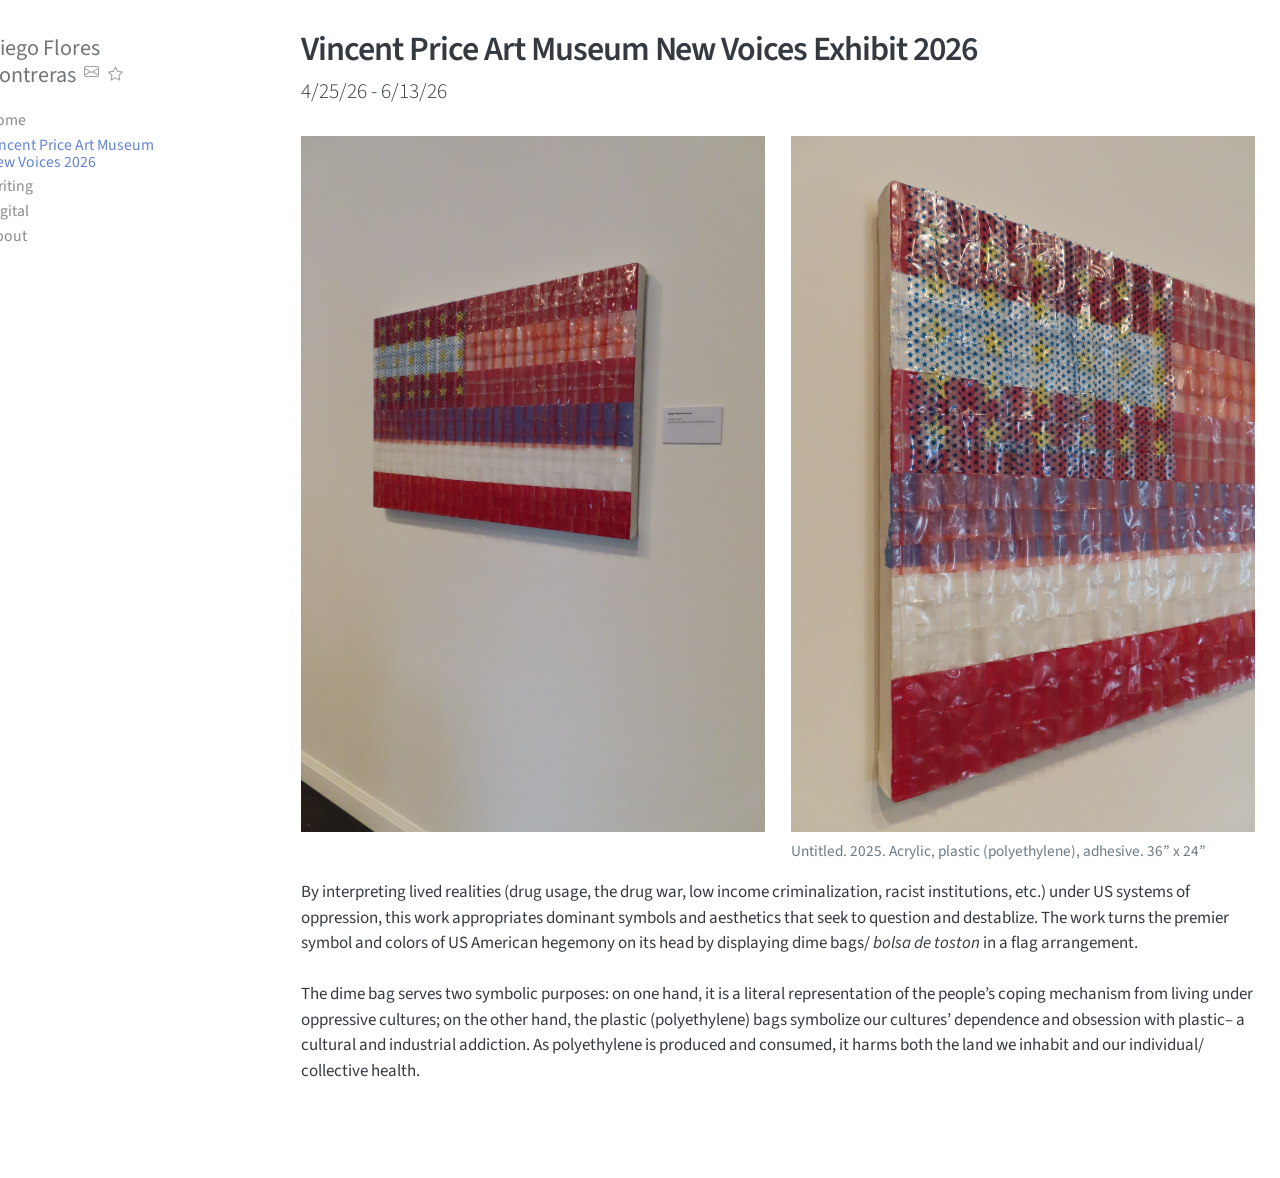
<file: elac.html>
<!DOCTYPE html>
<html xmlns="http://www.w3.org/1999/xhtml" lang="en" xml:lang="en"><head>

<meta charset="utf-8">
<meta name="generator" content="quarto-1.5.57">

<meta name="viewport" content="width=device-width, initial-scale=1.0, user-scalable=yes">


<title>Vincent Price Art Museum New Voices Exhibit 2026 – Diego Flores Contreras</title>
<style>
code{white-space: pre-wrap;}
span.smallcaps{font-variant: small-caps;}
div.columns{display: flex; gap: min(4vw, 1.5em);}
div.column{flex: auto; overflow-x: auto;}
div.hanging-indent{margin-left: 1.5em; text-indent: -1.5em;}
ul.task-list{list-style: none;}
ul.task-list li input[type="checkbox"] {
  width: 0.8em;
  margin: 0 0.8em 0.2em -1em; /* quarto-specific, see https://github.com/quarto-dev/quarto-cli/issues/4556 */ 
  vertical-align: middle;
}
</style>


<script src="site_libs/quarto-nav/quarto-nav.js"></script>
<script src="site_libs/quarto-nav/headroom.min.js"></script>
<script src="site_libs/clipboard/clipboard.min.js"></script>
<script src="site_libs/quarto-search/autocomplete.umd.js"></script>
<script src="site_libs/quarto-search/fuse.min.js"></script>
<script src="site_libs/quarto-search/quarto-search.js"></script>
<meta name="quarto:offset" content="./">
<script src="site_libs/quarto-html/quarto.js"></script>
<script src="site_libs/quarto-html/popper.min.js"></script>
<script src="site_libs/quarto-html/tippy.umd.min.js"></script>
<script src="site_libs/quarto-html/anchor.min.js"></script>
<link href="site_libs/quarto-html/tippy.css" rel="stylesheet">
<link href="site_libs/quarto-html/quarto-syntax-highlighting.css" rel="stylesheet" id="quarto-text-highlighting-styles">
<script src="site_libs/bootstrap/bootstrap.min.js"></script>
<link href="site_libs/bootstrap/bootstrap-icons.css" rel="stylesheet">
<link href="site_libs/bootstrap/bootstrap.min.css" rel="stylesheet" id="quarto-bootstrap" data-mode="light">
<script src="site_libs/quarto-contrib/glightbox/glightbox.min.js"></script>
<link href="site_libs/quarto-contrib/glightbox/glightbox.min.css" rel="stylesheet">
<link href="site_libs/quarto-contrib/glightbox/lightbox.css" rel="stylesheet">
<script id="quarto-search-options" type="application/json">{
  "location": "sidebar",
  "copy-button": false,
  "collapse-after": 3,
  "panel-placement": "start",
  "type": "textbox",
  "limit": 50,
  "keyboard-shortcut": [
    "f",
    "/",
    "s"
  ],
  "show-item-context": false,
  "language": {
    "search-no-results-text": "No results",
    "search-matching-documents-text": "matching documents",
    "search-copy-link-title": "Copy link to search",
    "search-hide-matches-text": "Hide additional matches",
    "search-more-match-text": "more match in this document",
    "search-more-matches-text": "more matches in this document",
    "search-clear-button-title": "Clear",
    "search-text-placeholder": "",
    "search-detached-cancel-button-title": "Cancel",
    "search-submit-button-title": "Submit",
    "search-label": "Search"
  }
}</script>


</head>

<body class="nav-sidebar floating">

<div id="quarto-search-results"></div>
  <header id="quarto-header" class="headroom fixed-top">
  <nav class="quarto-secondary-nav">
    <div class="container-fluid d-flex">
      <button type="button" class="quarto-btn-toggle btn" data-bs-toggle="collapse" role="button" data-bs-target=".quarto-sidebar-collapse-item" aria-controls="quarto-sidebar" aria-expanded="false" aria-label="Toggle sidebar navigation" onclick="if (window.quartoToggleHeadroom) { window.quartoToggleHeadroom(); }">
        <i class="bi bi-layout-text-sidebar-reverse"></i>
      </button>
        <nav class="quarto-page-breadcrumbs" aria-label="breadcrumb"><ol class="breadcrumb"><li class="breadcrumb-item"><a href="./elac.html">Vincent Price Art Museum New Voices 2026</a></li></ol></nav>
        <a class="flex-grow-1" role="navigation" data-bs-toggle="collapse" data-bs-target=".quarto-sidebar-collapse-item" aria-controls="quarto-sidebar" aria-expanded="false" aria-label="Toggle sidebar navigation" onclick="if (window.quartoToggleHeadroom) { window.quartoToggleHeadroom(); }">      
        </a>
    </div>
  </nav>
</header>
<!-- content -->
<div id="quarto-content" class="quarto-container page-columns page-rows-contents page-layout-full">
<!-- sidebar -->
  <nav id="quarto-sidebar" class="sidebar collapse collapse-horizontal quarto-sidebar-collapse-item sidebar-navigation floating overflow-auto">
    <div class="pt-lg-2 mt-2 text-left sidebar-header">
    <div class="sidebar-title mb-0 py-0">
      <a href="./">Diego Flores Contreras</a> 
        <div class="sidebar-tools-main">
    <a href="mailto:diegoflores48493@gmail.com" title="" class="quarto-navigation-tool px-1" aria-label=""><i class="bi bi-envelope"></i></a>
    <div class="dropdown">
      <a href="" title="" id="quarto-navigation-tool-dropdown-0" class="quarto-navigation-tool dropdown-toggle px-1" data-bs-toggle="dropdown" aria-expanded="false" role="link" aria-label=""><i class="bi bi-star"></i></a>
      <ul class="dropdown-menu" aria-labelledby="quarto-navigation-tool-dropdown-0">
          <li>
            <a class="dropdown-item sidebar-tools-main-item" href="https://www.river.site">
            River blog
            </a>
          </li>
      </ul>
    </div>
</div>
    </div>
      </div>
    <div class="sidebar-menu-container"> 
    <ul class="list-unstyled mt-1">
        <li class="sidebar-item">
  <div class="sidebar-item-container"> 
  <a href="./index.html" class="sidebar-item-text sidebar-link">
 <span class="menu-text">Home</span></a>
  </div>
</li>
        <li class="sidebar-item">
  <div class="sidebar-item-container"> 
  <a href="./elac.html" class="sidebar-item-text sidebar-link active">
 <span class="menu-text">Vincent Price Art Museum New Voices 2026</span></a>
  </div>
</li>
        <li class="sidebar-item">
  <div class="sidebar-item-container"> 
  <a href="./writings.html" class="sidebar-item-text sidebar-link">
 <span class="menu-text">Writing</span></a>
  </div>
</li>
        <li class="sidebar-item">
  <div class="sidebar-item-container"> 
  <a href="./photoshop.html" class="sidebar-item-text sidebar-link">
 <span class="menu-text">Digital</span></a>
  </div>
</li>
        <li class="sidebar-item">
  <div class="sidebar-item-container"> 
  <a href="./about.html" class="sidebar-item-text sidebar-link">
 <span class="menu-text">About</span></a>
  </div>
</li>
    </ul>
    </div>
</nav>
<div id="quarto-sidebar-glass" class="quarto-sidebar-collapse-item" data-bs-toggle="collapse" data-bs-target=".quarto-sidebar-collapse-item"></div>
<!-- margin-sidebar -->
    
<!-- main -->
<main class="content column-page-right" id="quarto-document-content">

<header id="title-block-header" class="quarto-title-block default">
<div class="quarto-title">
<h1 class="title">Vincent Price Art Museum New Voices Exhibit 2026</h1>
<p class="subtitle lead">4/25/26 - 6/13/26</p>
</div>



<div class="quarto-title-meta column-page-right">

    
  
    
  </div>
  


</header>


<div class="grid">
<div class="g-col-6">
<p><a href="images/IMG_2576.jpg" class="lightbox" data-gallery="quarto-lightbox-gallery-1"><img src="images/IMG_2576.jpg" class="img-fluid"></a></p>
</div>
<div class="g-col-6">
<div class="quarto-figure quarto-figure-center">
<figure class="figure">
<p><a href="images/IMG_2578.jpg" class="lightbox" data-gallery="quarto-lightbox-gallery-2" title="Untitled. 2025. Acrylic, plastic (polyethylene), adhesive. 36” x 24”"><img src="images/IMG_2578.jpg" class="img-fluid figure-img" alt="Untitled. 2025. Acrylic, plastic (polyethylene), adhesive. 36” x 24”"></a></p>
<figcaption>Untitled. 2025. Acrylic, plastic (polyethylene), adhesive. 36” x 24”</figcaption>
</figure>
</div>
</div>
</div>
<p>By interpreting lived realities (drug usage, the drug war, low income criminalization, racist institutions, etc.) under US systems of oppression, this work appropriates dominant symbols and aesthetics that seek to question and destablize. The work turns the premier symbol and colors of US American hegemony on its head by displaying dime bags/ <em>bolsa de toston</em> in a flag arrangement.<br>
<br>
The dime bag serves two symbolic purposes: on one hand, it is a literal representation of the people’s coping mechanism from living under oppressive cultures; on the other hand, the plastic (polyethylene) bags symbolize our cultures’ dependence and obsession with plastic– a cultural and industrial addiction. As polyethylene is produced and consumed, it harms both the land we inhabit and our individual/ collective health.</p>



</main> <!-- /main -->
<script id="quarto-html-after-body" type="application/javascript">
window.document.addEventListener("DOMContentLoaded", function (event) {
  const toggleBodyColorMode = (bsSheetEl) => {
    const mode = bsSheetEl.getAttribute("data-mode");
    const bodyEl = window.document.querySelector("body");
    if (mode === "dark") {
      bodyEl.classList.add("quarto-dark");
      bodyEl.classList.remove("quarto-light");
    } else {
      bodyEl.classList.add("quarto-light");
      bodyEl.classList.remove("quarto-dark");
    }
  }
  const toggleBodyColorPrimary = () => {
    const bsSheetEl = window.document.querySelector("link#quarto-bootstrap");
    if (bsSheetEl) {
      toggleBodyColorMode(bsSheetEl);
    }
  }
  toggleBodyColorPrimary();  
  const icon = "";
  const anchorJS = new window.AnchorJS();
  anchorJS.options = {
    placement: 'right',
    icon: icon
  };
  anchorJS.add('.anchored');
  const isCodeAnnotation = (el) => {
    for (const clz of el.classList) {
      if (clz.startsWith('code-annotation-')) {                     
        return true;
      }
    }
    return false;
  }
  const onCopySuccess = function(e) {
    // button target
    const button = e.trigger;
    // don't keep focus
    button.blur();
    // flash "checked"
    button.classList.add('code-copy-button-checked');
    var currentTitle = button.getAttribute("title");
    button.setAttribute("title", "Copied!");
    let tooltip;
    if (window.bootstrap) {
      button.setAttribute("data-bs-toggle", "tooltip");
      button.setAttribute("data-bs-placement", "left");
      button.setAttribute("data-bs-title", "Copied!");
      tooltip = new bootstrap.Tooltip(button, 
        { trigger: "manual", 
          customClass: "code-copy-button-tooltip",
          offset: [0, -8]});
      tooltip.show();    
    }
    setTimeout(function() {
      if (tooltip) {
        tooltip.hide();
        button.removeAttribute("data-bs-title");
        button.removeAttribute("data-bs-toggle");
        button.removeAttribute("data-bs-placement");
      }
      button.setAttribute("title", currentTitle);
      button.classList.remove('code-copy-button-checked');
    }, 1000);
    // clear code selection
    e.clearSelection();
  }
  const getTextToCopy = function(trigger) {
      const codeEl = trigger.previousElementSibling.cloneNode(true);
      for (const childEl of codeEl.children) {
        if (isCodeAnnotation(childEl)) {
          childEl.remove();
        }
      }
      return codeEl.innerText;
  }
  const clipboard = new window.ClipboardJS('.code-copy-button:not([data-in-quarto-modal])', {
    text: getTextToCopy
  });
  clipboard.on('success', onCopySuccess);
  if (window.document.getElementById('quarto-embedded-source-code-modal')) {
    // For code content inside modals, clipBoardJS needs to be initialized with a container option
    // TODO: Check when it could be a function (https://github.com/zenorocha/clipboard.js/issues/860)
    const clipboardModal = new window.ClipboardJS('.code-copy-button[data-in-quarto-modal]', {
      text: getTextToCopy,
      container: window.document.getElementById('quarto-embedded-source-code-modal')
    });
    clipboardModal.on('success', onCopySuccess);
  }
    var localhostRegex = new RegExp(/^(?:http|https):\/\/localhost\:?[0-9]*\//);
    var mailtoRegex = new RegExp(/^mailto:/);
      var filterRegex = new RegExp("https:\/\/diegoflores\.studio");
    var isInternal = (href) => {
        return filterRegex.test(href) || localhostRegex.test(href) || mailtoRegex.test(href);
    }
    // Inspect non-navigation links and adorn them if external
 	var links = window.document.querySelectorAll('a[href]:not(.nav-link):not(.navbar-brand):not(.toc-action):not(.sidebar-link):not(.sidebar-item-toggle):not(.pagination-link):not(.no-external):not([aria-hidden]):not(.dropdown-item):not(.quarto-navigation-tool):not(.about-link)');
    for (var i=0; i<links.length; i++) {
      const link = links[i];
      if (!isInternal(link.href)) {
        // undo the damage that might have been done by quarto-nav.js in the case of
        // links that we want to consider external
        if (link.dataset.originalHref !== undefined) {
          link.href = link.dataset.originalHref;
        }
      }
    }
  function tippyHover(el, contentFn, onTriggerFn, onUntriggerFn) {
    const config = {
      allowHTML: true,
      maxWidth: 500,
      delay: 100,
      arrow: false,
      appendTo: function(el) {
          return el.parentElement;
      },
      interactive: true,
      interactiveBorder: 10,
      theme: 'quarto',
      placement: 'bottom-start',
    };
    if (contentFn) {
      config.content = contentFn;
    }
    if (onTriggerFn) {
      config.onTrigger = onTriggerFn;
    }
    if (onUntriggerFn) {
      config.onUntrigger = onUntriggerFn;
    }
    window.tippy(el, config); 
  }
  const noterefs = window.document.querySelectorAll('a[role="doc-noteref"]');
  for (var i=0; i<noterefs.length; i++) {
    const ref = noterefs[i];
    tippyHover(ref, function() {
      // use id or data attribute instead here
      let href = ref.getAttribute('data-footnote-href') || ref.getAttribute('href');
      try { href = new URL(href).hash; } catch {}
      const id = href.replace(/^#\/?/, "");
      const note = window.document.getElementById(id);
      if (note) {
        return note.innerHTML;
      } else {
        return "";
      }
    });
  }
  const xrefs = window.document.querySelectorAll('a.quarto-xref');
  const processXRef = (id, note) => {
    // Strip column container classes
    const stripColumnClz = (el) => {
      el.classList.remove("page-full", "page-columns");
      if (el.children) {
        for (const child of el.children) {
          stripColumnClz(child);
        }
      }
    }
    stripColumnClz(note)
    if (id === null || id.startsWith('sec-')) {
      // Special case sections, only their first couple elements
      const container = document.createElement("div");
      if (note.children && note.children.length > 2) {
        container.appendChild(note.children[0].cloneNode(true));
        for (let i = 1; i < note.children.length; i++) {
          const child = note.children[i];
          if (child.tagName === "P" && child.innerText === "") {
            continue;
          } else {
            container.appendChild(child.cloneNode(true));
            break;
          }
        }
        if (window.Quarto?.typesetMath) {
          window.Quarto.typesetMath(container);
        }
        return container.innerHTML
      } else {
        if (window.Quarto?.typesetMath) {
          window.Quarto.typesetMath(note);
        }
        return note.innerHTML;
      }
    } else {
      // Remove any anchor links if they are present
      const anchorLink = note.querySelector('a.anchorjs-link');
      if (anchorLink) {
        anchorLink.remove();
      }
      if (window.Quarto?.typesetMath) {
        window.Quarto.typesetMath(note);
      }
      // TODO in 1.5, we should make sure this works without a callout special case
      if (note.classList.contains("callout")) {
        return note.outerHTML;
      } else {
        return note.innerHTML;
      }
    }
  }
  for (var i=0; i<xrefs.length; i++) {
    const xref = xrefs[i];
    tippyHover(xref, undefined, function(instance) {
      instance.disable();
      let url = xref.getAttribute('href');
      let hash = undefined; 
      if (url.startsWith('#')) {
        hash = url;
      } else {
        try { hash = new URL(url).hash; } catch {}
      }
      if (hash) {
        const id = hash.replace(/^#\/?/, "");
        const note = window.document.getElementById(id);
        if (note !== null) {
          try {
            const html = processXRef(id, note.cloneNode(true));
            instance.setContent(html);
          } finally {
            instance.enable();
            instance.show();
          }
        } else {
          // See if we can fetch this
          fetch(url.split('#')[0])
          .then(res => res.text())
          .then(html => {
            const parser = new DOMParser();
            const htmlDoc = parser.parseFromString(html, "text/html");
            const note = htmlDoc.getElementById(id);
            if (note !== null) {
              const html = processXRef(id, note);
              instance.setContent(html);
            } 
          }).finally(() => {
            instance.enable();
            instance.show();
          });
        }
      } else {
        // See if we can fetch a full url (with no hash to target)
        // This is a special case and we should probably do some content thinning / targeting
        fetch(url)
        .then(res => res.text())
        .then(html => {
          const parser = new DOMParser();
          const htmlDoc = parser.parseFromString(html, "text/html");
          const note = htmlDoc.querySelector('main.content');
          if (note !== null) {
            // This should only happen for chapter cross references
            // (since there is no id in the URL)
            // remove the first header
            if (note.children.length > 0 && note.children[0].tagName === "HEADER") {
              note.children[0].remove();
            }
            const html = processXRef(null, note);
            instance.setContent(html);
          } 
        }).finally(() => {
          instance.enable();
          instance.show();
        });
      }
    }, function(instance) {
    });
  }
      let selectedAnnoteEl;
      const selectorForAnnotation = ( cell, annotation) => {
        let cellAttr = 'data-code-cell="' + cell + '"';
        let lineAttr = 'data-code-annotation="' +  annotation + '"';
        const selector = 'span[' + cellAttr + '][' + lineAttr + ']';
        return selector;
      }
      const selectCodeLines = (annoteEl) => {
        const doc = window.document;
        const targetCell = annoteEl.getAttribute("data-target-cell");
        const targetAnnotation = annoteEl.getAttribute("data-target-annotation");
        const annoteSpan = window.document.querySelector(selectorForAnnotation(targetCell, targetAnnotation));
        const lines = annoteSpan.getAttribute("data-code-lines").split(",");
        const lineIds = lines.map((line) => {
          return targetCell + "-" + line;
        })
        let top = null;
        let height = null;
        let parent = null;
        if (lineIds.length > 0) {
            //compute the position of the single el (top and bottom and make a div)
            const el = window.document.getElementById(lineIds[0]);
            top = el.offsetTop;
            height = el.offsetHeight;
            parent = el.parentElement.parentElement;
          if (lineIds.length > 1) {
            const lastEl = window.document.getElementById(lineIds[lineIds.length - 1]);
            const bottom = lastEl.offsetTop + lastEl.offsetHeight;
            height = bottom - top;
          }
          if (top !== null && height !== null && parent !== null) {
            // cook up a div (if necessary) and position it 
            let div = window.document.getElementById("code-annotation-line-highlight");
            if (div === null) {
              div = window.document.createElement("div");
              div.setAttribute("id", "code-annotation-line-highlight");
              div.style.position = 'absolute';
              parent.appendChild(div);
            }
            div.style.top = top - 2 + "px";
            div.style.height = height + 4 + "px";
            div.style.left = 0;
            let gutterDiv = window.document.getElementById("code-annotation-line-highlight-gutter");
            if (gutterDiv === null) {
              gutterDiv = window.document.createElement("div");
              gutterDiv.setAttribute("id", "code-annotation-line-highlight-gutter");
              gutterDiv.style.position = 'absolute';
              const codeCell = window.document.getElementById(targetCell);
              const gutter = codeCell.querySelector('.code-annotation-gutter');
              gutter.appendChild(gutterDiv);
            }
            gutterDiv.style.top = top - 2 + "px";
            gutterDiv.style.height = height + 4 + "px";
          }
          selectedAnnoteEl = annoteEl;
        }
      };
      const unselectCodeLines = () => {
        const elementsIds = ["code-annotation-line-highlight", "code-annotation-line-highlight-gutter"];
        elementsIds.forEach((elId) => {
          const div = window.document.getElementById(elId);
          if (div) {
            div.remove();
          }
        });
        selectedAnnoteEl = undefined;
      };
        // Handle positioning of the toggle
    window.addEventListener(
      "resize",
      throttle(() => {
        elRect = undefined;
        if (selectedAnnoteEl) {
          selectCodeLines(selectedAnnoteEl);
        }
      }, 10)
    );
    function throttle(fn, ms) {
    let throttle = false;
    let timer;
      return (...args) => {
        if(!throttle) { // first call gets through
            fn.apply(this, args);
            throttle = true;
        } else { // all the others get throttled
            if(timer) clearTimeout(timer); // cancel #2
            timer = setTimeout(() => {
              fn.apply(this, args);
              timer = throttle = false;
            }, ms);
        }
      };
    }
      // Attach click handler to the DT
      const annoteDls = window.document.querySelectorAll('dt[data-target-cell]');
      for (const annoteDlNode of annoteDls) {
        annoteDlNode.addEventListener('click', (event) => {
          const clickedEl = event.target;
          if (clickedEl !== selectedAnnoteEl) {
            unselectCodeLines();
            const activeEl = window.document.querySelector('dt[data-target-cell].code-annotation-active');
            if (activeEl) {
              activeEl.classList.remove('code-annotation-active');
            }
            selectCodeLines(clickedEl);
            clickedEl.classList.add('code-annotation-active');
          } else {
            // Unselect the line
            unselectCodeLines();
            clickedEl.classList.remove('code-annotation-active');
          }
        });
      }
  const findCites = (el) => {
    const parentEl = el.parentElement;
    if (parentEl) {
      const cites = parentEl.dataset.cites;
      if (cites) {
        return {
          el,
          cites: cites.split(' ')
        };
      } else {
        return findCites(el.parentElement)
      }
    } else {
      return undefined;
    }
  };
  var bibliorefs = window.document.querySelectorAll('a[role="doc-biblioref"]');
  for (var i=0; i<bibliorefs.length; i++) {
    const ref = bibliorefs[i];
    const citeInfo = findCites(ref);
    if (citeInfo) {
      tippyHover(citeInfo.el, function() {
        var popup = window.document.createElement('div');
        citeInfo.cites.forEach(function(cite) {
          var citeDiv = window.document.createElement('div');
          citeDiv.classList.add('hanging-indent');
          citeDiv.classList.add('csl-entry');
          var biblioDiv = window.document.getElementById('ref-' + cite);
          if (biblioDiv) {
            citeDiv.innerHTML = biblioDiv.innerHTML;
          }
          popup.appendChild(citeDiv);
        });
        return popup.innerHTML;
      });
    }
  }
});
</script>
</div> <!-- /content -->
<script>var lightboxQuarto = GLightbox({"closeEffect":"zoom","descPosition":"bottom","loop":false,"selector":".lightbox","openEffect":"zoom"});
(function() {
  let previousOnload = window.onload;
  window.onload = () => {
    if (previousOnload) {
      previousOnload();
    }
    lightboxQuarto.on('slide_before_load', (data) => {
      const { slideIndex, slideNode, slideConfig, player, trigger } = data;
      const href = trigger.getAttribute('href');
      if (href !== null) {
        const imgEl = window.document.querySelector(`a[href="${href}"] img`);
        if (imgEl !== null) {
          const srcAttr = imgEl.getAttribute("src");
          if (srcAttr && srcAttr.startsWith("data:")) {
            slideConfig.href = srcAttr;
          }
        }
      } 
    });
  
    lightboxQuarto.on('slide_after_load', (data) => {
      const { slideIndex, slideNode, slideConfig, player, trigger } = data;
      if (window.Quarto?.typesetMath) {
        window.Quarto.typesetMath(slideNode);
      }
    });
  
  };
  
})();
          </script>




</body></html>
</file>
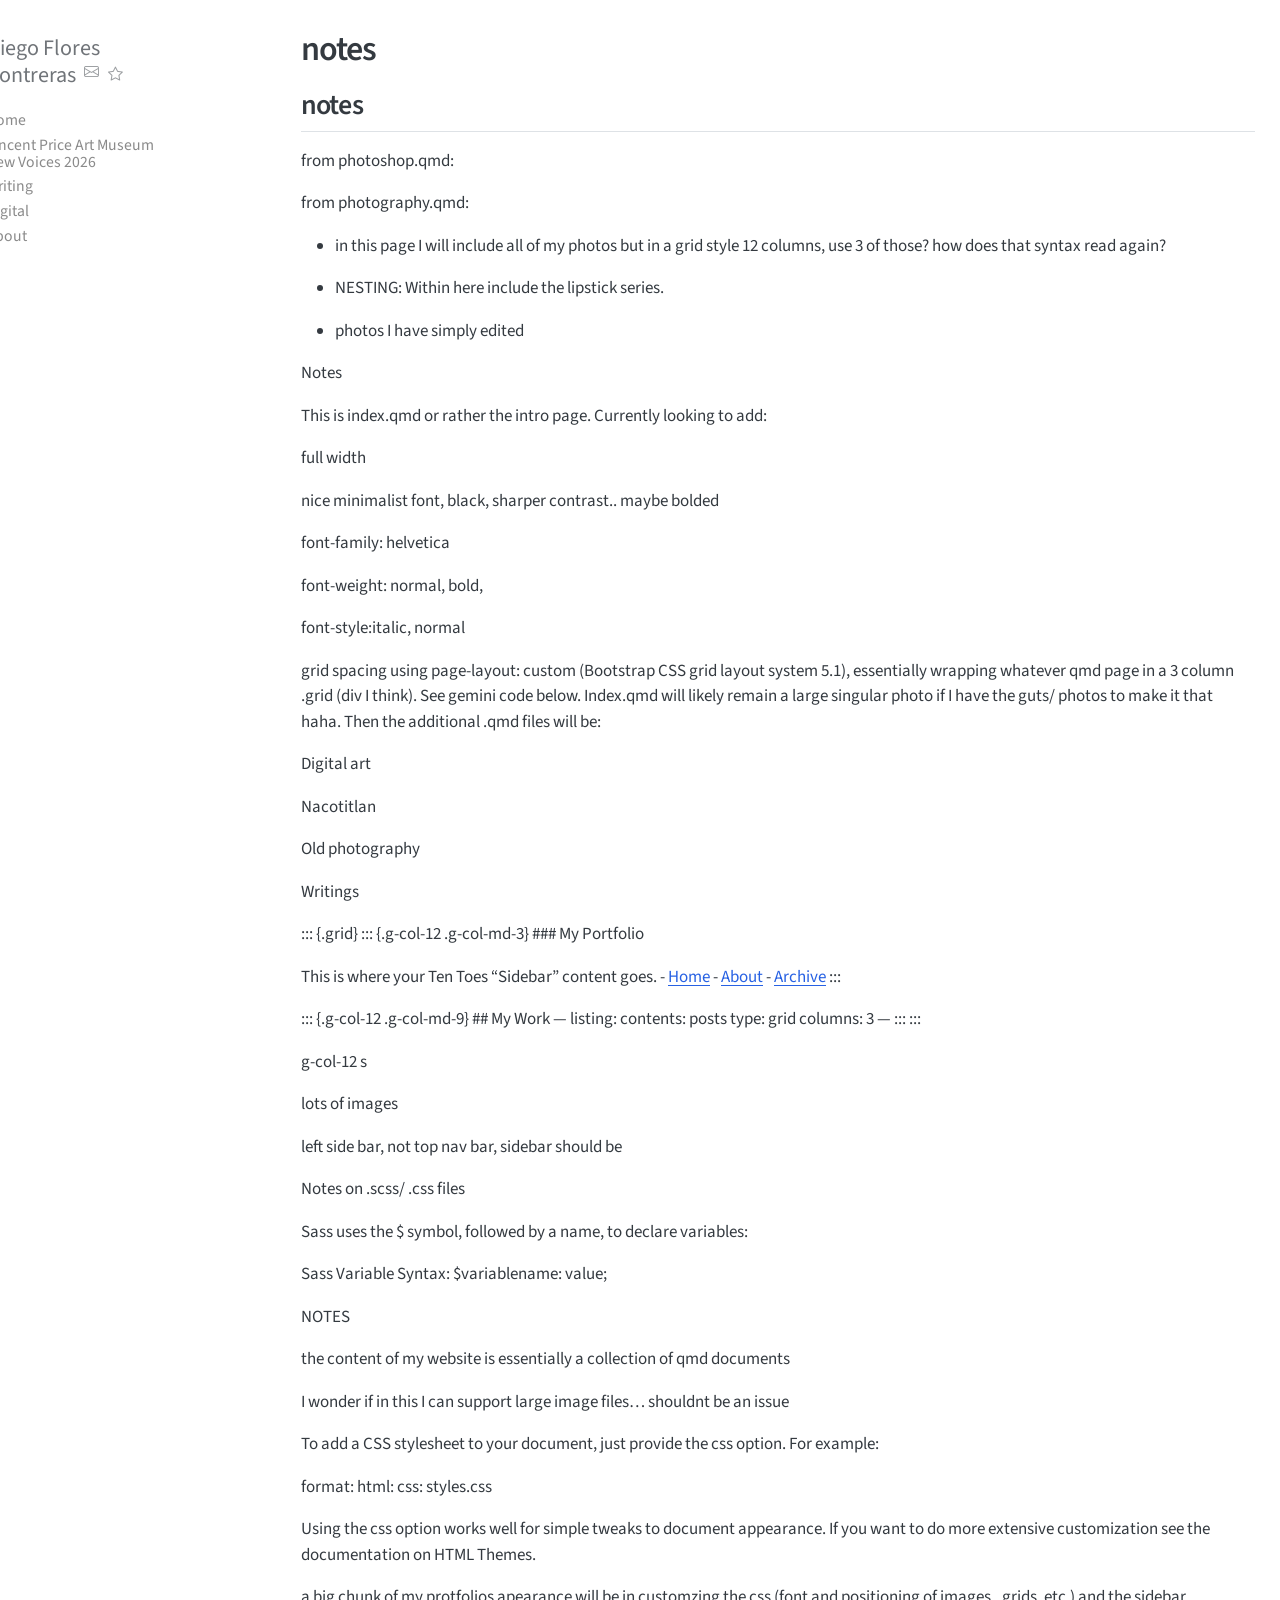
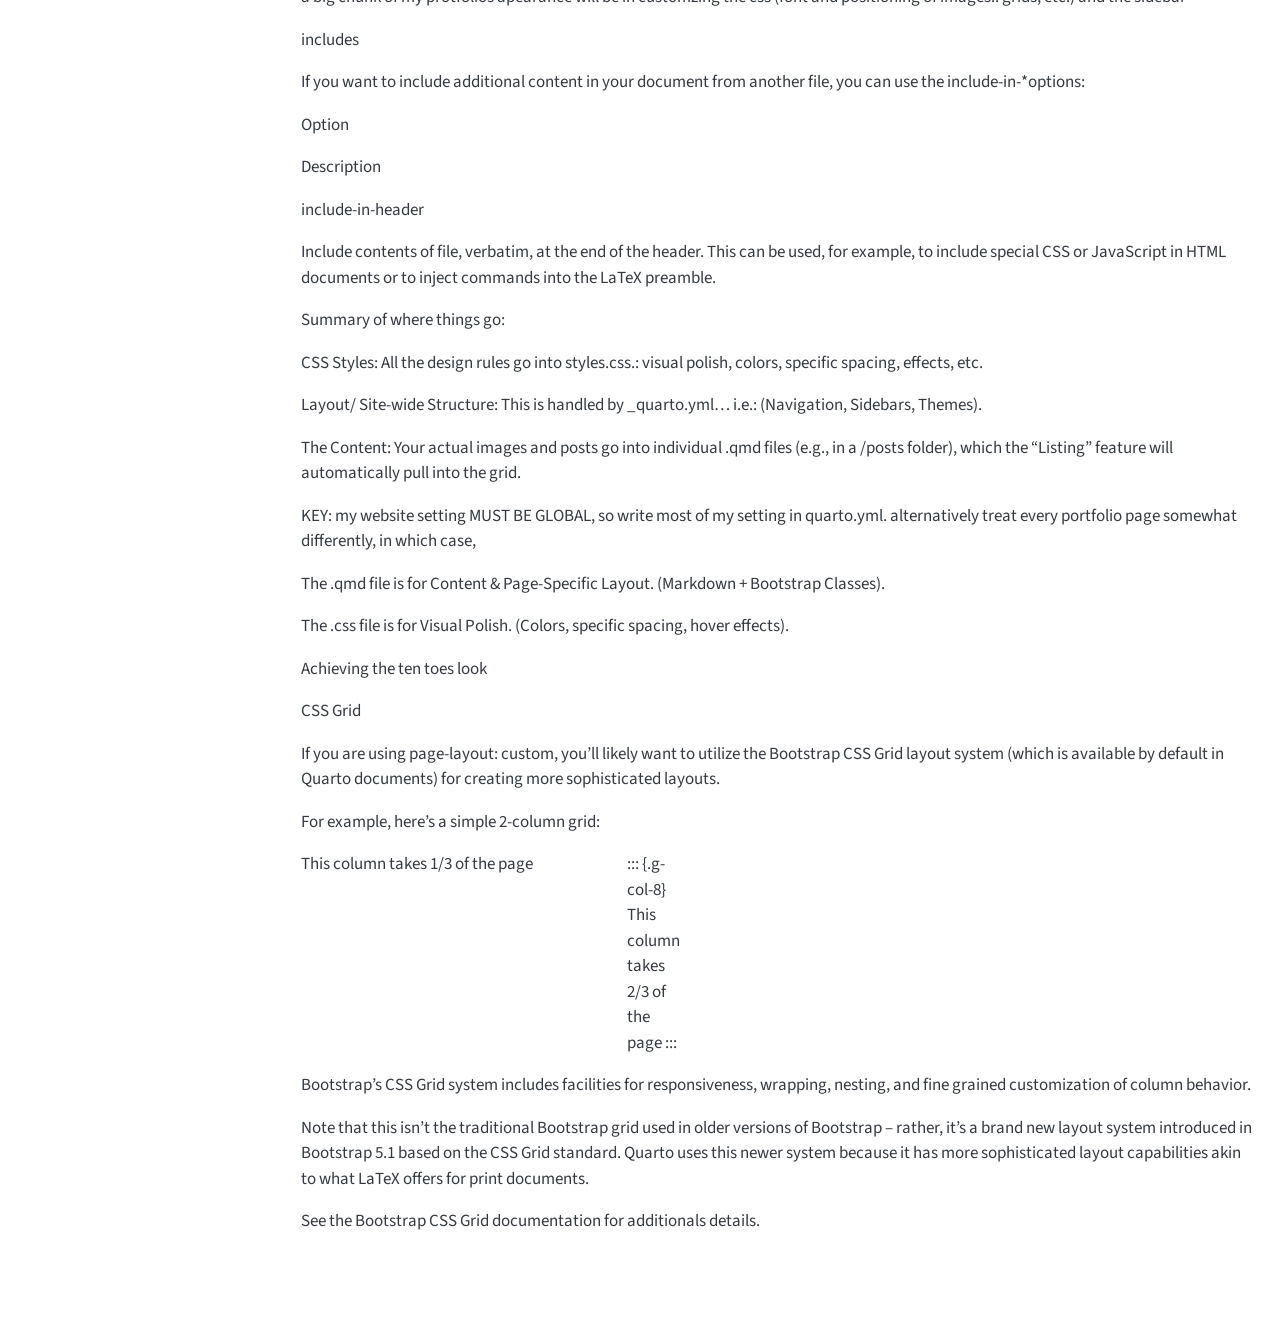
<file: notes.html>
<!DOCTYPE html>
<html xmlns="http://www.w3.org/1999/xhtml" lang="en" xml:lang="en"><head>

<meta charset="utf-8">
<meta name="generator" content="quarto-1.5.57">

<meta name="viewport" content="width=device-width, initial-scale=1.0, user-scalable=yes">


<title>notes – Diego Flores Contreras</title>
<style>
code{white-space: pre-wrap;}
span.smallcaps{font-variant: small-caps;}
div.columns{display: flex; gap: min(4vw, 1.5em);}
div.column{flex: auto; overflow-x: auto;}
div.hanging-indent{margin-left: 1.5em; text-indent: -1.5em;}
ul.task-list{list-style: none;}
ul.task-list li input[type="checkbox"] {
  width: 0.8em;
  margin: 0 0.8em 0.2em -1em; /* quarto-specific, see https://github.com/quarto-dev/quarto-cli/issues/4556 */ 
  vertical-align: middle;
}
</style>


<script src="site_libs/quarto-nav/quarto-nav.js"></script>
<script src="site_libs/quarto-nav/headroom.min.js"></script>
<script src="site_libs/clipboard/clipboard.min.js"></script>
<script src="site_libs/quarto-search/autocomplete.umd.js"></script>
<script src="site_libs/quarto-search/fuse.min.js"></script>
<script src="site_libs/quarto-search/quarto-search.js"></script>
<meta name="quarto:offset" content="./">
<script src="site_libs/quarto-html/quarto.js"></script>
<script src="site_libs/quarto-html/popper.min.js"></script>
<script src="site_libs/quarto-html/tippy.umd.min.js"></script>
<script src="site_libs/quarto-html/anchor.min.js"></script>
<link href="site_libs/quarto-html/tippy.css" rel="stylesheet">
<link href="site_libs/quarto-html/quarto-syntax-highlighting.css" rel="stylesheet" id="quarto-text-highlighting-styles">
<script src="site_libs/bootstrap/bootstrap.min.js"></script>
<link href="site_libs/bootstrap/bootstrap-icons.css" rel="stylesheet">
<link href="site_libs/bootstrap/bootstrap.min.css" rel="stylesheet" id="quarto-bootstrap" data-mode="light">
<script id="quarto-search-options" type="application/json">{
  "location": "sidebar",
  "copy-button": false,
  "collapse-after": 3,
  "panel-placement": "start",
  "type": "textbox",
  "limit": 50,
  "keyboard-shortcut": [
    "f",
    "/",
    "s"
  ],
  "show-item-context": false,
  "language": {
    "search-no-results-text": "No results",
    "search-matching-documents-text": "matching documents",
    "search-copy-link-title": "Copy link to search",
    "search-hide-matches-text": "Hide additional matches",
    "search-more-match-text": "more match in this document",
    "search-more-matches-text": "more matches in this document",
    "search-clear-button-title": "Clear",
    "search-text-placeholder": "",
    "search-detached-cancel-button-title": "Cancel",
    "search-submit-button-title": "Submit",
    "search-label": "Search"
  }
}</script>


</head>

<body class="nav-sidebar floating">

<div id="quarto-search-results"></div>
  <header id="quarto-header" class="headroom fixed-top">
  <nav class="quarto-secondary-nav">
    <div class="container-fluid d-flex">
      <button type="button" class="quarto-btn-toggle btn" data-bs-toggle="collapse" role="button" data-bs-target=".quarto-sidebar-collapse-item" aria-controls="quarto-sidebar" aria-expanded="false" aria-label="Toggle sidebar navigation" onclick="if (window.quartoToggleHeadroom) { window.quartoToggleHeadroom(); }">
        <i class="bi bi-layout-text-sidebar-reverse"></i>
      </button>
        <nav class="quarto-page-breadcrumbs" aria-label="breadcrumb"><ol class="breadcrumb"><li class="breadcrumb-item">
      Diego Flores Contreras
      </li></ol></nav>
        <a class="flex-grow-1" role="navigation" data-bs-toggle="collapse" data-bs-target=".quarto-sidebar-collapse-item" aria-controls="quarto-sidebar" aria-expanded="false" aria-label="Toggle sidebar navigation" onclick="if (window.quartoToggleHeadroom) { window.quartoToggleHeadroom(); }">      
        </a>
    </div>
  </nav>
</header>
<!-- content -->
<div id="quarto-content" class="quarto-container page-columns page-rows-contents page-layout-full">
<!-- sidebar -->
  <nav id="quarto-sidebar" class="sidebar collapse collapse-horizontal quarto-sidebar-collapse-item sidebar-navigation floating overflow-auto">
    <div class="pt-lg-2 mt-2 text-left sidebar-header">
    <div class="sidebar-title mb-0 py-0">
      <a href="./">Diego Flores Contreras</a> 
        <div class="sidebar-tools-main">
    <a href="mailto:diegoflores48493@gmail.com" title="" class="quarto-navigation-tool px-1" aria-label=""><i class="bi bi-envelope"></i></a>
    <div class="dropdown">
      <a href="" title="" id="quarto-navigation-tool-dropdown-0" class="quarto-navigation-tool dropdown-toggle px-1" data-bs-toggle="dropdown" aria-expanded="false" role="link" aria-label=""><i class="bi bi-star"></i></a>
      <ul class="dropdown-menu" aria-labelledby="quarto-navigation-tool-dropdown-0">
          <li>
            <a class="dropdown-item sidebar-tools-main-item" href="https://www.river.site">
            River blog
            </a>
          </li>
      </ul>
    </div>
</div>
    </div>
      </div>
    <div class="sidebar-menu-container"> 
    <ul class="list-unstyled mt-1">
        <li class="sidebar-item">
  <div class="sidebar-item-container"> 
  <a href="./index.html" class="sidebar-item-text sidebar-link">
 <span class="menu-text">Home</span></a>
  </div>
</li>
        <li class="sidebar-item">
  <div class="sidebar-item-container"> 
  <a href="./elac.html" class="sidebar-item-text sidebar-link">
 <span class="menu-text">Vincent Price Art Museum New Voices 2026</span></a>
  </div>
</li>
        <li class="sidebar-item">
  <div class="sidebar-item-container"> 
  <a href="./writings.html" class="sidebar-item-text sidebar-link">
 <span class="menu-text">Writing</span></a>
  </div>
</li>
        <li class="sidebar-item">
  <div class="sidebar-item-container"> 
  <a href="./photoshop.html" class="sidebar-item-text sidebar-link">
 <span class="menu-text">Digital</span></a>
  </div>
</li>
        <li class="sidebar-item">
  <div class="sidebar-item-container"> 
  <a href="./about.html" class="sidebar-item-text sidebar-link">
 <span class="menu-text">About</span></a>
  </div>
</li>
    </ul>
    </div>
</nav>
<div id="quarto-sidebar-glass" class="quarto-sidebar-collapse-item" data-bs-toggle="collapse" data-bs-target=".quarto-sidebar-collapse-item"></div>
<!-- margin-sidebar -->
    
<!-- main -->
<main class="content column-page-right" id="quarto-document-content">

<header id="title-block-header" class="quarto-title-block default">
<div class="quarto-title">
<h1 class="title">notes</h1>
</div>



<div class="quarto-title-meta column-page-right">

    
  
    
  </div>
  


</header>


<section id="notes" class="level2">
<h2 class="anchored" data-anchor-id="notes">notes</h2>
<p>from photoshop.qmd:</p>
<!-- testing to see if dot is error 
```dmial
graph G {
  bgcolor="transparent";
  layout=circo;
  fontsize="88";
  labelloc="t";
  overlap=orthoyx; #so far the one i like the most & false (reduce edge size)
  
  # Global attributes for nodes below
  node[
    fontsize="72"
    style=radial
    fillcolor="navajowhite:indianred4" // indianred:navajowhite, options 1:4
    gradientangle=0
  ];
  
  edge[
    dir=both
    colorscheme=greys5
    arrowsize=2
    penwidth=2
  ];
  
  "maiz 
  (1 kg)"  -- "7 squash";
  "maiz 
  (1 kg)" -- cebollines;
  "maiz 
  (1 kg)" -- "lemon tea, 
  2 bunches";
  "maiz 
  (1 kg)" -- "1 chia bag";
  "maiz 
  (1 kg)" -- "5 artichoke";
  "maiz 
  (1 kg)" -- "6 chiles gueros";
  "maiz 
  (1 kg)" -- "quelite, 2 bunches";
  "maiz 
  (1 kg)" --"arnica, 1 bunch";
  "maiz 
  (1 kg)" -- "huazontle, 2 bunches";
  "maiz 
  (1 kg)" -- "5 avacados";
  "maiz 
  (1 kg)" -- "chamomile tea";
  "maiz 
  (1 kg)" -- "purslane, 1 bunch";
  "maiz 
  (1 kg)" -- "13 tomatoes";
  "maiz 
  (1 kg)" -- "4 brocoli";
  "maiz 
  (1 kg)" -- "7 beats"
  "maiz 
  (1 kg)" -- "10 nopales";
  "maiz 
  (1 kg)" -- "11 small pears";
  "maiz 
  (1 kg)" -- "9 carrots";
}

```

```dmial
// cat >maiz.dot<<'EOF'
graph G{
  bgcolor="transparent";
  layout=neato;
  fontsize="88";
  labelloc="t";
  overlap=orthoyx; #so far the one i like the most & false (reduce edge size)
  
  # Global attributes for nodes below
  node[
    fontsize="72"
    style=radial
    fillcolor="navajowhite:indianred4" // indianred:navajowhite, options 1:4
    gradientangle=0
  ];
  
  edge[
    dir=both
    colorscheme=greys5
    arrowsize=2
    penwidth=2
  ];
  
  "maiz 
  (1 bandeja)"  -- "7 calabasitas";
  "maiz 
  (1 bandeja)" -- cebollines;
  "maiz 
  (1 bandeja)" -- "te de limon, 2 manojos";
  "maiz 
  (1 bandeja)" -- "1 bolsa de chia";
  "maiz 
  (1 bandeja)" -- "5 alcachofas";
  "maiz 
  (1 bandeja)" -- "6 chiles gueros";
  "maiz 
  (1 bandeja)" -- "quelite, 2 manojos";
  "maiz 
  (1 bandeja)" --"arnica, 1 manojo";
  "maiz 
  (1 bandeja)" -- "huazontle, 2 manojos";
  "maiz 
  (1 bandeja)" -- "5 aguacates";
  "maiz 
  (1 bandeja)" -- "manzanilla";
  "maiz 
  (1 bandeja)" -- "verdolagas";
  "maiz 
  (1 bandeja)" -- "13 tomates";
  "maiz 
  (1 bandeja)" -- "4 brocolis";
  "maiz 
  (1 bandeja)" -- "7 betabeles"
  "maiz 
  (1 bandeja)" -- "10 nopales";
  "maiz 
  (1 bandeja)" -- "11 peras chicas";
  "maiz 
  (1 bandeja)" -- "9 zanahoria";
}
// EOF


```

```bodanaojs
mindmap
  root((maiz))
    7 calabasitas
    
    cebollines
    
    2 manojos, te de limon
    
    1 bolsa de chia 
    
    5 alcachofas 
    
    6 chiles gueros 
    
    2 manojos, quelite 
    
    1 manojo, arnica 
    
    2 manojos, huazontle 
    
    5 aguacates 
    
    1 manaojo, te de manzanilla, 
    
    2 manojos, verdolagas
```

```dmial
graph G{
  layout=neato
  label=<<i> Maiz y sus intercambios en el trueque de Tepeaca, Puebla</i>>
  fontsize="44"
  labelloc="t";
  overlap=orthoyx; #so far the one i like the most & false (reduce edge size)
  #global node text size below 
  node[fontsize=32]
  
  maiz -- "7 calabasitas" [fontsize="64pt"]; # check 32 size not working but 44 is 
  maiz -- cebollines [fontsize="32pt"];
  maiz -- "te de limon, 2 manojos"[fontsize="32pt"];
  maiz -- "1 bolsa de chia"[fontsize="32pt"];
  maiz -- "5 alcachofas"[fontsize="32pt"];
  maiz -- "6 chiles gueros"[fontsize="32pt"];
  maiz -- "quelite, 2 manojos"[fontsize="32pt"];
  maiz --"arnica, 1 manojo"[fontsize="32pt"];
  maiz -- "huazontle, 2 manojos"[fontsize="32pt"];
  maiz -- "5 aguacates"[fontsize="32pt"];
  maiz -- "te de manzanilla, 1 manojo"[fontsize="32pt"];
  maiz -- "verdolagas, 2 manojos"[fontsize="32pt"];
}
# i really need color
# this is a great place to start and i will share this in addition to the wadley. i think it can really go somewhere fun i like the clash between what the graph is made for 
# install mermaid
# increase size
```

```dmial
// graphing the evolution of subcultures 
// communal 

// allegorical 

// if late industrial/ capitalist culture is the larger node the super structure how can i visually depict the ruptures and resistance, the communal allegorical engagements that include repture/ resistance, the cobbling, bricolage engagements, constructions. 

// styles and aesthetics 
```

```bodanaojs
wardley-beta
title Tea Shop Value Chain

anchor Business [0.95, 0.63]
component Cup of Tea [0.79, 0.61]
component Tea [0.63, 0.81]
component Hot Water [0.52, 0.80]
component Kettle [0.43, 0.35]
component Power [0.10, 0.70]

Business -> Cup of Tea
Cup of Tea -> Tea
Cup of Tea -> Hot Water
Hot Water -> Kettle
Kettle -> Power

evolve Kettle 0.62
evolve Power 0.89

note "Standardising power allows Kettles to evolve faster" [0.30, 0.49]


```
-->
<p>from photography.qmd:</p>
<ul>
<li><p>in this page I will include all of my photos but in a grid style 12 columns, use 3 of those? how does that syntax read again?</p></li>
<li><p>NESTING: Within here include the lipstick series.</p></li>
<li><p>photos I have simply edited</p></li>
</ul>
<p>Notes</p>
<p>This is index.qmd or rather the intro page. Currently looking to add:</p>
<p>full width</p>
<p>nice minimalist font, black, sharper contrast.. maybe bolded</p>
<p>font-family: helvetica</p>
<p>font-weight: normal, bold,</p>
<p>font-style:italic, normal</p>
<p>grid spacing using page-layout: custom (Bootstrap CSS grid layout system 5.1), essentially wrapping whatever qmd page in a 3 column .grid (div I think). See gemini code below. Index.qmd will likely remain a large singular photo if I have the guts/ photos to make it that haha. Then the additional .qmd files will be:</p>
<p>Digital art</p>
<p>Nacotitlan</p>
<p>Old photography</p>
<p>Writings</p>
<p>::: {.grid} ::: {.g-col-12 .g-col-md-3} ### My Portfolio&nbsp;</p>
<p>This is where your Ten Toes “Sidebar” content goes.&nbsp;-&nbsp;<a href="./index.html">Home</a>&nbsp;-&nbsp;<a href="./about.html">About</a>&nbsp;-&nbsp;<a href="archive.qmd">Archive</a> :::</p>
<p>::: {.g-col-12 .g-col-md-9}&nbsp;## My Work&nbsp;— listing: contents: posts type: grid&nbsp;columns: 3 —&nbsp;::: :::</p>
<p>g-col-12 s</p>
<p>lots of images</p>
<p>left side bar, not top nav bar, sidebar should be</p>
<p>Notes on .scss/ .css files</p>
<p>Sass uses the $ symbol, followed by a name, to declare variables:</p>
<p>Sass Variable Syntax: $variablename:&nbsp;value;</p>
<p>NOTES</p>
<p>the content of my website is essentially a collection of qmd documents</p>
<p>I wonder if in this I can support large image files… shouldnt be an issue</p>
<p>To add a CSS stylesheet to your document, just provide the&nbsp;css&nbsp;option. For example:</p>
<p>format: html: css: styles.css</p>
<p>Using the&nbsp;css&nbsp;option works well for simple tweaks to document appearance. If you want to do more extensive customization see the documentation on&nbsp;HTML Themes.</p>
<p>a big chunk of my protfolios apearance will be in customzing the css (font and positioning of images.. grids, etc.) and the sidebar</p>
<p>includes</p>
<p>If you want to include additional content in your document from another file, you can use the&nbsp;include-in-*options:</p>
<p>Option</p>
<p>Description</p>
<p>include-in-header</p>
<p>Include contents of&nbsp;file, verbatim, at the end of the header. This can be used, for example, to include special CSS or JavaScript in HTML documents or to inject commands into the LaTeX preamble.</p>
<p>Summary of where things go:</p>
<p>CSS Styles: All the design rules go into&nbsp;styles.css.: visual polish, colors, specific spacing, effects, etc.</p>
<p>Layout/ Site-wide Structure: This is handled by&nbsp;_quarto.yml… i.e.: (Navigation, Sidebars, Themes).</p>
<p>The Content: Your actual images and posts go into individual&nbsp;.qmd&nbsp;files (e.g., in a&nbsp;/posts&nbsp;folder), which the “Listing” feature will automatically pull into the grid.</p>
<p>KEY: my website setting MUST BE GLOBAL, so write most of my setting in quarto.yml. alternatively treat every portfolio page somewhat differently, in which case,</p>
<p>The .qmd file is for Content &amp; Page-Specific Layout. (Markdown + Bootstrap Classes).</p>
<p>The .css file is for Visual Polish. (Colors, specific spacing, hover effects).</p>
<p>Achieving the ten toes look</p>
<p>CSS Grid</p>
<p>If you are using&nbsp;page-layout: custom, you’ll likely want to utilize the&nbsp;Bootstrap CSS Grid&nbsp;layout system (which is available by default in Quarto documents) for creating more sophisticated layouts.</p>
<p>For example, here’s a simple 2-column grid:</p>
<div class="grid">
<div class="g-col-4">
<p>This column takes 1/3 of the page</p>
</div>
<p>::: {.g-col-8} This column takes 2/3 of the page :::</p>
</div>
<p>Bootstrap’s CSS Grid system includes facilities for responsiveness, wrapping, nesting, and fine grained customization of column behavior.</p>
<p>Note that this isn’t the traditional Bootstrap grid used in older versions of Bootstrap – rather, it’s a brand new layout system introduced in Bootstrap 5.1 based on the CSS Grid standard. Quarto uses this newer system because it has more sophisticated layout capabilities akin to what LaTeX offers for print documents.</p>
<p>See the&nbsp;Bootstrap CSS Grid&nbsp;documentation for additionals details.</p>


</section>

</main> <!-- /main -->
<script id="quarto-html-after-body" type="application/javascript">
window.document.addEventListener("DOMContentLoaded", function (event) {
  const toggleBodyColorMode = (bsSheetEl) => {
    const mode = bsSheetEl.getAttribute("data-mode");
    const bodyEl = window.document.querySelector("body");
    if (mode === "dark") {
      bodyEl.classList.add("quarto-dark");
      bodyEl.classList.remove("quarto-light");
    } else {
      bodyEl.classList.add("quarto-light");
      bodyEl.classList.remove("quarto-dark");
    }
  }
  const toggleBodyColorPrimary = () => {
    const bsSheetEl = window.document.querySelector("link#quarto-bootstrap");
    if (bsSheetEl) {
      toggleBodyColorMode(bsSheetEl);
    }
  }
  toggleBodyColorPrimary();  
  const icon = "";
  const anchorJS = new window.AnchorJS();
  anchorJS.options = {
    placement: 'right',
    icon: icon
  };
  anchorJS.add('.anchored');
  const isCodeAnnotation = (el) => {
    for (const clz of el.classList) {
      if (clz.startsWith('code-annotation-')) {                     
        return true;
      }
    }
    return false;
  }
  const onCopySuccess = function(e) {
    // button target
    const button = e.trigger;
    // don't keep focus
    button.blur();
    // flash "checked"
    button.classList.add('code-copy-button-checked');
    var currentTitle = button.getAttribute("title");
    button.setAttribute("title", "Copied!");
    let tooltip;
    if (window.bootstrap) {
      button.setAttribute("data-bs-toggle", "tooltip");
      button.setAttribute("data-bs-placement", "left");
      button.setAttribute("data-bs-title", "Copied!");
      tooltip = new bootstrap.Tooltip(button, 
        { trigger: "manual", 
          customClass: "code-copy-button-tooltip",
          offset: [0, -8]});
      tooltip.show();    
    }
    setTimeout(function() {
      if (tooltip) {
        tooltip.hide();
        button.removeAttribute("data-bs-title");
        button.removeAttribute("data-bs-toggle");
        button.removeAttribute("data-bs-placement");
      }
      button.setAttribute("title", currentTitle);
      button.classList.remove('code-copy-button-checked');
    }, 1000);
    // clear code selection
    e.clearSelection();
  }
  const getTextToCopy = function(trigger) {
      const codeEl = trigger.previousElementSibling.cloneNode(true);
      for (const childEl of codeEl.children) {
        if (isCodeAnnotation(childEl)) {
          childEl.remove();
        }
      }
      return codeEl.innerText;
  }
  const clipboard = new window.ClipboardJS('.code-copy-button:not([data-in-quarto-modal])', {
    text: getTextToCopy
  });
  clipboard.on('success', onCopySuccess);
  if (window.document.getElementById('quarto-embedded-source-code-modal')) {
    // For code content inside modals, clipBoardJS needs to be initialized with a container option
    // TODO: Check when it could be a function (https://github.com/zenorocha/clipboard.js/issues/860)
    const clipboardModal = new window.ClipboardJS('.code-copy-button[data-in-quarto-modal]', {
      text: getTextToCopy,
      container: window.document.getElementById('quarto-embedded-source-code-modal')
    });
    clipboardModal.on('success', onCopySuccess);
  }
    var localhostRegex = new RegExp(/^(?:http|https):\/\/localhost\:?[0-9]*\//);
    var mailtoRegex = new RegExp(/^mailto:/);
      var filterRegex = new RegExp("https:\/\/diegoflores\.studio");
    var isInternal = (href) => {
        return filterRegex.test(href) || localhostRegex.test(href) || mailtoRegex.test(href);
    }
    // Inspect non-navigation links and adorn them if external
 	var links = window.document.querySelectorAll('a[href]:not(.nav-link):not(.navbar-brand):not(.toc-action):not(.sidebar-link):not(.sidebar-item-toggle):not(.pagination-link):not(.no-external):not([aria-hidden]):not(.dropdown-item):not(.quarto-navigation-tool):not(.about-link)');
    for (var i=0; i<links.length; i++) {
      const link = links[i];
      if (!isInternal(link.href)) {
        // undo the damage that might have been done by quarto-nav.js in the case of
        // links that we want to consider external
        if (link.dataset.originalHref !== undefined) {
          link.href = link.dataset.originalHref;
        }
      }
    }
  function tippyHover(el, contentFn, onTriggerFn, onUntriggerFn) {
    const config = {
      allowHTML: true,
      maxWidth: 500,
      delay: 100,
      arrow: false,
      appendTo: function(el) {
          return el.parentElement;
      },
      interactive: true,
      interactiveBorder: 10,
      theme: 'quarto',
      placement: 'bottom-start',
    };
    if (contentFn) {
      config.content = contentFn;
    }
    if (onTriggerFn) {
      config.onTrigger = onTriggerFn;
    }
    if (onUntriggerFn) {
      config.onUntrigger = onUntriggerFn;
    }
    window.tippy(el, config); 
  }
  const noterefs = window.document.querySelectorAll('a[role="doc-noteref"]');
  for (var i=0; i<noterefs.length; i++) {
    const ref = noterefs[i];
    tippyHover(ref, function() {
      // use id or data attribute instead here
      let href = ref.getAttribute('data-footnote-href') || ref.getAttribute('href');
      try { href = new URL(href).hash; } catch {}
      const id = href.replace(/^#\/?/, "");
      const note = window.document.getElementById(id);
      if (note) {
        return note.innerHTML;
      } else {
        return "";
      }
    });
  }
  const xrefs = window.document.querySelectorAll('a.quarto-xref');
  const processXRef = (id, note) => {
    // Strip column container classes
    const stripColumnClz = (el) => {
      el.classList.remove("page-full", "page-columns");
      if (el.children) {
        for (const child of el.children) {
          stripColumnClz(child);
        }
      }
    }
    stripColumnClz(note)
    if (id === null || id.startsWith('sec-')) {
      // Special case sections, only their first couple elements
      const container = document.createElement("div");
      if (note.children && note.children.length > 2) {
        container.appendChild(note.children[0].cloneNode(true));
        for (let i = 1; i < note.children.length; i++) {
          const child = note.children[i];
          if (child.tagName === "P" && child.innerText === "") {
            continue;
          } else {
            container.appendChild(child.cloneNode(true));
            break;
          }
        }
        if (window.Quarto?.typesetMath) {
          window.Quarto.typesetMath(container);
        }
        return container.innerHTML
      } else {
        if (window.Quarto?.typesetMath) {
          window.Quarto.typesetMath(note);
        }
        return note.innerHTML;
      }
    } else {
      // Remove any anchor links if they are present
      const anchorLink = note.querySelector('a.anchorjs-link');
      if (anchorLink) {
        anchorLink.remove();
      }
      if (window.Quarto?.typesetMath) {
        window.Quarto.typesetMath(note);
      }
      // TODO in 1.5, we should make sure this works without a callout special case
      if (note.classList.contains("callout")) {
        return note.outerHTML;
      } else {
        return note.innerHTML;
      }
    }
  }
  for (var i=0; i<xrefs.length; i++) {
    const xref = xrefs[i];
    tippyHover(xref, undefined, function(instance) {
      instance.disable();
      let url = xref.getAttribute('href');
      let hash = undefined; 
      if (url.startsWith('#')) {
        hash = url;
      } else {
        try { hash = new URL(url).hash; } catch {}
      }
      if (hash) {
        const id = hash.replace(/^#\/?/, "");
        const note = window.document.getElementById(id);
        if (note !== null) {
          try {
            const html = processXRef(id, note.cloneNode(true));
            instance.setContent(html);
          } finally {
            instance.enable();
            instance.show();
          }
        } else {
          // See if we can fetch this
          fetch(url.split('#')[0])
          .then(res => res.text())
          .then(html => {
            const parser = new DOMParser();
            const htmlDoc = parser.parseFromString(html, "text/html");
            const note = htmlDoc.getElementById(id);
            if (note !== null) {
              const html = processXRef(id, note);
              instance.setContent(html);
            } 
          }).finally(() => {
            instance.enable();
            instance.show();
          });
        }
      } else {
        // See if we can fetch a full url (with no hash to target)
        // This is a special case and we should probably do some content thinning / targeting
        fetch(url)
        .then(res => res.text())
        .then(html => {
          const parser = new DOMParser();
          const htmlDoc = parser.parseFromString(html, "text/html");
          const note = htmlDoc.querySelector('main.content');
          if (note !== null) {
            // This should only happen for chapter cross references
            // (since there is no id in the URL)
            // remove the first header
            if (note.children.length > 0 && note.children[0].tagName === "HEADER") {
              note.children[0].remove();
            }
            const html = processXRef(null, note);
            instance.setContent(html);
          } 
        }).finally(() => {
          instance.enable();
          instance.show();
        });
      }
    }, function(instance) {
    });
  }
      let selectedAnnoteEl;
      const selectorForAnnotation = ( cell, annotation) => {
        let cellAttr = 'data-code-cell="' + cell + '"';
        let lineAttr = 'data-code-annotation="' +  annotation + '"';
        const selector = 'span[' + cellAttr + '][' + lineAttr + ']';
        return selector;
      }
      const selectCodeLines = (annoteEl) => {
        const doc = window.document;
        const targetCell = annoteEl.getAttribute("data-target-cell");
        const targetAnnotation = annoteEl.getAttribute("data-target-annotation");
        const annoteSpan = window.document.querySelector(selectorForAnnotation(targetCell, targetAnnotation));
        const lines = annoteSpan.getAttribute("data-code-lines").split(",");
        const lineIds = lines.map((line) => {
          return targetCell + "-" + line;
        })
        let top = null;
        let height = null;
        let parent = null;
        if (lineIds.length > 0) {
            //compute the position of the single el (top and bottom and make a div)
            const el = window.document.getElementById(lineIds[0]);
            top = el.offsetTop;
            height = el.offsetHeight;
            parent = el.parentElement.parentElement;
          if (lineIds.length > 1) {
            const lastEl = window.document.getElementById(lineIds[lineIds.length - 1]);
            const bottom = lastEl.offsetTop + lastEl.offsetHeight;
            height = bottom - top;
          }
          if (top !== null && height !== null && parent !== null) {
            // cook up a div (if necessary) and position it 
            let div = window.document.getElementById("code-annotation-line-highlight");
            if (div === null) {
              div = window.document.createElement("div");
              div.setAttribute("id", "code-annotation-line-highlight");
              div.style.position = 'absolute';
              parent.appendChild(div);
            }
            div.style.top = top - 2 + "px";
            div.style.height = height + 4 + "px";
            div.style.left = 0;
            let gutterDiv = window.document.getElementById("code-annotation-line-highlight-gutter");
            if (gutterDiv === null) {
              gutterDiv = window.document.createElement("div");
              gutterDiv.setAttribute("id", "code-annotation-line-highlight-gutter");
              gutterDiv.style.position = 'absolute';
              const codeCell = window.document.getElementById(targetCell);
              const gutter = codeCell.querySelector('.code-annotation-gutter');
              gutter.appendChild(gutterDiv);
            }
            gutterDiv.style.top = top - 2 + "px";
            gutterDiv.style.height = height + 4 + "px";
          }
          selectedAnnoteEl = annoteEl;
        }
      };
      const unselectCodeLines = () => {
        const elementsIds = ["code-annotation-line-highlight", "code-annotation-line-highlight-gutter"];
        elementsIds.forEach((elId) => {
          const div = window.document.getElementById(elId);
          if (div) {
            div.remove();
          }
        });
        selectedAnnoteEl = undefined;
      };
        // Handle positioning of the toggle
    window.addEventListener(
      "resize",
      throttle(() => {
        elRect = undefined;
        if (selectedAnnoteEl) {
          selectCodeLines(selectedAnnoteEl);
        }
      }, 10)
    );
    function throttle(fn, ms) {
    let throttle = false;
    let timer;
      return (...args) => {
        if(!throttle) { // first call gets through
            fn.apply(this, args);
            throttle = true;
        } else { // all the others get throttled
            if(timer) clearTimeout(timer); // cancel #2
            timer = setTimeout(() => {
              fn.apply(this, args);
              timer = throttle = false;
            }, ms);
        }
      };
    }
      // Attach click handler to the DT
      const annoteDls = window.document.querySelectorAll('dt[data-target-cell]');
      for (const annoteDlNode of annoteDls) {
        annoteDlNode.addEventListener('click', (event) => {
          const clickedEl = event.target;
          if (clickedEl !== selectedAnnoteEl) {
            unselectCodeLines();
            const activeEl = window.document.querySelector('dt[data-target-cell].code-annotation-active');
            if (activeEl) {
              activeEl.classList.remove('code-annotation-active');
            }
            selectCodeLines(clickedEl);
            clickedEl.classList.add('code-annotation-active');
          } else {
            // Unselect the line
            unselectCodeLines();
            clickedEl.classList.remove('code-annotation-active');
          }
        });
      }
  const findCites = (el) => {
    const parentEl = el.parentElement;
    if (parentEl) {
      const cites = parentEl.dataset.cites;
      if (cites) {
        return {
          el,
          cites: cites.split(' ')
        };
      } else {
        return findCites(el.parentElement)
      }
    } else {
      return undefined;
    }
  };
  var bibliorefs = window.document.querySelectorAll('a[role="doc-biblioref"]');
  for (var i=0; i<bibliorefs.length; i++) {
    const ref = bibliorefs[i];
    const citeInfo = findCites(ref);
    if (citeInfo) {
      tippyHover(citeInfo.el, function() {
        var popup = window.document.createElement('div');
        citeInfo.cites.forEach(function(cite) {
          var citeDiv = window.document.createElement('div');
          citeDiv.classList.add('hanging-indent');
          citeDiv.classList.add('csl-entry');
          var biblioDiv = window.document.getElementById('ref-' + cite);
          if (biblioDiv) {
            citeDiv.innerHTML = biblioDiv.innerHTML;
          }
          popup.appendChild(citeDiv);
        });
        return popup.innerHTML;
      });
    }
  }
});
</script>
</div> <!-- /content -->




</body></html>
</file>
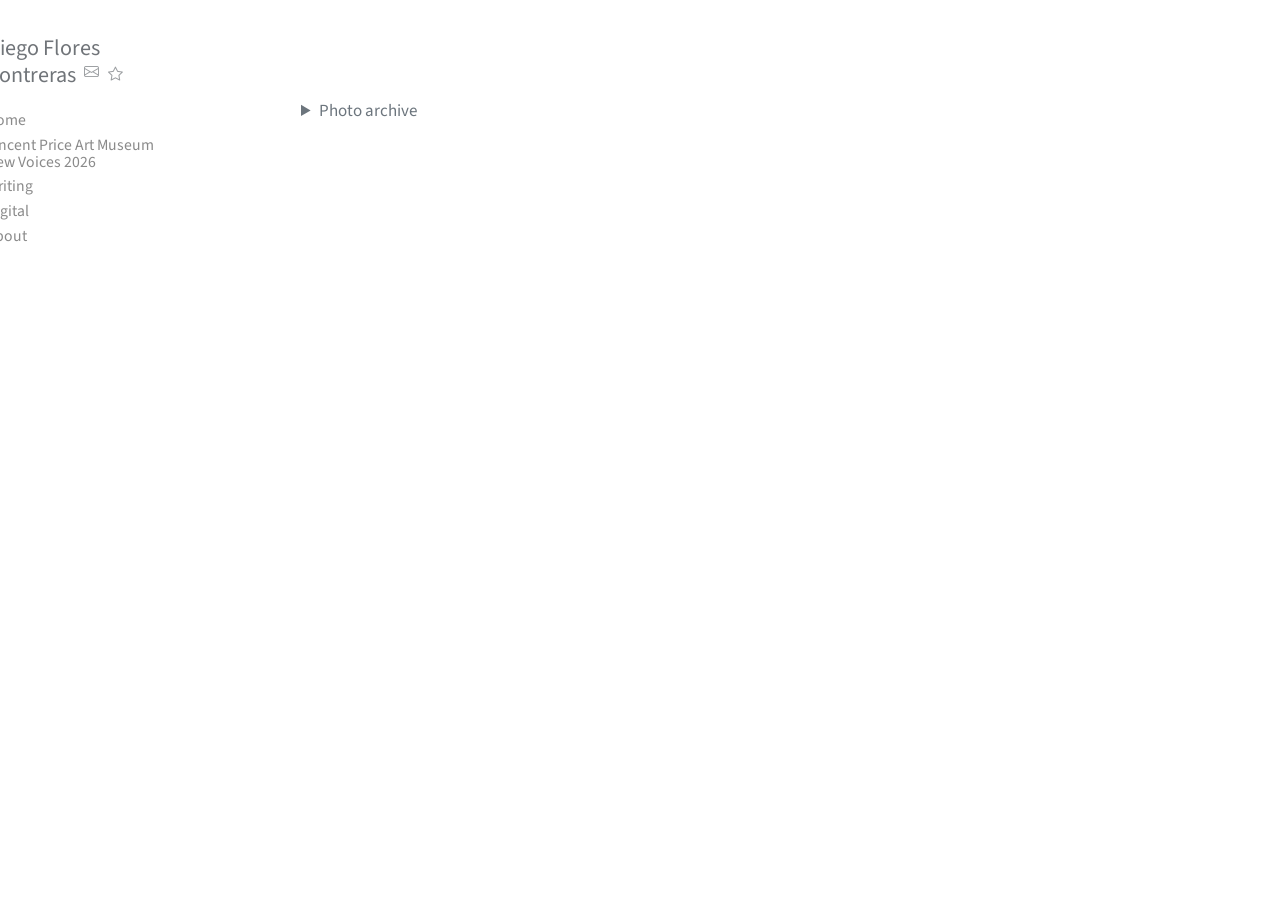
<file: photography.html>
<!DOCTYPE html>
<html xmlns="http://www.w3.org/1999/xhtml" lang="en" xml:lang="en"><head>

<meta charset="utf-8">
<meta name="generator" content="quarto-1.5.57">

<meta name="viewport" content="width=device-width, initial-scale=1.0, user-scalable=yes">


<title>photography – Diego Flores Contreras</title>
<style>
code{white-space: pre-wrap;}
span.smallcaps{font-variant: small-caps;}
div.columns{display: flex; gap: min(4vw, 1.5em);}
div.column{flex: auto; overflow-x: auto;}
div.hanging-indent{margin-left: 1.5em; text-indent: -1.5em;}
ul.task-list{list-style: none;}
ul.task-list li input[type="checkbox"] {
  width: 0.8em;
  margin: 0 0.8em 0.2em -1em; /* quarto-specific, see https://github.com/quarto-dev/quarto-cli/issues/4556 */ 
  vertical-align: middle;
}
</style>


<script src="site_libs/quarto-nav/quarto-nav.js"></script>
<script src="site_libs/quarto-nav/headroom.min.js"></script>
<script src="site_libs/clipboard/clipboard.min.js"></script>
<script src="site_libs/quarto-search/autocomplete.umd.js"></script>
<script src="site_libs/quarto-search/fuse.min.js"></script>
<script src="site_libs/quarto-search/quarto-search.js"></script>
<meta name="quarto:offset" content="./">
<script src="site_libs/quarto-html/quarto.js"></script>
<script src="site_libs/quarto-html/popper.min.js"></script>
<script src="site_libs/quarto-html/tippy.umd.min.js"></script>
<script src="site_libs/quarto-html/anchor.min.js"></script>
<link href="site_libs/quarto-html/tippy.css" rel="stylesheet">
<link href="site_libs/quarto-html/quarto-syntax-highlighting.css" rel="stylesheet" id="quarto-text-highlighting-styles">
<script src="site_libs/bootstrap/bootstrap.min.js"></script>
<link href="site_libs/bootstrap/bootstrap-icons.css" rel="stylesheet">
<link href="site_libs/bootstrap/bootstrap.min.css" rel="stylesheet" id="quarto-bootstrap" data-mode="light">
<script src="site_libs/quarto-contrib/glightbox/glightbox.min.js"></script>
<link href="site_libs/quarto-contrib/glightbox/glightbox.min.css" rel="stylesheet">
<link href="site_libs/quarto-contrib/glightbox/lightbox.css" rel="stylesheet">
<script id="quarto-search-options" type="application/json">{
  "location": "sidebar",
  "copy-button": false,
  "collapse-after": 3,
  "panel-placement": "start",
  "type": "textbox",
  "limit": 50,
  "keyboard-shortcut": [
    "f",
    "/",
    "s"
  ],
  "show-item-context": false,
  "language": {
    "search-no-results-text": "No results",
    "search-matching-documents-text": "matching documents",
    "search-copy-link-title": "Copy link to search",
    "search-hide-matches-text": "Hide additional matches",
    "search-more-match-text": "more match in this document",
    "search-more-matches-text": "more matches in this document",
    "search-clear-button-title": "Clear",
    "search-text-placeholder": "",
    "search-detached-cancel-button-title": "Cancel",
    "search-submit-button-title": "Submit",
    "search-label": "Search"
  }
}</script>


</head>

<body class="nav-sidebar floating">

<div id="quarto-search-results"></div>
  <header id="quarto-header" class="headroom fixed-top">
  <nav class="quarto-secondary-nav">
    <div class="container-fluid d-flex">
      <button type="button" class="quarto-btn-toggle btn" data-bs-toggle="collapse" role="button" data-bs-target=".quarto-sidebar-collapse-item" aria-controls="quarto-sidebar" aria-expanded="false" aria-label="Toggle sidebar navigation" onclick="if (window.quartoToggleHeadroom) { window.quartoToggleHeadroom(); }">
        <i class="bi bi-layout-text-sidebar-reverse"></i>
      </button>
        <nav class="quarto-page-breadcrumbs" aria-label="breadcrumb"><ol class="breadcrumb"><li class="breadcrumb-item">
      Diego Flores Contreras
      </li></ol></nav>
        <a class="flex-grow-1" role="navigation" data-bs-toggle="collapse" data-bs-target=".quarto-sidebar-collapse-item" aria-controls="quarto-sidebar" aria-expanded="false" aria-label="Toggle sidebar navigation" onclick="if (window.quartoToggleHeadroom) { window.quartoToggleHeadroom(); }">      
        </a>
    </div>
  </nav>
</header>
<!-- content -->
<div id="quarto-content" class="quarto-container page-columns page-rows-contents page-layout-full">
<!-- sidebar -->
  <nav id="quarto-sidebar" class="sidebar collapse collapse-horizontal quarto-sidebar-collapse-item sidebar-navigation floating overflow-auto">
    <div class="pt-lg-2 mt-2 text-left sidebar-header">
    <div class="sidebar-title mb-0 py-0">
      <a href="./">Diego Flores Contreras</a> 
        <div class="sidebar-tools-main">
    <a href="mailto:diegoflores48493@gmail.com" title="" class="quarto-navigation-tool px-1" aria-label=""><i class="bi bi-envelope"></i></a>
    <div class="dropdown">
      <a href="" title="" id="quarto-navigation-tool-dropdown-0" class="quarto-navigation-tool dropdown-toggle px-1" data-bs-toggle="dropdown" aria-expanded="false" role="link" aria-label=""><i class="bi bi-star"></i></a>
      <ul class="dropdown-menu" aria-labelledby="quarto-navigation-tool-dropdown-0">
          <li>
            <a class="dropdown-item sidebar-tools-main-item" href="https://www.river.site">
            River blog
            </a>
          </li>
      </ul>
    </div>
</div>
    </div>
      </div>
    <div class="sidebar-menu-container"> 
    <ul class="list-unstyled mt-1">
        <li class="sidebar-item">
  <div class="sidebar-item-container"> 
  <a href="./index.html" class="sidebar-item-text sidebar-link">
 <span class="menu-text">Home</span></a>
  </div>
</li>
        <li class="sidebar-item">
  <div class="sidebar-item-container"> 
  <a href="./elac.html" class="sidebar-item-text sidebar-link">
 <span class="menu-text">Vincent Price Art Museum New Voices 2026</span></a>
  </div>
</li>
        <li class="sidebar-item">
  <div class="sidebar-item-container"> 
  <a href="./writings.html" class="sidebar-item-text sidebar-link">
 <span class="menu-text">Writing</span></a>
  </div>
</li>
        <li class="sidebar-item">
  <div class="sidebar-item-container"> 
  <a href="./photoshop.html" class="sidebar-item-text sidebar-link">
 <span class="menu-text">Digital</span></a>
  </div>
</li>
        <li class="sidebar-item">
  <div class="sidebar-item-container"> 
  <a href="./about.html" class="sidebar-item-text sidebar-link">
 <span class="menu-text">About</span></a>
  </div>
</li>
    </ul>
    </div>
</nav>
<div id="quarto-sidebar-glass" class="quarto-sidebar-collapse-item" data-bs-toggle="collapse" data-bs-target=".quarto-sidebar-collapse-item"></div>
<!-- margin-sidebar -->
    
<!-- main -->
<main class="content column-page-right" id="quarto-document-content">




<p><br>
<br>
</p>
<details>
<summary>
Photo archive
</summary>
<div class="tt-grid">
<div class="post">
<p><a href="images/vivi w mirror.jpg" class="lightbox" data-gallery="quarto-lightbox-gallery-1"><img src="images/vivi w mirror.jpg" class="img-fluid"></a></p>
</div>
<div class="post">
<p><a href="images/zac_guitar.jpg" class="lightbox" data-gallery="quarto-lightbox-gallery-2"><img src="images/zac_guitar.jpg" class="img-fluid"></a></p>
</div>
<div class="post">
<p><a href="images/zac_viv.jpg" class="lightbox" data-gallery="quarto-lightbox-gallery-3"><img src="images/zac_viv.jpg" class="img-fluid"></a></p>
</div>
<div class="post">
<p><a href="images/zac_car.jpg" class="lightbox" data-gallery="quarto-lightbox-gallery-4"><img src="images/zac_car.jpg" class="img-fluid"></a></p>
</div>
<div class="post">
<p><a href="images/viv on couch.jpg" class="lightbox" data-gallery="quarto-lightbox-gallery-5"><img src="images/viv on couch.jpg" class="img-fluid"></a></p>
</div>
<div class="post">
<p><a href="images/atlas.jpg" class="lightbox" data-gallery="quarto-lightbox-gallery-6"><img src="images/atlas.jpg" class="img-fluid"></a></p>
</div>
<div class="post">
<div class="quarto-figure quarto-figure-center">
<figure class="figure">
<p><a href="images/self_portrait_2.jpg" class="lightbox" data-gallery="quarto-lightbox-gallery-7" title="Self portrait 2"><img src="images/self_portrait_2.jpg" class="img-fluid figure-img" alt="Self portrait 2"></a></p>
<figcaption>Self portrait 2</figcaption>
</figure>
</div>
</div>
<div class="post">
<div class="quarto-figure quarto-figure-center">
<figure class="figure">
<p><a href="images/self_portrait_3.jpg" class="lightbox" data-gallery="quarto-lightbox-gallery-8" title="Self portrait 3"><img src="images/self_portrait_3.jpg" class="img-fluid figure-img" alt="Self portrait 3"></a></p>
<figcaption>Self portrait 3</figcaption>
</figure>
</div>
</div>
<div class="post">
<div class="quarto-figure quarto-figure-center">
<figure class="figure">
<p><a href="images/self_portrait.jpg" class="lightbox" data-gallery="quarto-lightbox-gallery-9" title="Self portrait 1"><img src="images/self_portrait.jpg" class="img-fluid figure-img" alt="Self portrait 1"></a></p>
<figcaption>Self portrait 1</figcaption>
</figure>
</div>
</div>
<div class="post">
<p><a href="images/pei.jpg" class="lightbox" data-gallery="quarto-lightbox-gallery-10"><img src="images/pei.jpg" class="img-fluid"></a></p>
</div>
<div class="post">
<p><a href="images/pei pt2 green.jpg" class="lightbox" data-gallery="quarto-lightbox-gallery-11"><img src="images/pei pt2 green.jpg" class="img-fluid"></a></p>
</div>
</div>
</details>



</main> <!-- /main -->
<script id="quarto-html-after-body" type="application/javascript">
window.document.addEventListener("DOMContentLoaded", function (event) {
  const toggleBodyColorMode = (bsSheetEl) => {
    const mode = bsSheetEl.getAttribute("data-mode");
    const bodyEl = window.document.querySelector("body");
    if (mode === "dark") {
      bodyEl.classList.add("quarto-dark");
      bodyEl.classList.remove("quarto-light");
    } else {
      bodyEl.classList.add("quarto-light");
      bodyEl.classList.remove("quarto-dark");
    }
  }
  const toggleBodyColorPrimary = () => {
    const bsSheetEl = window.document.querySelector("link#quarto-bootstrap");
    if (bsSheetEl) {
      toggleBodyColorMode(bsSheetEl);
    }
  }
  toggleBodyColorPrimary();  
  const icon = "";
  const anchorJS = new window.AnchorJS();
  anchorJS.options = {
    placement: 'right',
    icon: icon
  };
  anchorJS.add('.anchored');
  const isCodeAnnotation = (el) => {
    for (const clz of el.classList) {
      if (clz.startsWith('code-annotation-')) {                     
        return true;
      }
    }
    return false;
  }
  const onCopySuccess = function(e) {
    // button target
    const button = e.trigger;
    // don't keep focus
    button.blur();
    // flash "checked"
    button.classList.add('code-copy-button-checked');
    var currentTitle = button.getAttribute("title");
    button.setAttribute("title", "Copied!");
    let tooltip;
    if (window.bootstrap) {
      button.setAttribute("data-bs-toggle", "tooltip");
      button.setAttribute("data-bs-placement", "left");
      button.setAttribute("data-bs-title", "Copied!");
      tooltip = new bootstrap.Tooltip(button, 
        { trigger: "manual", 
          customClass: "code-copy-button-tooltip",
          offset: [0, -8]});
      tooltip.show();    
    }
    setTimeout(function() {
      if (tooltip) {
        tooltip.hide();
        button.removeAttribute("data-bs-title");
        button.removeAttribute("data-bs-toggle");
        button.removeAttribute("data-bs-placement");
      }
      button.setAttribute("title", currentTitle);
      button.classList.remove('code-copy-button-checked');
    }, 1000);
    // clear code selection
    e.clearSelection();
  }
  const getTextToCopy = function(trigger) {
      const codeEl = trigger.previousElementSibling.cloneNode(true);
      for (const childEl of codeEl.children) {
        if (isCodeAnnotation(childEl)) {
          childEl.remove();
        }
      }
      return codeEl.innerText;
  }
  const clipboard = new window.ClipboardJS('.code-copy-button:not([data-in-quarto-modal])', {
    text: getTextToCopy
  });
  clipboard.on('success', onCopySuccess);
  if (window.document.getElementById('quarto-embedded-source-code-modal')) {
    // For code content inside modals, clipBoardJS needs to be initialized with a container option
    // TODO: Check when it could be a function (https://github.com/zenorocha/clipboard.js/issues/860)
    const clipboardModal = new window.ClipboardJS('.code-copy-button[data-in-quarto-modal]', {
      text: getTextToCopy,
      container: window.document.getElementById('quarto-embedded-source-code-modal')
    });
    clipboardModal.on('success', onCopySuccess);
  }
    var localhostRegex = new RegExp(/^(?:http|https):\/\/localhost\:?[0-9]*\//);
    var mailtoRegex = new RegExp(/^mailto:/);
      var filterRegex = new RegExp("https:\/\/diegoflores\.studio");
    var isInternal = (href) => {
        return filterRegex.test(href) || localhostRegex.test(href) || mailtoRegex.test(href);
    }
    // Inspect non-navigation links and adorn them if external
 	var links = window.document.querySelectorAll('a[href]:not(.nav-link):not(.navbar-brand):not(.toc-action):not(.sidebar-link):not(.sidebar-item-toggle):not(.pagination-link):not(.no-external):not([aria-hidden]):not(.dropdown-item):not(.quarto-navigation-tool):not(.about-link)');
    for (var i=0; i<links.length; i++) {
      const link = links[i];
      if (!isInternal(link.href)) {
        // undo the damage that might have been done by quarto-nav.js in the case of
        // links that we want to consider external
        if (link.dataset.originalHref !== undefined) {
          link.href = link.dataset.originalHref;
        }
      }
    }
  function tippyHover(el, contentFn, onTriggerFn, onUntriggerFn) {
    const config = {
      allowHTML: true,
      maxWidth: 500,
      delay: 100,
      arrow: false,
      appendTo: function(el) {
          return el.parentElement;
      },
      interactive: true,
      interactiveBorder: 10,
      theme: 'quarto',
      placement: 'bottom-start',
    };
    if (contentFn) {
      config.content = contentFn;
    }
    if (onTriggerFn) {
      config.onTrigger = onTriggerFn;
    }
    if (onUntriggerFn) {
      config.onUntrigger = onUntriggerFn;
    }
    window.tippy(el, config); 
  }
  const noterefs = window.document.querySelectorAll('a[role="doc-noteref"]');
  for (var i=0; i<noterefs.length; i++) {
    const ref = noterefs[i];
    tippyHover(ref, function() {
      // use id or data attribute instead here
      let href = ref.getAttribute('data-footnote-href') || ref.getAttribute('href');
      try { href = new URL(href).hash; } catch {}
      const id = href.replace(/^#\/?/, "");
      const note = window.document.getElementById(id);
      if (note) {
        return note.innerHTML;
      } else {
        return "";
      }
    });
  }
  const xrefs = window.document.querySelectorAll('a.quarto-xref');
  const processXRef = (id, note) => {
    // Strip column container classes
    const stripColumnClz = (el) => {
      el.classList.remove("page-full", "page-columns");
      if (el.children) {
        for (const child of el.children) {
          stripColumnClz(child);
        }
      }
    }
    stripColumnClz(note)
    if (id === null || id.startsWith('sec-')) {
      // Special case sections, only their first couple elements
      const container = document.createElement("div");
      if (note.children && note.children.length > 2) {
        container.appendChild(note.children[0].cloneNode(true));
        for (let i = 1; i < note.children.length; i++) {
          const child = note.children[i];
          if (child.tagName === "P" && child.innerText === "") {
            continue;
          } else {
            container.appendChild(child.cloneNode(true));
            break;
          }
        }
        if (window.Quarto?.typesetMath) {
          window.Quarto.typesetMath(container);
        }
        return container.innerHTML
      } else {
        if (window.Quarto?.typesetMath) {
          window.Quarto.typesetMath(note);
        }
        return note.innerHTML;
      }
    } else {
      // Remove any anchor links if they are present
      const anchorLink = note.querySelector('a.anchorjs-link');
      if (anchorLink) {
        anchorLink.remove();
      }
      if (window.Quarto?.typesetMath) {
        window.Quarto.typesetMath(note);
      }
      // TODO in 1.5, we should make sure this works without a callout special case
      if (note.classList.contains("callout")) {
        return note.outerHTML;
      } else {
        return note.innerHTML;
      }
    }
  }
  for (var i=0; i<xrefs.length; i++) {
    const xref = xrefs[i];
    tippyHover(xref, undefined, function(instance) {
      instance.disable();
      let url = xref.getAttribute('href');
      let hash = undefined; 
      if (url.startsWith('#')) {
        hash = url;
      } else {
        try { hash = new URL(url).hash; } catch {}
      }
      if (hash) {
        const id = hash.replace(/^#\/?/, "");
        const note = window.document.getElementById(id);
        if (note !== null) {
          try {
            const html = processXRef(id, note.cloneNode(true));
            instance.setContent(html);
          } finally {
            instance.enable();
            instance.show();
          }
        } else {
          // See if we can fetch this
          fetch(url.split('#')[0])
          .then(res => res.text())
          .then(html => {
            const parser = new DOMParser();
            const htmlDoc = parser.parseFromString(html, "text/html");
            const note = htmlDoc.getElementById(id);
            if (note !== null) {
              const html = processXRef(id, note);
              instance.setContent(html);
            } 
          }).finally(() => {
            instance.enable();
            instance.show();
          });
        }
      } else {
        // See if we can fetch a full url (with no hash to target)
        // This is a special case and we should probably do some content thinning / targeting
        fetch(url)
        .then(res => res.text())
        .then(html => {
          const parser = new DOMParser();
          const htmlDoc = parser.parseFromString(html, "text/html");
          const note = htmlDoc.querySelector('main.content');
          if (note !== null) {
            // This should only happen for chapter cross references
            // (since there is no id in the URL)
            // remove the first header
            if (note.children.length > 0 && note.children[0].tagName === "HEADER") {
              note.children[0].remove();
            }
            const html = processXRef(null, note);
            instance.setContent(html);
          } 
        }).finally(() => {
          instance.enable();
          instance.show();
        });
      }
    }, function(instance) {
    });
  }
      let selectedAnnoteEl;
      const selectorForAnnotation = ( cell, annotation) => {
        let cellAttr = 'data-code-cell="' + cell + '"';
        let lineAttr = 'data-code-annotation="' +  annotation + '"';
        const selector = 'span[' + cellAttr + '][' + lineAttr + ']';
        return selector;
      }
      const selectCodeLines = (annoteEl) => {
        const doc = window.document;
        const targetCell = annoteEl.getAttribute("data-target-cell");
        const targetAnnotation = annoteEl.getAttribute("data-target-annotation");
        const annoteSpan = window.document.querySelector(selectorForAnnotation(targetCell, targetAnnotation));
        const lines = annoteSpan.getAttribute("data-code-lines").split(",");
        const lineIds = lines.map((line) => {
          return targetCell + "-" + line;
        })
        let top = null;
        let height = null;
        let parent = null;
        if (lineIds.length > 0) {
            //compute the position of the single el (top and bottom and make a div)
            const el = window.document.getElementById(lineIds[0]);
            top = el.offsetTop;
            height = el.offsetHeight;
            parent = el.parentElement.parentElement;
          if (lineIds.length > 1) {
            const lastEl = window.document.getElementById(lineIds[lineIds.length - 1]);
            const bottom = lastEl.offsetTop + lastEl.offsetHeight;
            height = bottom - top;
          }
          if (top !== null && height !== null && parent !== null) {
            // cook up a div (if necessary) and position it 
            let div = window.document.getElementById("code-annotation-line-highlight");
            if (div === null) {
              div = window.document.createElement("div");
              div.setAttribute("id", "code-annotation-line-highlight");
              div.style.position = 'absolute';
              parent.appendChild(div);
            }
            div.style.top = top - 2 + "px";
            div.style.height = height + 4 + "px";
            div.style.left = 0;
            let gutterDiv = window.document.getElementById("code-annotation-line-highlight-gutter");
            if (gutterDiv === null) {
              gutterDiv = window.document.createElement("div");
              gutterDiv.setAttribute("id", "code-annotation-line-highlight-gutter");
              gutterDiv.style.position = 'absolute';
              const codeCell = window.document.getElementById(targetCell);
              const gutter = codeCell.querySelector('.code-annotation-gutter');
              gutter.appendChild(gutterDiv);
            }
            gutterDiv.style.top = top - 2 + "px";
            gutterDiv.style.height = height + 4 + "px";
          }
          selectedAnnoteEl = annoteEl;
        }
      };
      const unselectCodeLines = () => {
        const elementsIds = ["code-annotation-line-highlight", "code-annotation-line-highlight-gutter"];
        elementsIds.forEach((elId) => {
          const div = window.document.getElementById(elId);
          if (div) {
            div.remove();
          }
        });
        selectedAnnoteEl = undefined;
      };
        // Handle positioning of the toggle
    window.addEventListener(
      "resize",
      throttle(() => {
        elRect = undefined;
        if (selectedAnnoteEl) {
          selectCodeLines(selectedAnnoteEl);
        }
      }, 10)
    );
    function throttle(fn, ms) {
    let throttle = false;
    let timer;
      return (...args) => {
        if(!throttle) { // first call gets through
            fn.apply(this, args);
            throttle = true;
        } else { // all the others get throttled
            if(timer) clearTimeout(timer); // cancel #2
            timer = setTimeout(() => {
              fn.apply(this, args);
              timer = throttle = false;
            }, ms);
        }
      };
    }
      // Attach click handler to the DT
      const annoteDls = window.document.querySelectorAll('dt[data-target-cell]');
      for (const annoteDlNode of annoteDls) {
        annoteDlNode.addEventListener('click', (event) => {
          const clickedEl = event.target;
          if (clickedEl !== selectedAnnoteEl) {
            unselectCodeLines();
            const activeEl = window.document.querySelector('dt[data-target-cell].code-annotation-active');
            if (activeEl) {
              activeEl.classList.remove('code-annotation-active');
            }
            selectCodeLines(clickedEl);
            clickedEl.classList.add('code-annotation-active');
          } else {
            // Unselect the line
            unselectCodeLines();
            clickedEl.classList.remove('code-annotation-active');
          }
        });
      }
  const findCites = (el) => {
    const parentEl = el.parentElement;
    if (parentEl) {
      const cites = parentEl.dataset.cites;
      if (cites) {
        return {
          el,
          cites: cites.split(' ')
        };
      } else {
        return findCites(el.parentElement)
      }
    } else {
      return undefined;
    }
  };
  var bibliorefs = window.document.querySelectorAll('a[role="doc-biblioref"]');
  for (var i=0; i<bibliorefs.length; i++) {
    const ref = bibliorefs[i];
    const citeInfo = findCites(ref);
    if (citeInfo) {
      tippyHover(citeInfo.el, function() {
        var popup = window.document.createElement('div');
        citeInfo.cites.forEach(function(cite) {
          var citeDiv = window.document.createElement('div');
          citeDiv.classList.add('hanging-indent');
          citeDiv.classList.add('csl-entry');
          var biblioDiv = window.document.getElementById('ref-' + cite);
          if (biblioDiv) {
            citeDiv.innerHTML = biblioDiv.innerHTML;
          }
          popup.appendChild(citeDiv);
        });
        return popup.innerHTML;
      });
    }
  }
});
</script>
</div> <!-- /content -->
<script>var lightboxQuarto = GLightbox({"descPosition":"bottom","openEffect":"zoom","closeEffect":"zoom","selector":".lightbox","loop":false});
(function() {
  let previousOnload = window.onload;
  window.onload = () => {
    if (previousOnload) {
      previousOnload();
    }
    lightboxQuarto.on('slide_before_load', (data) => {
      const { slideIndex, slideNode, slideConfig, player, trigger } = data;
      const href = trigger.getAttribute('href');
      if (href !== null) {
        const imgEl = window.document.querySelector(`a[href="${href}"] img`);
        if (imgEl !== null) {
          const srcAttr = imgEl.getAttribute("src");
          if (srcAttr && srcAttr.startsWith("data:")) {
            slideConfig.href = srcAttr;
          }
        }
      } 
    });
  
    lightboxQuarto.on('slide_after_load', (data) => {
      const { slideIndex, slideNode, slideConfig, player, trigger } = data;
      if (window.Quarto?.typesetMath) {
        window.Quarto.typesetMath(slideNode);
      }
    });
  
  };
  
})();
          </script>




</body></html>
</file>
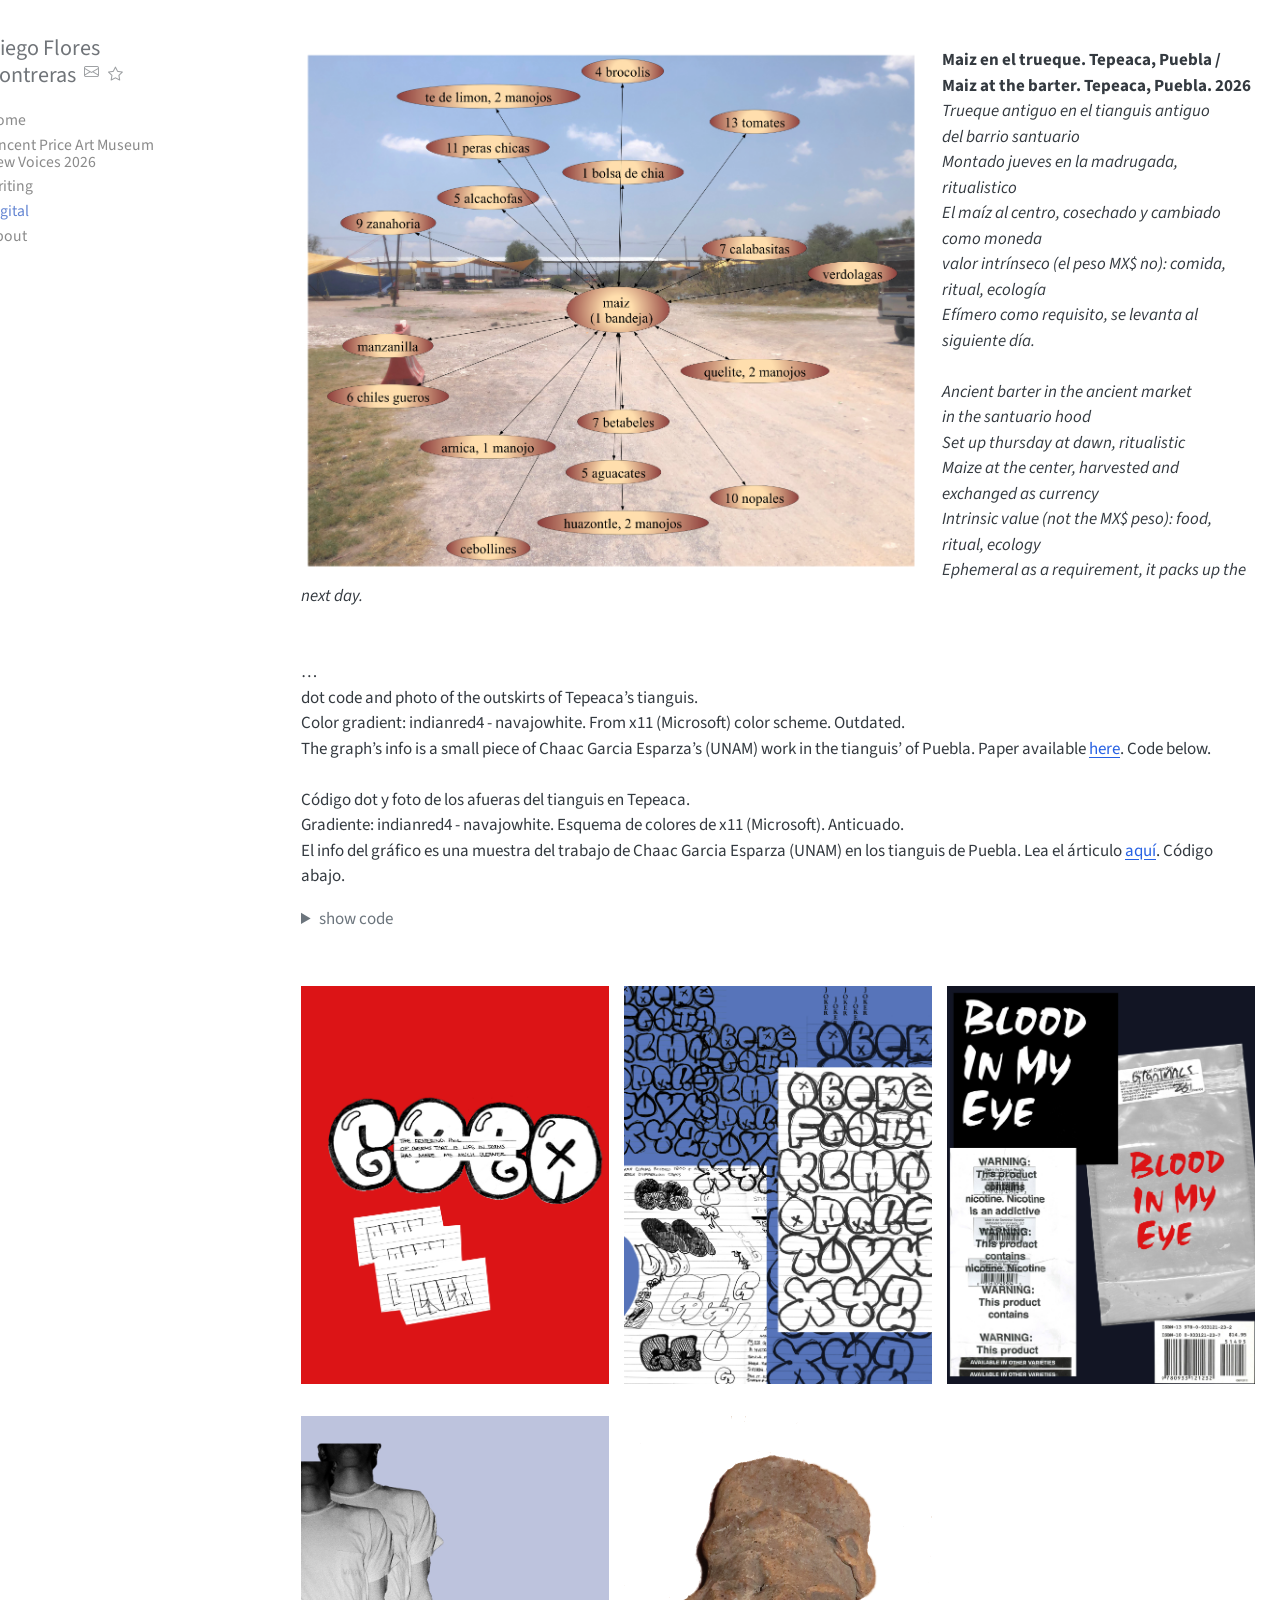
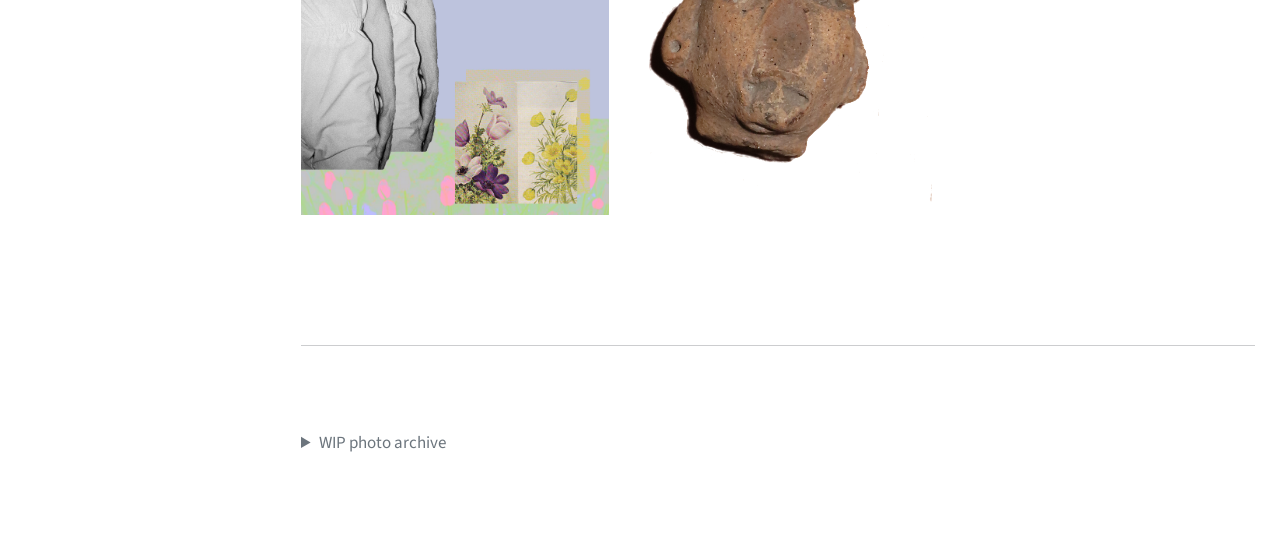
<file: photoshop.html>
<!DOCTYPE html>
<html xmlns="http://www.w3.org/1999/xhtml" lang="en" xml:lang="en"><head>

<meta charset="utf-8">
<meta name="generator" content="quarto-1.5.57">

<meta name="viewport" content="width=device-width, initial-scale=1.0, user-scalable=yes">


<title>photoshop – Diego Flores Contreras</title>
<style>
code{white-space: pre-wrap;}
span.smallcaps{font-variant: small-caps;}
div.columns{display: flex; gap: min(4vw, 1.5em);}
div.column{flex: auto; overflow-x: auto;}
div.hanging-indent{margin-left: 1.5em; text-indent: -1.5em;}
ul.task-list{list-style: none;}
ul.task-list li input[type="checkbox"] {
  width: 0.8em;
  margin: 0 0.8em 0.2em -1em; /* quarto-specific, see https://github.com/quarto-dev/quarto-cli/issues/4556 */ 
  vertical-align: middle;
}
/* CSS for syntax highlighting */
pre > code.sourceCode { white-space: pre; position: relative; }
pre > code.sourceCode > span { line-height: 1.25; }
pre > code.sourceCode > span:empty { height: 1.2em; }
.sourceCode { overflow: visible; }
code.sourceCode > span { color: inherit; text-decoration: inherit; }
div.sourceCode { margin: 1em 0; }
pre.sourceCode { margin: 0; }
@media screen {
div.sourceCode { overflow: auto; }
}
@media print {
pre > code.sourceCode { white-space: pre-wrap; }
pre > code.sourceCode > span { display: inline-block; text-indent: -5em; padding-left: 5em; }
}
pre.numberSource code
  { counter-reset: source-line 0; }
pre.numberSource code > span
  { position: relative; left: -4em; counter-increment: source-line; }
pre.numberSource code > span > a:first-child::before
  { content: counter(source-line);
    position: relative; left: -1em; text-align: right; vertical-align: baseline;
    border: none; display: inline-block;
    -webkit-touch-callout: none; -webkit-user-select: none;
    -khtml-user-select: none; -moz-user-select: none;
    -ms-user-select: none; user-select: none;
    padding: 0 4px; width: 4em;
  }
pre.numberSource { margin-left: 3em;  padding-left: 4px; }
div.sourceCode
  {   }
@media screen {
pre > code.sourceCode > span > a:first-child::before { text-decoration: underline; }
}
</style>


<script src="site_libs/quarto-nav/quarto-nav.js"></script>
<script src="site_libs/quarto-nav/headroom.min.js"></script>
<script src="site_libs/clipboard/clipboard.min.js"></script>
<script src="site_libs/quarto-search/autocomplete.umd.js"></script>
<script src="site_libs/quarto-search/fuse.min.js"></script>
<script src="site_libs/quarto-search/quarto-search.js"></script>
<meta name="quarto:offset" content="./">
<script src="site_libs/quarto-html/quarto.js"></script>
<script src="site_libs/quarto-html/popper.min.js"></script>
<script src="site_libs/quarto-html/tippy.umd.min.js"></script>
<script src="site_libs/quarto-html/anchor.min.js"></script>
<link href="site_libs/quarto-html/tippy.css" rel="stylesheet">
<link href="site_libs/quarto-html/quarto-syntax-highlighting.css" rel="stylesheet" id="quarto-text-highlighting-styles">
<script src="site_libs/bootstrap/bootstrap.min.js"></script>
<link href="site_libs/bootstrap/bootstrap-icons.css" rel="stylesheet">
<link href="site_libs/bootstrap/bootstrap.min.css" rel="stylesheet" id="quarto-bootstrap" data-mode="light">
<script src="site_libs/quarto-contrib/glightbox/glightbox.min.js"></script>
<link href="site_libs/quarto-contrib/glightbox/glightbox.min.css" rel="stylesheet">
<link href="site_libs/quarto-contrib/glightbox/lightbox.css" rel="stylesheet">
<script id="quarto-search-options" type="application/json">{
  "location": "sidebar",
  "copy-button": false,
  "collapse-after": 3,
  "panel-placement": "start",
  "type": "textbox",
  "limit": 50,
  "keyboard-shortcut": [
    "f",
    "/",
    "s"
  ],
  "show-item-context": false,
  "language": {
    "search-no-results-text": "No results",
    "search-matching-documents-text": "matching documents",
    "search-copy-link-title": "Copy link to search",
    "search-hide-matches-text": "Hide additional matches",
    "search-more-match-text": "more match in this document",
    "search-more-matches-text": "more matches in this document",
    "search-clear-button-title": "Clear",
    "search-text-placeholder": "",
    "search-detached-cancel-button-title": "Cancel",
    "search-submit-button-title": "Submit",
    "search-label": "Search"
  }
}</script>


<link rel="stylesheet" href="styles.scss">
</head>

<body class="nav-sidebar floating">

<div id="quarto-search-results"></div>
  <header id="quarto-header" class="headroom fixed-top">
  <nav class="quarto-secondary-nav">
    <div class="container-fluid d-flex">
      <button type="button" class="quarto-btn-toggle btn" data-bs-toggle="collapse" role="button" data-bs-target=".quarto-sidebar-collapse-item" aria-controls="quarto-sidebar" aria-expanded="false" aria-label="Toggle sidebar navigation" onclick="if (window.quartoToggleHeadroom) { window.quartoToggleHeadroom(); }">
        <i class="bi bi-layout-text-sidebar-reverse"></i>
      </button>
        <nav class="quarto-page-breadcrumbs" aria-label="breadcrumb"><ol class="breadcrumb"><li class="breadcrumb-item"><a href="./photoshop.html">Digital</a></li></ol></nav>
        <a class="flex-grow-1" role="navigation" data-bs-toggle="collapse" data-bs-target=".quarto-sidebar-collapse-item" aria-controls="quarto-sidebar" aria-expanded="false" aria-label="Toggle sidebar navigation" onclick="if (window.quartoToggleHeadroom) { window.quartoToggleHeadroom(); }">      
        </a>
    </div>
  </nav>
</header>
<!-- content -->
<div id="quarto-content" class="quarto-container page-columns page-rows-contents page-layout-full">
<!-- sidebar -->
  <nav id="quarto-sidebar" class="sidebar collapse collapse-horizontal quarto-sidebar-collapse-item sidebar-navigation floating overflow-auto">
    <div class="pt-lg-2 mt-2 text-left sidebar-header">
    <div class="sidebar-title mb-0 py-0">
      <a href="./">Diego Flores Contreras</a> 
        <div class="sidebar-tools-main">
    <a href="mailto:diegoflores48493@gmail.com" title="" class="quarto-navigation-tool px-1" aria-label=""><i class="bi bi-envelope"></i></a>
    <div class="dropdown">
      <a href="" title="" id="quarto-navigation-tool-dropdown-0" class="quarto-navigation-tool dropdown-toggle px-1" data-bs-toggle="dropdown" aria-expanded="false" role="link" aria-label=""><i class="bi bi-star"></i></a>
      <ul class="dropdown-menu" aria-labelledby="quarto-navigation-tool-dropdown-0">
          <li>
            <a class="dropdown-item sidebar-tools-main-item" href="https://www.river.site">
            River blog
            </a>
          </li>
      </ul>
    </div>
</div>
    </div>
      </div>
    <div class="sidebar-menu-container"> 
    <ul class="list-unstyled mt-1">
        <li class="sidebar-item">
  <div class="sidebar-item-container"> 
  <a href="./index.html" class="sidebar-item-text sidebar-link">
 <span class="menu-text">Home</span></a>
  </div>
</li>
        <li class="sidebar-item">
  <div class="sidebar-item-container"> 
  <a href="./elac.html" class="sidebar-item-text sidebar-link">
 <span class="menu-text">Vincent Price Art Museum New Voices 2026</span></a>
  </div>
</li>
        <li class="sidebar-item">
  <div class="sidebar-item-container"> 
  <a href="./writings.html" class="sidebar-item-text sidebar-link">
 <span class="menu-text">Writing</span></a>
  </div>
</li>
        <li class="sidebar-item">
  <div class="sidebar-item-container"> 
  <a href="./photoshop.html" class="sidebar-item-text sidebar-link active">
 <span class="menu-text">Digital</span></a>
  </div>
</li>
        <li class="sidebar-item">
  <div class="sidebar-item-container"> 
  <a href="./about.html" class="sidebar-item-text sidebar-link">
 <span class="menu-text">About</span></a>
  </div>
</li>
    </ul>
    </div>
</nav>
<div id="quarto-sidebar-glass" class="quarto-sidebar-collapse-item" data-bs-toggle="collapse" data-bs-target=".quarto-sidebar-collapse-item"></div>
<!-- margin-sidebar -->
    
<!-- main -->
<main class="content column-page-right" id="quarto-document-content">




<div class="wrap-img">
<p><a href="images/maiz-01.png" class="lightbox" data-gallery="quarto-lightbox-gallery-1"><img src="images/maiz-01.png" class="img-fluid" style="width:65.0%"></a></p>
<p><strong>Maiz en el trueque. Tepeaca, Puebla / Maiz at the barter. Tepeaca, Puebla. 2026</strong><br>
<em>Trueque antiguo en el tianguis antiguo</em><br>
<em>del barrio santuario</em><br>
<em>Montado jueves en la madrugada, ritualistico</em><br>
<em>El maíz al centro, cosechado y cambiado como moneda</em><br>
<em>valor intrínseco (el peso MX$ no): comida, ritual, ecología</em><br>
<em>Efímero como requisito, se levanta al siguiente día.</em><br>
<br>
<em>Ancient barter in the ancient market</em><br>
<em>in the santuario hood</em><br>
<em>Set up thursday at dawn, ritualistic</em><br>
<em>Maize at the center, harvested and exchanged as currency</em><br>
<em>Intrinsic value (not the MX$ peso): food, ritual, ecology</em><br>
<em>Ephemeral as a requirement, it packs up the next day.</em><br>
<br>
<br>
…<br>
dot code and photo of the outskirts of Tepeaca’s tianguis.<br>
Color gradient: indianred4 - navajowhite. From x11 (Microsoft) color scheme. Outdated.<br>
The graph’s info is a small piece of Chaac Garcia Esparza’s (UNAM) work in the tianguis’ of Puebla. Paper available <a href="https://www.criticayresistencias.com.ar/index.php/revista/article/view/413/991">here</a>. Code below.<br>
<br>
Código dot y foto de los afueras del tianguis en Tepeaca.<br>
Gradiente: indianred4 - navajowhite. Esquema de colores de x11 (Microsoft). Anticuado.<br>
El info del gráfico es una muestra del trabajo de Chaac Garcia Esparza (UNAM) en los tianguis de Puebla. Lea el árticulo <a href="https://www.criticayresistencias.com.ar/index.php/revista/article/view/413/991">aquí</a>. Código abajo.</p>
</div>
<div class="code-fold">
<p align="center" style="cursor: pointer; font-weight: bold;">
</p>
<div class="cell" data-results="hide" data-layout-align="default">
<details class="code-fold">
<summary>show code</summary>
<div class="sourceCode cell-code" id="cb1"><pre class="sourceCode dot code-with-copy"><code class="sourceCode dot"><span id="cb1-1"><a href="#cb1-1" aria-hidden="true" tabindex="-1"></a><span class="va">graph</span> <span class="va">G</span><span class="ot">{</span></span>
<span id="cb1-2"><a href="#cb1-2" aria-hidden="true" tabindex="-1"></a><span class="co">  </span><span class="at">bgcolor</span><span class="ot">=</span><span class="st">"transparent"</span><span class="ot">;</span></span>
<span id="cb1-3"><a href="#cb1-3" aria-hidden="true" tabindex="-1"></a><span class="co">  </span><span class="va">layout</span><span class="ot">=</span><span class="va">neato</span><span class="ot">;</span></span>
<span id="cb1-4"><a href="#cb1-4" aria-hidden="true" tabindex="-1"></a><span class="co">  </span><span class="at">fontsize</span><span class="ot">=</span><span class="st">"88"</span><span class="ot">;</span></span>
<span id="cb1-5"><a href="#cb1-5" aria-hidden="true" tabindex="-1"></a><span class="co">  </span><span class="va">labelloc</span><span class="ot">=</span><span class="st">"t"</span><span class="ot">;</span></span>
<span id="cb1-6"><a href="#cb1-6" aria-hidden="true" tabindex="-1"></a><span class="co">  </span><span class="va">overlap</span><span class="ot">=</span><span class="va">orthoyx</span><span class="ot">;</span><span class="co"> #</span><span class="va">so</span><span class="co"> </span><span class="va">far</span><span class="co"> </span><span class="va">the</span><span class="co"> </span><span class="va">one</span><span class="co"> </span><span class="va">i</span><span class="co"> </span><span class="va">like</span><span class="co"> </span><span class="va">the</span><span class="co"> </span><span class="va">most</span><span class="co"> &amp; </span><span class="va">false</span><span class="co"> </span><span class="ot">(</span><span class="va">reduce</span><span class="co"> </span><span class="kw">edge</span><span class="co"> </span><span class="at">size</span><span class="ot">)</span></span>
<span id="cb1-7"><a href="#cb1-7" aria-hidden="true" tabindex="-1"></a><span class="co">  </span></span>
<span id="cb1-8"><a href="#cb1-8" aria-hidden="true" tabindex="-1"></a><span class="co">  # </span><span class="va">Global</span><span class="co"> </span><span class="va">attributes</span><span class="co"> </span><span class="va">for</span><span class="co"> </span><span class="va">nodes</span><span class="co"> </span><span class="va">below</span></span>
<span id="cb1-9"><a href="#cb1-9" aria-hidden="true" tabindex="-1"></a><span class="co">  </span><span class="kw">node</span><span class="ot">[</span></span>
<span id="cb1-10"><a href="#cb1-10" aria-hidden="true" tabindex="-1"></a><span class="co">    </span><span class="at">fontsize</span><span class="ot">=</span><span class="st">"72"</span></span>
<span id="cb1-11"><a href="#cb1-11" aria-hidden="true" tabindex="-1"></a><span class="co">    </span><span class="at">style</span><span class="ot">=</span><span class="va">radial</span></span>
<span id="cb1-12"><a href="#cb1-12" aria-hidden="true" tabindex="-1"></a><span class="co">    </span><span class="at">fillcolor</span><span class="ot">=</span><span class="st">"navajowhite:indianred4"</span><span class="co"> // indianred:navajowhite, options 1:4</span></span>
<span id="cb1-13"><a href="#cb1-13" aria-hidden="true" tabindex="-1"></a><span class="co">    </span><span class="va">gradientangle</span><span class="ot">=</span><span class="dv">0</span></span>
<span id="cb1-14"><a href="#cb1-14" aria-hidden="true" tabindex="-1"></a><span class="co">  </span><span class="ot">];</span></span>
<span id="cb1-15"><a href="#cb1-15" aria-hidden="true" tabindex="-1"></a><span class="co">  </span></span>
<span id="cb1-16"><a href="#cb1-16" aria-hidden="true" tabindex="-1"></a><span class="co">  </span><span class="kw">edge</span><span class="ot">[</span></span>
<span id="cb1-17"><a href="#cb1-17" aria-hidden="true" tabindex="-1"></a><span class="co">    </span><span class="at">dir</span><span class="ot">=</span><span class="va">both</span></span>
<span id="cb1-18"><a href="#cb1-18" aria-hidden="true" tabindex="-1"></a><span class="co">    </span><span class="va">colorscheme</span><span class="ot">=</span><span class="va">greys5</span></span>
<span id="cb1-19"><a href="#cb1-19" aria-hidden="true" tabindex="-1"></a><span class="co">    </span><span class="at">arrowsize</span><span class="ot">=</span><span class="dv">2</span></span>
<span id="cb1-20"><a href="#cb1-20" aria-hidden="true" tabindex="-1"></a><span class="co">    </span><span class="va">penwidth</span><span class="ot">=</span><span class="dv">2</span></span>
<span id="cb1-21"><a href="#cb1-21" aria-hidden="true" tabindex="-1"></a><span class="co">  </span><span class="ot">];</span></span>
<span id="cb1-22"><a href="#cb1-22" aria-hidden="true" tabindex="-1"></a><span class="co">  </span></span>
<span id="cb1-23"><a href="#cb1-23" aria-hidden="true" tabindex="-1"></a><span class="co">  </span><span class="st">"maiz </span></span>
<span id="cb1-24"><a href="#cb1-24" aria-hidden="true" tabindex="-1"></a><span class="co">  </span><span class="ot">(</span><span class="dv">1</span><span class="co"> </span><span class="va">bandeja</span><span class="ot">)</span><span class="st">"  -- "</span><span class="dv">7</span><span class="co"> </span><span class="va">calabasitas</span><span class="st">";</span></span>
<span id="cb1-25"><a href="#cb1-25" aria-hidden="true" tabindex="-1"></a><span class="co">  </span><span class="st">"maiz </span></span>
<span id="cb1-26"><a href="#cb1-26" aria-hidden="true" tabindex="-1"></a><span class="co">  </span><span class="ot">(</span><span class="dv">1</span><span class="co"> </span><span class="va">bandeja</span><span class="ot">)</span><span class="st">" -- cebollines;</span></span>
<span id="cb1-27"><a href="#cb1-27" aria-hidden="true" tabindex="-1"></a><span class="co">  </span><span class="st">"maiz </span></span>
<span id="cb1-28"><a href="#cb1-28" aria-hidden="true" tabindex="-1"></a><span class="co">  </span><span class="ot">(</span><span class="dv">1</span><span class="co"> </span><span class="va">bandeja</span><span class="ot">)</span><span class="st">" -- "</span><span class="va">te</span><span class="co"> </span><span class="va">de</span><span class="co"> </span><span class="va">limon</span><span class="co">, </span><span class="dv">2</span><span class="co"> </span><span class="va">manojos</span><span class="st">";</span></span>
<span id="cb1-29"><a href="#cb1-29" aria-hidden="true" tabindex="-1"></a><span class="co">  </span><span class="st">"maiz </span></span>
<span id="cb1-30"><a href="#cb1-30" aria-hidden="true" tabindex="-1"></a><span class="co">  </span><span class="ot">(</span><span class="dv">1</span><span class="co"> </span><span class="va">bandeja</span><span class="ot">)</span><span class="st">" -- "</span><span class="dv">1</span><span class="co"> </span><span class="va">bolsa</span><span class="co"> </span><span class="va">de</span><span class="co"> </span><span class="va">chia</span><span class="st">";</span></span>
<span id="cb1-31"><a href="#cb1-31" aria-hidden="true" tabindex="-1"></a><span class="co">  </span><span class="st">"maiz </span></span>
<span id="cb1-32"><a href="#cb1-32" aria-hidden="true" tabindex="-1"></a><span class="co">  </span><span class="ot">(</span><span class="dv">1</span><span class="co"> </span><span class="va">bandeja</span><span class="ot">)</span><span class="st">" -- "</span><span class="dv">5</span><span class="co"> </span><span class="va">alcachofas</span><span class="st">";</span></span>
<span id="cb1-33"><a href="#cb1-33" aria-hidden="true" tabindex="-1"></a><span class="co">  </span><span class="st">"maiz </span></span>
<span id="cb1-34"><a href="#cb1-34" aria-hidden="true" tabindex="-1"></a><span class="co">  </span><span class="ot">(</span><span class="dv">1</span><span class="co"> </span><span class="va">bandeja</span><span class="ot">)</span><span class="st">" -- "</span><span class="dv">6</span><span class="co"> </span><span class="va">chiles</span><span class="co"> </span><span class="va">gueros</span><span class="st">";</span></span>
<span id="cb1-35"><a href="#cb1-35" aria-hidden="true" tabindex="-1"></a><span class="co">  </span><span class="st">"maiz </span></span>
<span id="cb1-36"><a href="#cb1-36" aria-hidden="true" tabindex="-1"></a><span class="co">  </span><span class="ot">(</span><span class="dv">1</span><span class="co"> </span><span class="va">bandeja</span><span class="ot">)</span><span class="st">" -- "</span><span class="va">quelite</span><span class="co">, </span><span class="dv">2</span><span class="co"> </span><span class="va">manojos</span><span class="st">";</span></span>
<span id="cb1-37"><a href="#cb1-37" aria-hidden="true" tabindex="-1"></a><span class="co">  </span><span class="st">"maiz </span></span>
<span id="cb1-38"><a href="#cb1-38" aria-hidden="true" tabindex="-1"></a><span class="co">  </span><span class="ot">(</span><span class="dv">1</span><span class="co"> </span><span class="va">bandeja</span><span class="ot">)</span><span class="st">" --"</span><span class="va">arnica</span><span class="co">, </span><span class="dv">1</span><span class="co"> </span><span class="va">manojo</span><span class="st">";</span></span>
<span id="cb1-39"><a href="#cb1-39" aria-hidden="true" tabindex="-1"></a><span class="co">  </span><span class="st">"maiz </span></span>
<span id="cb1-40"><a href="#cb1-40" aria-hidden="true" tabindex="-1"></a><span class="co">  </span><span class="ot">(</span><span class="dv">1</span><span class="co"> </span><span class="va">bandeja</span><span class="ot">)</span><span class="st">" -- "</span><span class="va">huazontle</span><span class="co">, </span><span class="dv">2</span><span class="co"> </span><span class="va">manojos</span><span class="st">";</span></span>
<span id="cb1-41"><a href="#cb1-41" aria-hidden="true" tabindex="-1"></a><span class="co">  </span><span class="st">"maiz </span></span>
<span id="cb1-42"><a href="#cb1-42" aria-hidden="true" tabindex="-1"></a><span class="co">  </span><span class="ot">(</span><span class="dv">1</span><span class="co"> </span><span class="va">bandeja</span><span class="ot">)</span><span class="st">" -- "</span><span class="dv">5</span><span class="co"> </span><span class="va">aguacates</span><span class="st">";</span></span>
<span id="cb1-43"><a href="#cb1-43" aria-hidden="true" tabindex="-1"></a><span class="co">  </span><span class="st">"maiz </span></span>
<span id="cb1-44"><a href="#cb1-44" aria-hidden="true" tabindex="-1"></a><span class="co">  </span><span class="ot">(</span><span class="dv">1</span><span class="co"> </span><span class="va">bandeja</span><span class="ot">)</span><span class="st">" -- "</span><span class="va">manzanilla</span><span class="st">";</span></span>
<span id="cb1-45"><a href="#cb1-45" aria-hidden="true" tabindex="-1"></a><span class="co">  </span><span class="st">"maiz </span></span>
<span id="cb1-46"><a href="#cb1-46" aria-hidden="true" tabindex="-1"></a><span class="co">  </span><span class="ot">(</span><span class="dv">1</span><span class="co"> </span><span class="va">bandeja</span><span class="ot">)</span><span class="st">" -- "</span><span class="va">verdolagas</span><span class="st">";</span></span>
<span id="cb1-47"><a href="#cb1-47" aria-hidden="true" tabindex="-1"></a><span class="co">  </span><span class="st">"maiz </span></span>
<span id="cb1-48"><a href="#cb1-48" aria-hidden="true" tabindex="-1"></a><span class="co">  </span><span class="ot">(</span><span class="dv">1</span><span class="co"> </span><span class="va">bandeja</span><span class="ot">)</span><span class="st">" -- "</span><span class="dv">13</span><span class="co"> </span><span class="va">tomates</span><span class="st">";</span></span>
<span id="cb1-49"><a href="#cb1-49" aria-hidden="true" tabindex="-1"></a><span class="co">  </span><span class="st">"maiz </span></span>
<span id="cb1-50"><a href="#cb1-50" aria-hidden="true" tabindex="-1"></a><span class="co">  </span><span class="ot">(</span><span class="dv">1</span><span class="co"> </span><span class="va">bandeja</span><span class="ot">)</span><span class="st">" -- "</span><span class="dv">4</span><span class="co"> </span><span class="va">brocolis</span><span class="st">";</span></span>
<span id="cb1-51"><a href="#cb1-51" aria-hidden="true" tabindex="-1"></a><span class="co">  </span><span class="st">"maiz </span></span>
<span id="cb1-52"><a href="#cb1-52" aria-hidden="true" tabindex="-1"></a><span class="co">  </span><span class="ot">(</span><span class="dv">1</span><span class="co"> </span><span class="va">bandeja</span><span class="ot">)</span><span class="st">" -- "</span><span class="dv">7</span><span class="co"> </span><span class="va">betabeles</span><span class="st">"</span></span>
<span id="cb1-53"><a href="#cb1-53" aria-hidden="true" tabindex="-1"></a><span class="co">  </span><span class="st">"maiz </span></span>
<span id="cb1-54"><a href="#cb1-54" aria-hidden="true" tabindex="-1"></a><span class="co">  </span><span class="ot">(</span><span class="dv">1</span><span class="co"> </span><span class="va">bandeja</span><span class="ot">)</span><span class="st">" -- "</span><span class="dv">10</span><span class="co"> </span><span class="va">nopales</span><span class="st">";</span></span>
<span id="cb1-55"><a href="#cb1-55" aria-hidden="true" tabindex="-1"></a><span class="co">  </span><span class="st">"maiz </span></span>
<span id="cb1-56"><a href="#cb1-56" aria-hidden="true" tabindex="-1"></a><span class="co">  </span><span class="ot">(</span><span class="dv">1</span><span class="co"> </span><span class="va">bandeja</span><span class="ot">)</span><span class="st">" -- "</span><span class="dv">11</span><span class="co"> </span><span class="va">peras</span><span class="co"> </span><span class="va">chicas</span><span class="st">";</span></span>
<span id="cb1-57"><a href="#cb1-57" aria-hidden="true" tabindex="-1"></a><span class="co">  </span><span class="st">"maiz </span></span>
<span id="cb1-58"><a href="#cb1-58" aria-hidden="true" tabindex="-1"></a><span class="co">  </span><span class="ot">(</span><span class="dv">1</span><span class="co"> </span><span class="va">bandeja</span><span class="ot">)</span><span class="st">" -- "</span><span class="dv">9</span><span class="co"> </span><span class="va">zanahoria</span><span class="st">";</span></span>
<span id="cb1-59"><a href="#cb1-59" aria-hidden="true" tabindex="-1"></a><span class="ot">}</span></span></code><button title="Copy to Clipboard" class="code-copy-button"><i class="bi"></i></button></pre></div>
</details>
<div class="cell-output-display">
<div>
<p></p><figure class="figure"><p></p>
<div>

</div>
<p></p></figure><p></p>
</div>
</div>
</div>
</div>
<div class="tt-grid">
<div class="post">
<p><a href="images/flores_d_01 triptych-01.jpg" class="lightbox" data-gallery="quarto-lightbox-gallery-2"><img src="images/flores_d_01 triptych-01.jpg" class="img-fluid"></a></p>
</div>
<div class="post">
<p><a href="images/flores_d_03 triptych.jpg" class="lightbox" data-gallery="quarto-lightbox-gallery-3"><img src="images/flores_d_03 triptych.jpg" class="img-fluid"></a></p>
</div>
<div class="post">
<p><a href="images/flores_d_02 triptych.jpg" class="lightbox" data-gallery="quarto-lightbox-gallery-4"><img src="images/flores_d_02 triptych.jpg" class="img-fluid"></a></p>
</div>
<div class="post">
<p><a href="images/moises_body.jpg" class="lightbox" data-gallery="quarto-lightbox-gallery-5"><img src="images/moises_body.jpg" class="img-fluid"></a></p>
</div>
<div class="post">
<p><a href="images/IMG_2608.PNG" class="lightbox" data-gallery="quarto-lightbox-gallery-6"><img src="images/IMG_2608.PNG" class="img-fluid"></a></p>
</div>
</div>
<p><br>
<br>
<br>
</p>
<hr>
<p><br>
<br>
</p>
<details>
<summary>
WIP photo archive
</summary>
<div class="tt-grid">
<div class="post">
<p><a href="images/vivi w mirror.jpg" class="lightbox" data-gallery="quarto-lightbox-gallery-7"><img src="images/vivi w mirror.jpg" class="img-fluid"></a></p>
</div>
<div class="post">
<p><a href="images/zac_guitar.jpg" class="lightbox" data-gallery="quarto-lightbox-gallery-8"><img src="images/zac_guitar.jpg" class="img-fluid"></a></p>
</div>
<div class="post">
<p><a href="images/zac_viv.jpg" class="lightbox" data-gallery="quarto-lightbox-gallery-9"><img src="images/zac_viv.jpg" class="img-fluid"></a></p>
</div>
<div class="post">
<p><a href="images/zac_car.jpg" class="lightbox" data-gallery="quarto-lightbox-gallery-10"><img src="images/zac_car.jpg" class="img-fluid"></a></p>
</div>
<div class="post">
<p><a href="images/viv on couch.jpg" class="lightbox" data-gallery="quarto-lightbox-gallery-11"><img src="images/viv on couch.jpg" class="img-fluid"></a></p>
</div>
<div class="post">
<p><a href="images/atlas.jpg" class="lightbox" data-gallery="quarto-lightbox-gallery-12"><img src="images/atlas.jpg" class="img-fluid"></a></p>
</div>
<div class="post">
<div class="quarto-figure quarto-figure-center">
<figure class="figure">
<p><a href="images/self_portrait_2.jpg" class="lightbox" data-gallery="quarto-lightbox-gallery-13" title="Self portrait 2"><img src="images/self_portrait_2.jpg" class="img-fluid figure-img" alt="Self portrait 2"></a></p>
<figcaption>Self portrait 2</figcaption>
</figure>
</div>
</div>
<div class="post">
<div class="quarto-figure quarto-figure-center">
<figure class="figure">
<p><a href="images/self_portrait_3.jpg" class="lightbox" data-gallery="quarto-lightbox-gallery-14" title="Self portrait 3"><img src="images/self_portrait_3.jpg" class="img-fluid figure-img" alt="Self portrait 3"></a></p>
<figcaption>Self portrait 3</figcaption>
</figure>
</div>
</div>
<div class="post">
<div class="quarto-figure quarto-figure-center">
<figure class="figure">
<p><a href="images/self_portrait.jpg" class="lightbox" data-gallery="quarto-lightbox-gallery-15" title="Self portrait 1"><img src="images/self_portrait.jpg" class="img-fluid figure-img" alt="Self portrait 1"></a></p>
<figcaption>Self portrait 1</figcaption>
</figure>
</div>
</div>
<div class="post">
<p><a href="images/pei.jpg" class="lightbox" data-gallery="quarto-lightbox-gallery-16"><img src="images/pei.jpg" class="img-fluid"></a></p>
</div>
<div class="post">
<div class="quarto-figure quarto-figure-center">
<figure class="figure">
<p><a href="images/pei pt2 green.jpg" class="lightbox" data-gallery="quarto-lightbox-gallery-17" title="Pei"><img src="images/pei pt2 green.jpg" class="img-fluid figure-img" alt="Pei"></a></p>
<figcaption>Pei</figcaption>
</figure>
</div>
</div>
</div>
</details>



</main> <!-- /main -->
<script id="quarto-html-after-body" type="application/javascript">
window.document.addEventListener("DOMContentLoaded", function (event) {
  const toggleBodyColorMode = (bsSheetEl) => {
    const mode = bsSheetEl.getAttribute("data-mode");
    const bodyEl = window.document.querySelector("body");
    if (mode === "dark") {
      bodyEl.classList.add("quarto-dark");
      bodyEl.classList.remove("quarto-light");
    } else {
      bodyEl.classList.add("quarto-light");
      bodyEl.classList.remove("quarto-dark");
    }
  }
  const toggleBodyColorPrimary = () => {
    const bsSheetEl = window.document.querySelector("link#quarto-bootstrap");
    if (bsSheetEl) {
      toggleBodyColorMode(bsSheetEl);
    }
  }
  toggleBodyColorPrimary();  
  const icon = "";
  const anchorJS = new window.AnchorJS();
  anchorJS.options = {
    placement: 'right',
    icon: icon
  };
  anchorJS.add('.anchored');
  const isCodeAnnotation = (el) => {
    for (const clz of el.classList) {
      if (clz.startsWith('code-annotation-')) {                     
        return true;
      }
    }
    return false;
  }
  const onCopySuccess = function(e) {
    // button target
    const button = e.trigger;
    // don't keep focus
    button.blur();
    // flash "checked"
    button.classList.add('code-copy-button-checked');
    var currentTitle = button.getAttribute("title");
    button.setAttribute("title", "Copied!");
    let tooltip;
    if (window.bootstrap) {
      button.setAttribute("data-bs-toggle", "tooltip");
      button.setAttribute("data-bs-placement", "left");
      button.setAttribute("data-bs-title", "Copied!");
      tooltip = new bootstrap.Tooltip(button, 
        { trigger: "manual", 
          customClass: "code-copy-button-tooltip",
          offset: [0, -8]});
      tooltip.show();    
    }
    setTimeout(function() {
      if (tooltip) {
        tooltip.hide();
        button.removeAttribute("data-bs-title");
        button.removeAttribute("data-bs-toggle");
        button.removeAttribute("data-bs-placement");
      }
      button.setAttribute("title", currentTitle);
      button.classList.remove('code-copy-button-checked');
    }, 1000);
    // clear code selection
    e.clearSelection();
  }
  const getTextToCopy = function(trigger) {
      const codeEl = trigger.previousElementSibling.cloneNode(true);
      for (const childEl of codeEl.children) {
        if (isCodeAnnotation(childEl)) {
          childEl.remove();
        }
      }
      return codeEl.innerText;
  }
  const clipboard = new window.ClipboardJS('.code-copy-button:not([data-in-quarto-modal])', {
    text: getTextToCopy
  });
  clipboard.on('success', onCopySuccess);
  if (window.document.getElementById('quarto-embedded-source-code-modal')) {
    // For code content inside modals, clipBoardJS needs to be initialized with a container option
    // TODO: Check when it could be a function (https://github.com/zenorocha/clipboard.js/issues/860)
    const clipboardModal = new window.ClipboardJS('.code-copy-button[data-in-quarto-modal]', {
      text: getTextToCopy,
      container: window.document.getElementById('quarto-embedded-source-code-modal')
    });
    clipboardModal.on('success', onCopySuccess);
  }
    var localhostRegex = new RegExp(/^(?:http|https):\/\/localhost\:?[0-9]*\//);
    var mailtoRegex = new RegExp(/^mailto:/);
      var filterRegex = new RegExp("https:\/\/diegoflores\.studio");
    var isInternal = (href) => {
        return filterRegex.test(href) || localhostRegex.test(href) || mailtoRegex.test(href);
    }
    // Inspect non-navigation links and adorn them if external
 	var links = window.document.querySelectorAll('a[href]:not(.nav-link):not(.navbar-brand):not(.toc-action):not(.sidebar-link):not(.sidebar-item-toggle):not(.pagination-link):not(.no-external):not([aria-hidden]):not(.dropdown-item):not(.quarto-navigation-tool):not(.about-link)');
    for (var i=0; i<links.length; i++) {
      const link = links[i];
      if (!isInternal(link.href)) {
        // undo the damage that might have been done by quarto-nav.js in the case of
        // links that we want to consider external
        if (link.dataset.originalHref !== undefined) {
          link.href = link.dataset.originalHref;
        }
      }
    }
  function tippyHover(el, contentFn, onTriggerFn, onUntriggerFn) {
    const config = {
      allowHTML: true,
      maxWidth: 500,
      delay: 100,
      arrow: false,
      appendTo: function(el) {
          return el.parentElement;
      },
      interactive: true,
      interactiveBorder: 10,
      theme: 'quarto',
      placement: 'bottom-start',
    };
    if (contentFn) {
      config.content = contentFn;
    }
    if (onTriggerFn) {
      config.onTrigger = onTriggerFn;
    }
    if (onUntriggerFn) {
      config.onUntrigger = onUntriggerFn;
    }
    window.tippy(el, config); 
  }
  const noterefs = window.document.querySelectorAll('a[role="doc-noteref"]');
  for (var i=0; i<noterefs.length; i++) {
    const ref = noterefs[i];
    tippyHover(ref, function() {
      // use id or data attribute instead here
      let href = ref.getAttribute('data-footnote-href') || ref.getAttribute('href');
      try { href = new URL(href).hash; } catch {}
      const id = href.replace(/^#\/?/, "");
      const note = window.document.getElementById(id);
      if (note) {
        return note.innerHTML;
      } else {
        return "";
      }
    });
  }
  const xrefs = window.document.querySelectorAll('a.quarto-xref');
  const processXRef = (id, note) => {
    // Strip column container classes
    const stripColumnClz = (el) => {
      el.classList.remove("page-full", "page-columns");
      if (el.children) {
        for (const child of el.children) {
          stripColumnClz(child);
        }
      }
    }
    stripColumnClz(note)
    if (id === null || id.startsWith('sec-')) {
      // Special case sections, only their first couple elements
      const container = document.createElement("div");
      if (note.children && note.children.length > 2) {
        container.appendChild(note.children[0].cloneNode(true));
        for (let i = 1; i < note.children.length; i++) {
          const child = note.children[i];
          if (child.tagName === "P" && child.innerText === "") {
            continue;
          } else {
            container.appendChild(child.cloneNode(true));
            break;
          }
        }
        if (window.Quarto?.typesetMath) {
          window.Quarto.typesetMath(container);
        }
        return container.innerHTML
      } else {
        if (window.Quarto?.typesetMath) {
          window.Quarto.typesetMath(note);
        }
        return note.innerHTML;
      }
    } else {
      // Remove any anchor links if they are present
      const anchorLink = note.querySelector('a.anchorjs-link');
      if (anchorLink) {
        anchorLink.remove();
      }
      if (window.Quarto?.typesetMath) {
        window.Quarto.typesetMath(note);
      }
      // TODO in 1.5, we should make sure this works without a callout special case
      if (note.classList.contains("callout")) {
        return note.outerHTML;
      } else {
        return note.innerHTML;
      }
    }
  }
  for (var i=0; i<xrefs.length; i++) {
    const xref = xrefs[i];
    tippyHover(xref, undefined, function(instance) {
      instance.disable();
      let url = xref.getAttribute('href');
      let hash = undefined; 
      if (url.startsWith('#')) {
        hash = url;
      } else {
        try { hash = new URL(url).hash; } catch {}
      }
      if (hash) {
        const id = hash.replace(/^#\/?/, "");
        const note = window.document.getElementById(id);
        if (note !== null) {
          try {
            const html = processXRef(id, note.cloneNode(true));
            instance.setContent(html);
          } finally {
            instance.enable();
            instance.show();
          }
        } else {
          // See if we can fetch this
          fetch(url.split('#')[0])
          .then(res => res.text())
          .then(html => {
            const parser = new DOMParser();
            const htmlDoc = parser.parseFromString(html, "text/html");
            const note = htmlDoc.getElementById(id);
            if (note !== null) {
              const html = processXRef(id, note);
              instance.setContent(html);
            } 
          }).finally(() => {
            instance.enable();
            instance.show();
          });
        }
      } else {
        // See if we can fetch a full url (with no hash to target)
        // This is a special case and we should probably do some content thinning / targeting
        fetch(url)
        .then(res => res.text())
        .then(html => {
          const parser = new DOMParser();
          const htmlDoc = parser.parseFromString(html, "text/html");
          const note = htmlDoc.querySelector('main.content');
          if (note !== null) {
            // This should only happen for chapter cross references
            // (since there is no id in the URL)
            // remove the first header
            if (note.children.length > 0 && note.children[0].tagName === "HEADER") {
              note.children[0].remove();
            }
            const html = processXRef(null, note);
            instance.setContent(html);
          } 
        }).finally(() => {
          instance.enable();
          instance.show();
        });
      }
    }, function(instance) {
    });
  }
      let selectedAnnoteEl;
      const selectorForAnnotation = ( cell, annotation) => {
        let cellAttr = 'data-code-cell="' + cell + '"';
        let lineAttr = 'data-code-annotation="' +  annotation + '"';
        const selector = 'span[' + cellAttr + '][' + lineAttr + ']';
        return selector;
      }
      const selectCodeLines = (annoteEl) => {
        const doc = window.document;
        const targetCell = annoteEl.getAttribute("data-target-cell");
        const targetAnnotation = annoteEl.getAttribute("data-target-annotation");
        const annoteSpan = window.document.querySelector(selectorForAnnotation(targetCell, targetAnnotation));
        const lines = annoteSpan.getAttribute("data-code-lines").split(",");
        const lineIds = lines.map((line) => {
          return targetCell + "-" + line;
        })
        let top = null;
        let height = null;
        let parent = null;
        if (lineIds.length > 0) {
            //compute the position of the single el (top and bottom and make a div)
            const el = window.document.getElementById(lineIds[0]);
            top = el.offsetTop;
            height = el.offsetHeight;
            parent = el.parentElement.parentElement;
          if (lineIds.length > 1) {
            const lastEl = window.document.getElementById(lineIds[lineIds.length - 1]);
            const bottom = lastEl.offsetTop + lastEl.offsetHeight;
            height = bottom - top;
          }
          if (top !== null && height !== null && parent !== null) {
            // cook up a div (if necessary) and position it 
            let div = window.document.getElementById("code-annotation-line-highlight");
            if (div === null) {
              div = window.document.createElement("div");
              div.setAttribute("id", "code-annotation-line-highlight");
              div.style.position = 'absolute';
              parent.appendChild(div);
            }
            div.style.top = top - 2 + "px";
            div.style.height = height + 4 + "px";
            div.style.left = 0;
            let gutterDiv = window.document.getElementById("code-annotation-line-highlight-gutter");
            if (gutterDiv === null) {
              gutterDiv = window.document.createElement("div");
              gutterDiv.setAttribute("id", "code-annotation-line-highlight-gutter");
              gutterDiv.style.position = 'absolute';
              const codeCell = window.document.getElementById(targetCell);
              const gutter = codeCell.querySelector('.code-annotation-gutter');
              gutter.appendChild(gutterDiv);
            }
            gutterDiv.style.top = top - 2 + "px";
            gutterDiv.style.height = height + 4 + "px";
          }
          selectedAnnoteEl = annoteEl;
        }
      };
      const unselectCodeLines = () => {
        const elementsIds = ["code-annotation-line-highlight", "code-annotation-line-highlight-gutter"];
        elementsIds.forEach((elId) => {
          const div = window.document.getElementById(elId);
          if (div) {
            div.remove();
          }
        });
        selectedAnnoteEl = undefined;
      };
        // Handle positioning of the toggle
    window.addEventListener(
      "resize",
      throttle(() => {
        elRect = undefined;
        if (selectedAnnoteEl) {
          selectCodeLines(selectedAnnoteEl);
        }
      }, 10)
    );
    function throttle(fn, ms) {
    let throttle = false;
    let timer;
      return (...args) => {
        if(!throttle) { // first call gets through
            fn.apply(this, args);
            throttle = true;
        } else { // all the others get throttled
            if(timer) clearTimeout(timer); // cancel #2
            timer = setTimeout(() => {
              fn.apply(this, args);
              timer = throttle = false;
            }, ms);
        }
      };
    }
      // Attach click handler to the DT
      const annoteDls = window.document.querySelectorAll('dt[data-target-cell]');
      for (const annoteDlNode of annoteDls) {
        annoteDlNode.addEventListener('click', (event) => {
          const clickedEl = event.target;
          if (clickedEl !== selectedAnnoteEl) {
            unselectCodeLines();
            const activeEl = window.document.querySelector('dt[data-target-cell].code-annotation-active');
            if (activeEl) {
              activeEl.classList.remove('code-annotation-active');
            }
            selectCodeLines(clickedEl);
            clickedEl.classList.add('code-annotation-active');
          } else {
            // Unselect the line
            unselectCodeLines();
            clickedEl.classList.remove('code-annotation-active');
          }
        });
      }
  const findCites = (el) => {
    const parentEl = el.parentElement;
    if (parentEl) {
      const cites = parentEl.dataset.cites;
      if (cites) {
        return {
          el,
          cites: cites.split(' ')
        };
      } else {
        return findCites(el.parentElement)
      }
    } else {
      return undefined;
    }
  };
  var bibliorefs = window.document.querySelectorAll('a[role="doc-biblioref"]');
  for (var i=0; i<bibliorefs.length; i++) {
    const ref = bibliorefs[i];
    const citeInfo = findCites(ref);
    if (citeInfo) {
      tippyHover(citeInfo.el, function() {
        var popup = window.document.createElement('div');
        citeInfo.cites.forEach(function(cite) {
          var citeDiv = window.document.createElement('div');
          citeDiv.classList.add('hanging-indent');
          citeDiv.classList.add('csl-entry');
          var biblioDiv = window.document.getElementById('ref-' + cite);
          if (biblioDiv) {
            citeDiv.innerHTML = biblioDiv.innerHTML;
          }
          popup.appendChild(citeDiv);
        });
        return popup.innerHTML;
      });
    }
  }
});
</script>
</div> <!-- /content -->
<script>var lightboxQuarto = GLightbox({"selector":".lightbox","openEffect":"zoom","closeEffect":"zoom","descPosition":"bottom","loop":false});
(function() {
  let previousOnload = window.onload;
  window.onload = () => {
    if (previousOnload) {
      previousOnload();
    }
    lightboxQuarto.on('slide_before_load', (data) => {
      const { slideIndex, slideNode, slideConfig, player, trigger } = data;
      const href = trigger.getAttribute('href');
      if (href !== null) {
        const imgEl = window.document.querySelector(`a[href="${href}"] img`);
        if (imgEl !== null) {
          const srcAttr = imgEl.getAttribute("src");
          if (srcAttr && srcAttr.startsWith("data:")) {
            slideConfig.href = srcAttr;
          }
        }
      } 
    });
  
    lightboxQuarto.on('slide_after_load', (data) => {
      const { slideIndex, slideNode, slideConfig, player, trigger } = data;
      if (window.Quarto?.typesetMath) {
        window.Quarto.typesetMath(slideNode);
      }
    });
  
  };
  
})();
          </script>




</body></html>
</file>
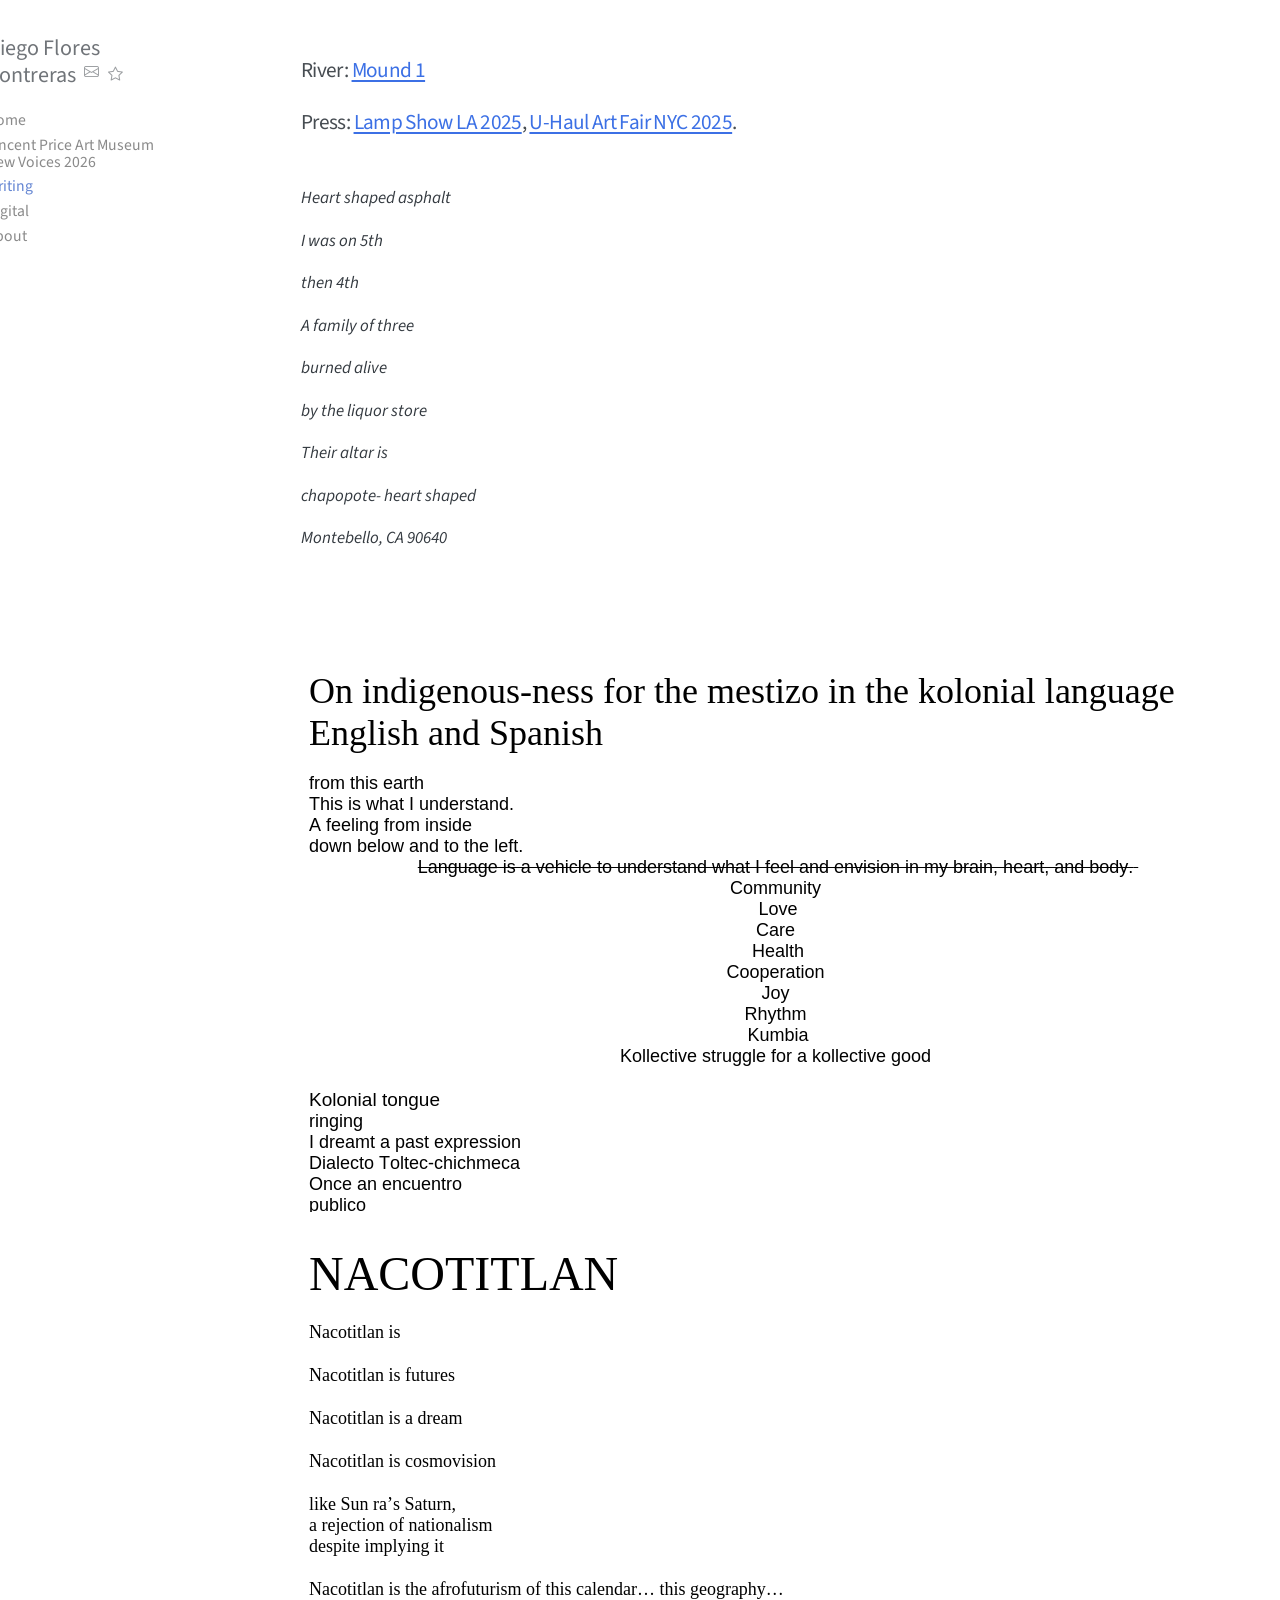
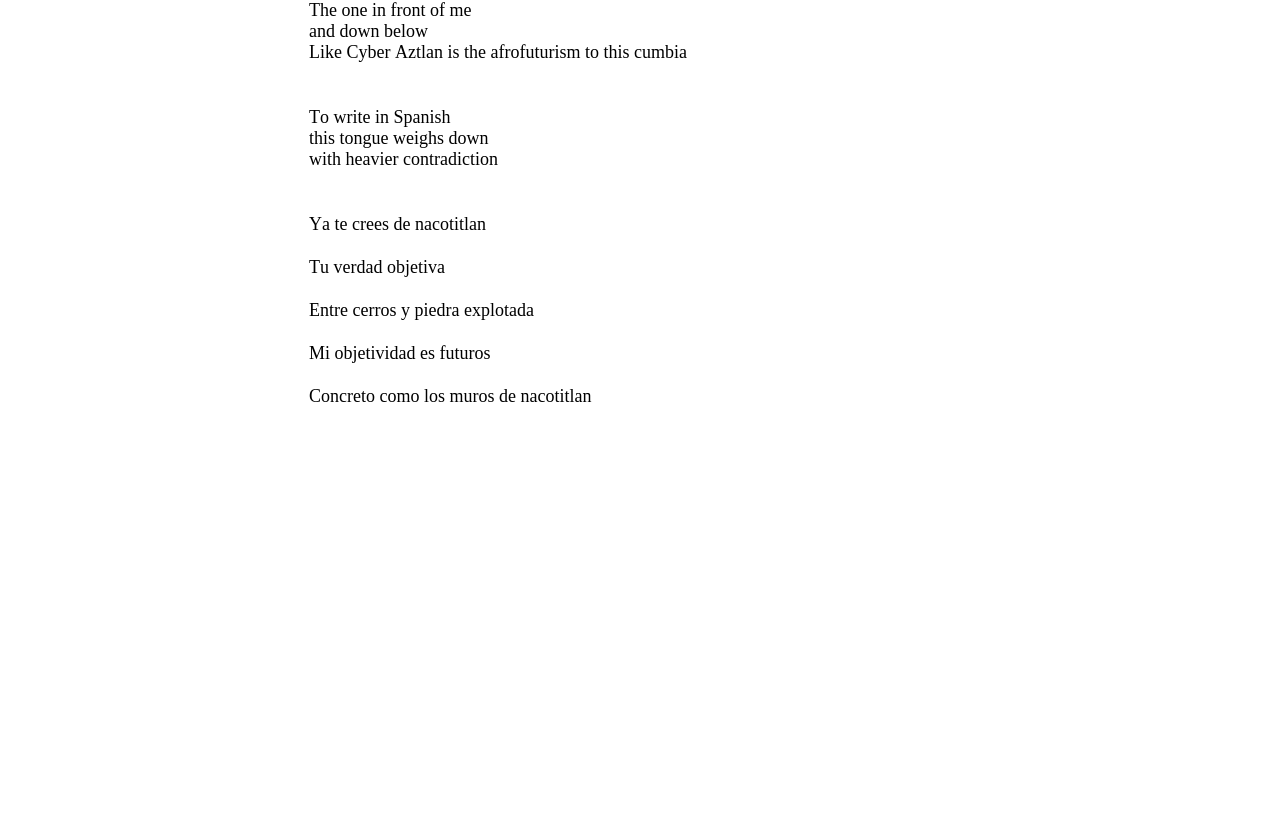
<file: writings.html>
<!DOCTYPE html>
<html xmlns="http://www.w3.org/1999/xhtml" lang="en" xml:lang="en"><head>

<meta charset="utf-8">
<meta name="generator" content="quarto-1.5.57">

<meta name="viewport" content="width=device-width, initial-scale=1.0, user-scalable=yes">


<title>writings – Diego Flores Contreras</title>
<style>
code{white-space: pre-wrap;}
span.smallcaps{font-variant: small-caps;}
div.columns{display: flex; gap: min(4vw, 1.5em);}
div.column{flex: auto; overflow-x: auto;}
div.hanging-indent{margin-left: 1.5em; text-indent: -1.5em;}
ul.task-list{list-style: none;}
ul.task-list li input[type="checkbox"] {
  width: 0.8em;
  margin: 0 0.8em 0.2em -1em; /* quarto-specific, see https://github.com/quarto-dev/quarto-cli/issues/4556 */ 
  vertical-align: middle;
}
</style>


<script src="site_libs/quarto-nav/quarto-nav.js"></script>
<script src="site_libs/quarto-nav/headroom.min.js"></script>
<script src="site_libs/clipboard/clipboard.min.js"></script>
<script src="site_libs/quarto-search/autocomplete.umd.js"></script>
<script src="site_libs/quarto-search/fuse.min.js"></script>
<script src="site_libs/quarto-search/quarto-search.js"></script>
<meta name="quarto:offset" content="./">
<script src="site_libs/quarto-html/quarto.js"></script>
<script src="site_libs/quarto-html/popper.min.js"></script>
<script src="site_libs/quarto-html/tippy.umd.min.js"></script>
<script src="site_libs/quarto-html/anchor.min.js"></script>
<link href="site_libs/quarto-html/tippy.css" rel="stylesheet">
<link href="site_libs/quarto-html/quarto-syntax-highlighting.css" rel="stylesheet" id="quarto-text-highlighting-styles">
<script src="site_libs/bootstrap/bootstrap.min.js"></script>
<link href="site_libs/bootstrap/bootstrap-icons.css" rel="stylesheet">
<link href="site_libs/bootstrap/bootstrap.min.css" rel="stylesheet" id="quarto-bootstrap" data-mode="light">
<script id="quarto-search-options" type="application/json">{
  "location": "sidebar",
  "copy-button": false,
  "collapse-after": 3,
  "panel-placement": "start",
  "type": "textbox",
  "limit": 50,
  "keyboard-shortcut": [
    "f",
    "/",
    "s"
  ],
  "show-item-context": false,
  "language": {
    "search-no-results-text": "No results",
    "search-matching-documents-text": "matching documents",
    "search-copy-link-title": "Copy link to search",
    "search-hide-matches-text": "Hide additional matches",
    "search-more-match-text": "more match in this document",
    "search-more-matches-text": "more matches in this document",
    "search-clear-button-title": "Clear",
    "search-text-placeholder": "",
    "search-detached-cancel-button-title": "Cancel",
    "search-submit-button-title": "Submit",
    "search-label": "Search"
  }
}</script>


</head>

<body class="nav-sidebar floating">

<div id="quarto-search-results"></div>
  <header id="quarto-header" class="headroom fixed-top">
  <nav class="quarto-secondary-nav">
    <div class="container-fluid d-flex">
      <button type="button" class="quarto-btn-toggle btn" data-bs-toggle="collapse" role="button" data-bs-target=".quarto-sidebar-collapse-item" aria-controls="quarto-sidebar" aria-expanded="false" aria-label="Toggle sidebar navigation" onclick="if (window.quartoToggleHeadroom) { window.quartoToggleHeadroom(); }">
        <i class="bi bi-layout-text-sidebar-reverse"></i>
      </button>
        <nav class="quarto-page-breadcrumbs" aria-label="breadcrumb"><ol class="breadcrumb"><li class="breadcrumb-item"><a href="./writings.html">Writing</a></li></ol></nav>
        <a class="flex-grow-1" role="navigation" data-bs-toggle="collapse" data-bs-target=".quarto-sidebar-collapse-item" aria-controls="quarto-sidebar" aria-expanded="false" aria-label="Toggle sidebar navigation" onclick="if (window.quartoToggleHeadroom) { window.quartoToggleHeadroom(); }">      
        </a>
    </div>
  </nav>
</header>
<!-- content -->
<div id="quarto-content" class="quarto-container page-columns page-rows-contents page-layout-full">
<!-- sidebar -->
  <nav id="quarto-sidebar" class="sidebar collapse collapse-horizontal quarto-sidebar-collapse-item sidebar-navigation floating overflow-auto">
    <div class="pt-lg-2 mt-2 text-left sidebar-header">
    <div class="sidebar-title mb-0 py-0">
      <a href="./">Diego Flores Contreras</a> 
        <div class="sidebar-tools-main">
    <a href="mailto:diegoflores48493@gmail.com" title="" class="quarto-navigation-tool px-1" aria-label=""><i class="bi bi-envelope"></i></a>
    <div class="dropdown">
      <a href="" title="" id="quarto-navigation-tool-dropdown-0" class="quarto-navigation-tool dropdown-toggle px-1" data-bs-toggle="dropdown" aria-expanded="false" role="link" aria-label=""><i class="bi bi-star"></i></a>
      <ul class="dropdown-menu" aria-labelledby="quarto-navigation-tool-dropdown-0">
          <li>
            <a class="dropdown-item sidebar-tools-main-item" href="https://www.river.site">
            River blog
            </a>
          </li>
      </ul>
    </div>
</div>
    </div>
      </div>
    <div class="sidebar-menu-container"> 
    <ul class="list-unstyled mt-1">
        <li class="sidebar-item">
  <div class="sidebar-item-container"> 
  <a href="./index.html" class="sidebar-item-text sidebar-link">
 <span class="menu-text">Home</span></a>
  </div>
</li>
        <li class="sidebar-item">
  <div class="sidebar-item-container"> 
  <a href="./elac.html" class="sidebar-item-text sidebar-link">
 <span class="menu-text">Vincent Price Art Museum New Voices 2026</span></a>
  </div>
</li>
        <li class="sidebar-item">
  <div class="sidebar-item-container"> 
  <a href="./writings.html" class="sidebar-item-text sidebar-link active">
 <span class="menu-text">Writing</span></a>
  </div>
</li>
        <li class="sidebar-item">
  <div class="sidebar-item-container"> 
  <a href="./photoshop.html" class="sidebar-item-text sidebar-link">
 <span class="menu-text">Digital</span></a>
  </div>
</li>
        <li class="sidebar-item">
  <div class="sidebar-item-container"> 
  <a href="./about.html" class="sidebar-item-text sidebar-link">
 <span class="menu-text">About</span></a>
  </div>
</li>
    </ul>
    </div>
</nav>
<div id="quarto-sidebar-glass" class="quarto-sidebar-collapse-item" data-bs-toggle="collapse" data-bs-target=".quarto-sidebar-collapse-item"></div>
<!-- margin-sidebar -->
    
<!-- main -->
<main class="content column-page-right" id="quarto-document-content">




<section id="river-mound-1" class="level4">
<h4 class="anchored" data-anchor-id="river-mound-1">River: <a href="https://www.river.site/p/bagaaihracwmb26bga7qdr4f2t57nctem6n2dg53xf2n5yymqq2cdlmdwjoxq">Mound 1</a></h4>
</section>
<section id="press-lamp-show-la-2025-u-haul-art-fair-nyc-2025." class="level4">
<h4 class="anchored" data-anchor-id="press-lamp-show-la-2025-u-haul-art-fair-nyc-2025.">Press: <a href="https://www.river.site/p/bagaaihrajbixpei4avadhb7rn4lrcvx6l2xa56cphzt2ht7nqdi5fyi75zkq">Lamp Show LA 2025</a>, <a href="https://www.autobodyautobody.com/press">U-Haul Art Fair NYC 2025</a>.</h4>
<p><br>
</p>
<p><em>Heart shaped asphalt</em></p>
<p><em>I was on 5th</em></p>
<p><em>then 4th</em></p>
<p><em>A family of three</em></p>
<p><em>burned alive</em></p>
<p><em>by the liquor store</em></p>
<p><em>Their altar is</em></p>
<p><em>chapopote- heart shaped</em></p>
<p><em>Montebello, CA 90640</em></p>
<p><br>
<br>
<br>
</p>
<iframe src="poems/poem_indig.html" width="100%" height="550" style="border:none; overflow:hidden;"></iframe>
<iframe src="poems/poem_nacotitlan.html" width="80%" height="1100" style="border:none; overflow:hidden;"></iframe>


</section>

</main> <!-- /main -->
<script id="quarto-html-after-body" type="application/javascript">
window.document.addEventListener("DOMContentLoaded", function (event) {
  const toggleBodyColorMode = (bsSheetEl) => {
    const mode = bsSheetEl.getAttribute("data-mode");
    const bodyEl = window.document.querySelector("body");
    if (mode === "dark") {
      bodyEl.classList.add("quarto-dark");
      bodyEl.classList.remove("quarto-light");
    } else {
      bodyEl.classList.add("quarto-light");
      bodyEl.classList.remove("quarto-dark");
    }
  }
  const toggleBodyColorPrimary = () => {
    const bsSheetEl = window.document.querySelector("link#quarto-bootstrap");
    if (bsSheetEl) {
      toggleBodyColorMode(bsSheetEl);
    }
  }
  toggleBodyColorPrimary();  
  const icon = "";
  const anchorJS = new window.AnchorJS();
  anchorJS.options = {
    placement: 'right',
    icon: icon
  };
  anchorJS.add('.anchored');
  const isCodeAnnotation = (el) => {
    for (const clz of el.classList) {
      if (clz.startsWith('code-annotation-')) {                     
        return true;
      }
    }
    return false;
  }
  const onCopySuccess = function(e) {
    // button target
    const button = e.trigger;
    // don't keep focus
    button.blur();
    // flash "checked"
    button.classList.add('code-copy-button-checked');
    var currentTitle = button.getAttribute("title");
    button.setAttribute("title", "Copied!");
    let tooltip;
    if (window.bootstrap) {
      button.setAttribute("data-bs-toggle", "tooltip");
      button.setAttribute("data-bs-placement", "left");
      button.setAttribute("data-bs-title", "Copied!");
      tooltip = new bootstrap.Tooltip(button, 
        { trigger: "manual", 
          customClass: "code-copy-button-tooltip",
          offset: [0, -8]});
      tooltip.show();    
    }
    setTimeout(function() {
      if (tooltip) {
        tooltip.hide();
        button.removeAttribute("data-bs-title");
        button.removeAttribute("data-bs-toggle");
        button.removeAttribute("data-bs-placement");
      }
      button.setAttribute("title", currentTitle);
      button.classList.remove('code-copy-button-checked');
    }, 1000);
    // clear code selection
    e.clearSelection();
  }
  const getTextToCopy = function(trigger) {
      const codeEl = trigger.previousElementSibling.cloneNode(true);
      for (const childEl of codeEl.children) {
        if (isCodeAnnotation(childEl)) {
          childEl.remove();
        }
      }
      return codeEl.innerText;
  }
  const clipboard = new window.ClipboardJS('.code-copy-button:not([data-in-quarto-modal])', {
    text: getTextToCopy
  });
  clipboard.on('success', onCopySuccess);
  if (window.document.getElementById('quarto-embedded-source-code-modal')) {
    // For code content inside modals, clipBoardJS needs to be initialized with a container option
    // TODO: Check when it could be a function (https://github.com/zenorocha/clipboard.js/issues/860)
    const clipboardModal = new window.ClipboardJS('.code-copy-button[data-in-quarto-modal]', {
      text: getTextToCopy,
      container: window.document.getElementById('quarto-embedded-source-code-modal')
    });
    clipboardModal.on('success', onCopySuccess);
  }
    var localhostRegex = new RegExp(/^(?:http|https):\/\/localhost\:?[0-9]*\//);
    var mailtoRegex = new RegExp(/^mailto:/);
      var filterRegex = new RegExp("https:\/\/diegoflores\.studio");
    var isInternal = (href) => {
        return filterRegex.test(href) || localhostRegex.test(href) || mailtoRegex.test(href);
    }
    // Inspect non-navigation links and adorn them if external
 	var links = window.document.querySelectorAll('a[href]:not(.nav-link):not(.navbar-brand):not(.toc-action):not(.sidebar-link):not(.sidebar-item-toggle):not(.pagination-link):not(.no-external):not([aria-hidden]):not(.dropdown-item):not(.quarto-navigation-tool):not(.about-link)');
    for (var i=0; i<links.length; i++) {
      const link = links[i];
      if (!isInternal(link.href)) {
        // undo the damage that might have been done by quarto-nav.js in the case of
        // links that we want to consider external
        if (link.dataset.originalHref !== undefined) {
          link.href = link.dataset.originalHref;
        }
      }
    }
  function tippyHover(el, contentFn, onTriggerFn, onUntriggerFn) {
    const config = {
      allowHTML: true,
      maxWidth: 500,
      delay: 100,
      arrow: false,
      appendTo: function(el) {
          return el.parentElement;
      },
      interactive: true,
      interactiveBorder: 10,
      theme: 'quarto',
      placement: 'bottom-start',
    };
    if (contentFn) {
      config.content = contentFn;
    }
    if (onTriggerFn) {
      config.onTrigger = onTriggerFn;
    }
    if (onUntriggerFn) {
      config.onUntrigger = onUntriggerFn;
    }
    window.tippy(el, config); 
  }
  const noterefs = window.document.querySelectorAll('a[role="doc-noteref"]');
  for (var i=0; i<noterefs.length; i++) {
    const ref = noterefs[i];
    tippyHover(ref, function() {
      // use id or data attribute instead here
      let href = ref.getAttribute('data-footnote-href') || ref.getAttribute('href');
      try { href = new URL(href).hash; } catch {}
      const id = href.replace(/^#\/?/, "");
      const note = window.document.getElementById(id);
      if (note) {
        return note.innerHTML;
      } else {
        return "";
      }
    });
  }
  const xrefs = window.document.querySelectorAll('a.quarto-xref');
  const processXRef = (id, note) => {
    // Strip column container classes
    const stripColumnClz = (el) => {
      el.classList.remove("page-full", "page-columns");
      if (el.children) {
        for (const child of el.children) {
          stripColumnClz(child);
        }
      }
    }
    stripColumnClz(note)
    if (id === null || id.startsWith('sec-')) {
      // Special case sections, only their first couple elements
      const container = document.createElement("div");
      if (note.children && note.children.length > 2) {
        container.appendChild(note.children[0].cloneNode(true));
        for (let i = 1; i < note.children.length; i++) {
          const child = note.children[i];
          if (child.tagName === "P" && child.innerText === "") {
            continue;
          } else {
            container.appendChild(child.cloneNode(true));
            break;
          }
        }
        if (window.Quarto?.typesetMath) {
          window.Quarto.typesetMath(container);
        }
        return container.innerHTML
      } else {
        if (window.Quarto?.typesetMath) {
          window.Quarto.typesetMath(note);
        }
        return note.innerHTML;
      }
    } else {
      // Remove any anchor links if they are present
      const anchorLink = note.querySelector('a.anchorjs-link');
      if (anchorLink) {
        anchorLink.remove();
      }
      if (window.Quarto?.typesetMath) {
        window.Quarto.typesetMath(note);
      }
      // TODO in 1.5, we should make sure this works without a callout special case
      if (note.classList.contains("callout")) {
        return note.outerHTML;
      } else {
        return note.innerHTML;
      }
    }
  }
  for (var i=0; i<xrefs.length; i++) {
    const xref = xrefs[i];
    tippyHover(xref, undefined, function(instance) {
      instance.disable();
      let url = xref.getAttribute('href');
      let hash = undefined; 
      if (url.startsWith('#')) {
        hash = url;
      } else {
        try { hash = new URL(url).hash; } catch {}
      }
      if (hash) {
        const id = hash.replace(/^#\/?/, "");
        const note = window.document.getElementById(id);
        if (note !== null) {
          try {
            const html = processXRef(id, note.cloneNode(true));
            instance.setContent(html);
          } finally {
            instance.enable();
            instance.show();
          }
        } else {
          // See if we can fetch this
          fetch(url.split('#')[0])
          .then(res => res.text())
          .then(html => {
            const parser = new DOMParser();
            const htmlDoc = parser.parseFromString(html, "text/html");
            const note = htmlDoc.getElementById(id);
            if (note !== null) {
              const html = processXRef(id, note);
              instance.setContent(html);
            } 
          }).finally(() => {
            instance.enable();
            instance.show();
          });
        }
      } else {
        // See if we can fetch a full url (with no hash to target)
        // This is a special case and we should probably do some content thinning / targeting
        fetch(url)
        .then(res => res.text())
        .then(html => {
          const parser = new DOMParser();
          const htmlDoc = parser.parseFromString(html, "text/html");
          const note = htmlDoc.querySelector('main.content');
          if (note !== null) {
            // This should only happen for chapter cross references
            // (since there is no id in the URL)
            // remove the first header
            if (note.children.length > 0 && note.children[0].tagName === "HEADER") {
              note.children[0].remove();
            }
            const html = processXRef(null, note);
            instance.setContent(html);
          } 
        }).finally(() => {
          instance.enable();
          instance.show();
        });
      }
    }, function(instance) {
    });
  }
      let selectedAnnoteEl;
      const selectorForAnnotation = ( cell, annotation) => {
        let cellAttr = 'data-code-cell="' + cell + '"';
        let lineAttr = 'data-code-annotation="' +  annotation + '"';
        const selector = 'span[' + cellAttr + '][' + lineAttr + ']';
        return selector;
      }
      const selectCodeLines = (annoteEl) => {
        const doc = window.document;
        const targetCell = annoteEl.getAttribute("data-target-cell");
        const targetAnnotation = annoteEl.getAttribute("data-target-annotation");
        const annoteSpan = window.document.querySelector(selectorForAnnotation(targetCell, targetAnnotation));
        const lines = annoteSpan.getAttribute("data-code-lines").split(",");
        const lineIds = lines.map((line) => {
          return targetCell + "-" + line;
        })
        let top = null;
        let height = null;
        let parent = null;
        if (lineIds.length > 0) {
            //compute the position of the single el (top and bottom and make a div)
            const el = window.document.getElementById(lineIds[0]);
            top = el.offsetTop;
            height = el.offsetHeight;
            parent = el.parentElement.parentElement;
          if (lineIds.length > 1) {
            const lastEl = window.document.getElementById(lineIds[lineIds.length - 1]);
            const bottom = lastEl.offsetTop + lastEl.offsetHeight;
            height = bottom - top;
          }
          if (top !== null && height !== null && parent !== null) {
            // cook up a div (if necessary) and position it 
            let div = window.document.getElementById("code-annotation-line-highlight");
            if (div === null) {
              div = window.document.createElement("div");
              div.setAttribute("id", "code-annotation-line-highlight");
              div.style.position = 'absolute';
              parent.appendChild(div);
            }
            div.style.top = top - 2 + "px";
            div.style.height = height + 4 + "px";
            div.style.left = 0;
            let gutterDiv = window.document.getElementById("code-annotation-line-highlight-gutter");
            if (gutterDiv === null) {
              gutterDiv = window.document.createElement("div");
              gutterDiv.setAttribute("id", "code-annotation-line-highlight-gutter");
              gutterDiv.style.position = 'absolute';
              const codeCell = window.document.getElementById(targetCell);
              const gutter = codeCell.querySelector('.code-annotation-gutter');
              gutter.appendChild(gutterDiv);
            }
            gutterDiv.style.top = top - 2 + "px";
            gutterDiv.style.height = height + 4 + "px";
          }
          selectedAnnoteEl = annoteEl;
        }
      };
      const unselectCodeLines = () => {
        const elementsIds = ["code-annotation-line-highlight", "code-annotation-line-highlight-gutter"];
        elementsIds.forEach((elId) => {
          const div = window.document.getElementById(elId);
          if (div) {
            div.remove();
          }
        });
        selectedAnnoteEl = undefined;
      };
        // Handle positioning of the toggle
    window.addEventListener(
      "resize",
      throttle(() => {
        elRect = undefined;
        if (selectedAnnoteEl) {
          selectCodeLines(selectedAnnoteEl);
        }
      }, 10)
    );
    function throttle(fn, ms) {
    let throttle = false;
    let timer;
      return (...args) => {
        if(!throttle) { // first call gets through
            fn.apply(this, args);
            throttle = true;
        } else { // all the others get throttled
            if(timer) clearTimeout(timer); // cancel #2
            timer = setTimeout(() => {
              fn.apply(this, args);
              timer = throttle = false;
            }, ms);
        }
      };
    }
      // Attach click handler to the DT
      const annoteDls = window.document.querySelectorAll('dt[data-target-cell]');
      for (const annoteDlNode of annoteDls) {
        annoteDlNode.addEventListener('click', (event) => {
          const clickedEl = event.target;
          if (clickedEl !== selectedAnnoteEl) {
            unselectCodeLines();
            const activeEl = window.document.querySelector('dt[data-target-cell].code-annotation-active');
            if (activeEl) {
              activeEl.classList.remove('code-annotation-active');
            }
            selectCodeLines(clickedEl);
            clickedEl.classList.add('code-annotation-active');
          } else {
            // Unselect the line
            unselectCodeLines();
            clickedEl.classList.remove('code-annotation-active');
          }
        });
      }
  const findCites = (el) => {
    const parentEl = el.parentElement;
    if (parentEl) {
      const cites = parentEl.dataset.cites;
      if (cites) {
        return {
          el,
          cites: cites.split(' ')
        };
      } else {
        return findCites(el.parentElement)
      }
    } else {
      return undefined;
    }
  };
  var bibliorefs = window.document.querySelectorAll('a[role="doc-biblioref"]');
  for (var i=0; i<bibliorefs.length; i++) {
    const ref = bibliorefs[i];
    const citeInfo = findCites(ref);
    if (citeInfo) {
      tippyHover(citeInfo.el, function() {
        var popup = window.document.createElement('div');
        citeInfo.cites.forEach(function(cite) {
          var citeDiv = window.document.createElement('div');
          citeDiv.classList.add('hanging-indent');
          citeDiv.classList.add('csl-entry');
          var biblioDiv = window.document.getElementById('ref-' + cite);
          if (biblioDiv) {
            citeDiv.innerHTML = biblioDiv.innerHTML;
          }
          popup.appendChild(citeDiv);
        });
        return popup.innerHTML;
      });
    }
  }
});
</script>
</div> <!-- /content -->




</body></html>
</file>
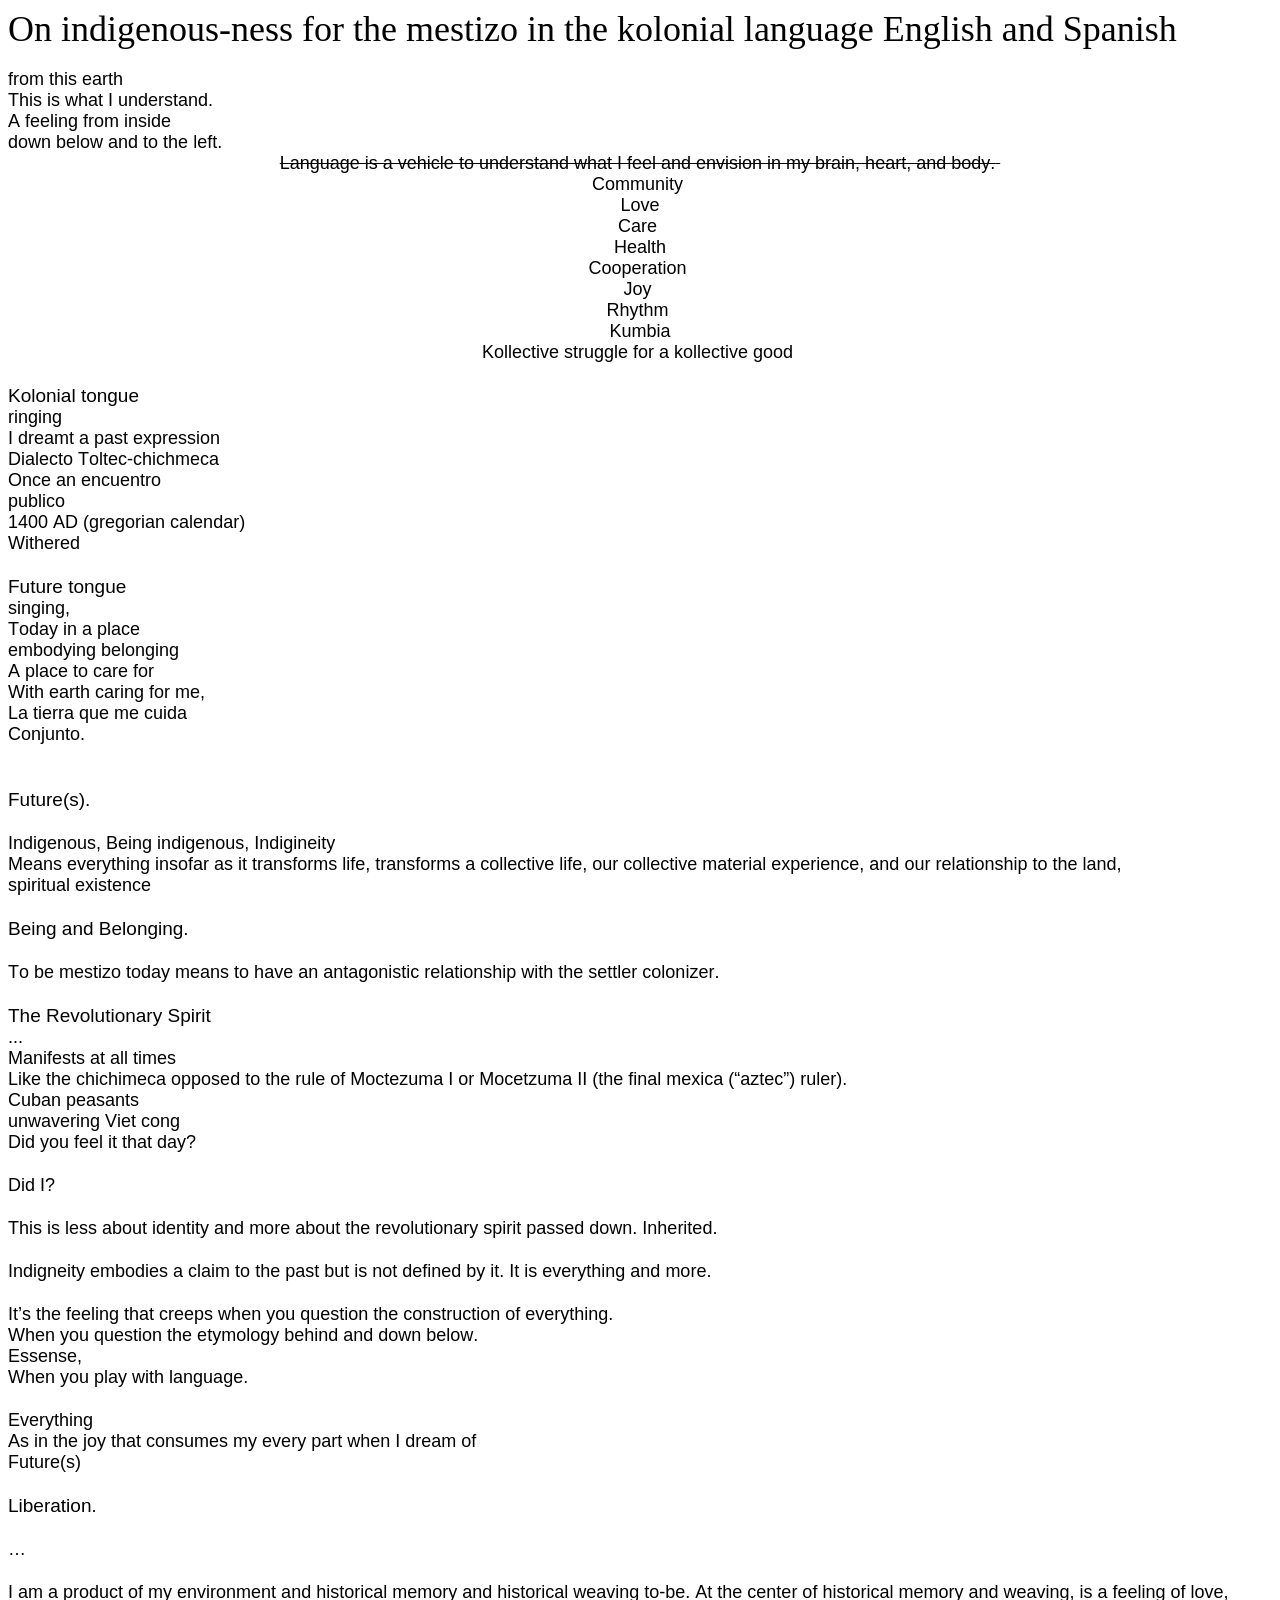
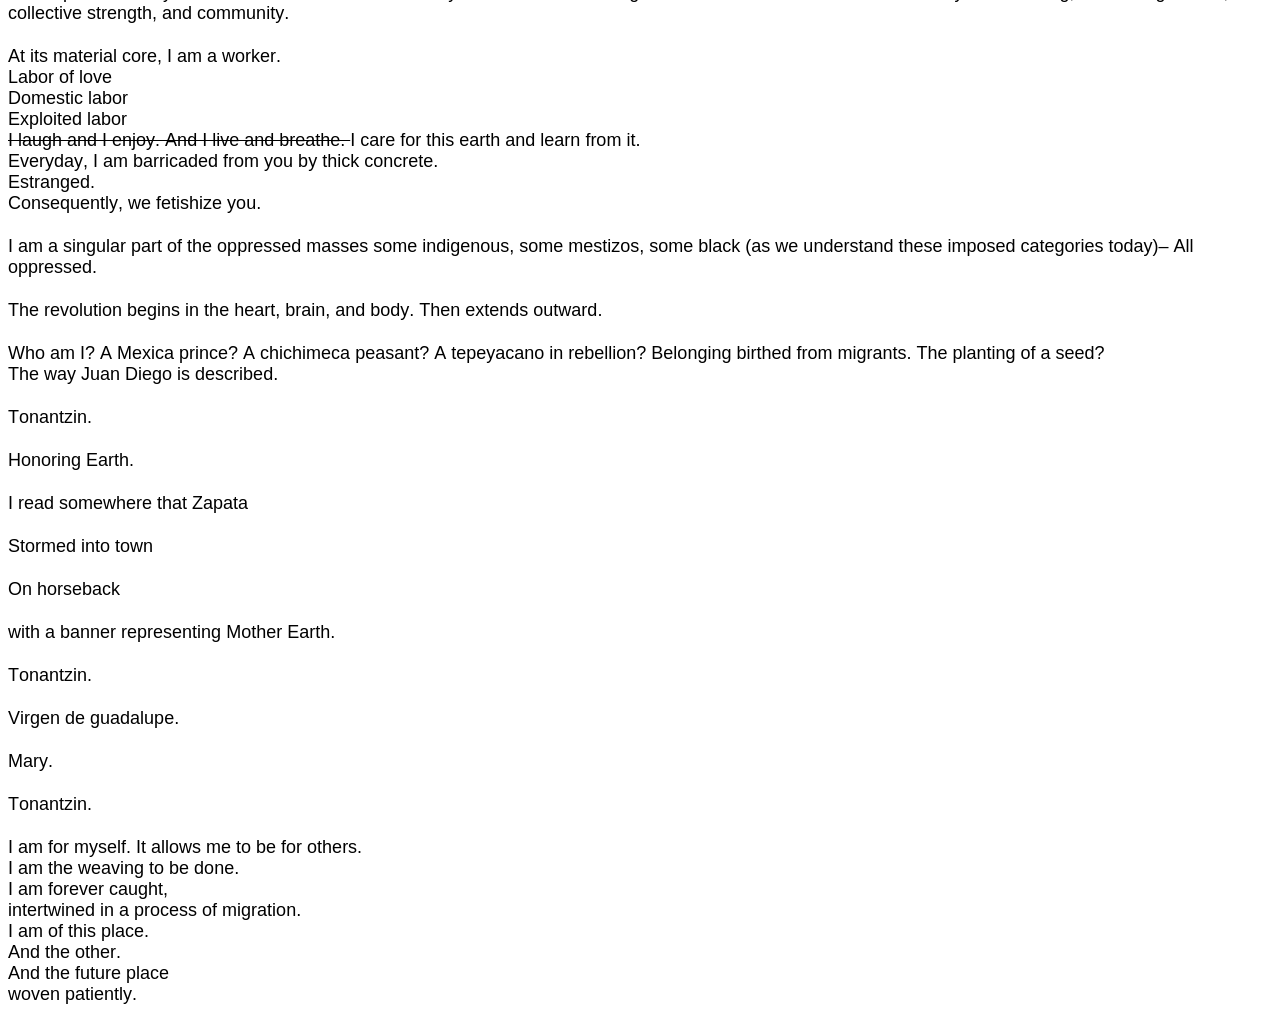
<file: poems/poem_indig.html>
<!DOCTYPE html PUBLIC "-//W3C//DTD HTML 4.01//EN" "http://www.w3.org/TR/html4/strict.dtd">
<html>
<head>
  <meta http-equiv="Content-Type" content="text/html; charset=utf-8">
  <meta http-equiv="Content-Style-Type" content="text/css">
  <title></title>
  <meta name="Generator" content="Cocoa HTML Writer">
  <meta name="CocoaVersion" content="2685.3">
  <style type="text/css">
    p.p1 {margin: 0.0px 0.0px 0.0px 0.0px; font: 36.0px Baskerville; -webkit-text-stroke: #000000}
    p.p2 {margin: 0.0px 0.0px 0.0px 0.0px; font: 16.0px Helvetica; -webkit-text-stroke: #000000; min-height: 19.0px}
    p.p3 {margin: 0.0px 0.0px 0.0px 0.0px; font: 18.0px Helvetica; -webkit-text-stroke: #000000}
    p.p4 {margin: 0.0px 0.0px 0.0px 0.0px; text-align: center; font: 18.0px Helvetica; -webkit-text-stroke: #000000}
    p.p5 {margin: 0.0px 0.0px 0.0px 0.0px; text-align: center; font: 18.0px Helvetica; -webkit-text-stroke: #000000; min-height: 22.0px}
    p.p6 {margin: 0.0px 0.0px 0.0px 0.0px; font: 19.0px Helvetica; -webkit-text-stroke: #000000}
    p.p7 {margin: 0.0px 0.0px 0.0px 0.0px; font: 18.0px Helvetica; -webkit-text-stroke: #000000; min-height: 22.0px}
    span.s1 {font-kerning: none}
    span.s2 {text-decoration: line-through ; font-kerning: none}
    span.s3 {font: 18.0px Helvetica; font-kerning: none}
  </style>
</head>
<body>
<p class="p1"><span class="s1">On indigenous-ness for the mestizo in the kolonial language English and Spanish</span></p>
<p class="p2"><span class="s1"></span><br></p>
<p class="p3"><span class="s1">from this earth<span class="Apple-converted-space"> </span></span></p>
<p class="p3"><span class="s1">This is what I understand.<span class="Apple-converted-space"> </span></span></p>
<p class="p3"><span class="s1">A feeling from inside</span></p>
<p class="p3"><span class="s1">down below and to the left.</span></p>
<p class="p4"><span class="s2">Language is a vehicle to understand what I feel and envision in my brain, heart, and body.<span class="Apple-converted-space"> </span></span></p>
<p class="p4"><span class="s1">Community<span class="Apple-converted-space"> </span></span></p>
<p class="p4"><span class="s1">Love</span></p>
<p class="p4"><span class="s1">Care<span class="Apple-converted-space"> </span></span></p>
<p class="p4"><span class="s1">Health</span></p>
<p class="p4"><span class="s1">Cooperation<span class="Apple-converted-space"> </span></span></p>
<p class="p4"><span class="s1">Joy<span class="Apple-converted-space"> </span></span></p>
<p class="p4"><span class="s1">Rhythm<span class="Apple-converted-space"> </span></span></p>
<p class="p4"><span class="s1">Kumbia</span></p>
<p class="p4"><span class="s1">Kollective struggle for a kollective good<span class="Apple-converted-space"> </span></span></p>
<p class="p5"><span class="s1"></span><br></p>
<p class="p6"><span class="s1">Kolonial tongue<span class="Apple-converted-space"> </span></span></p>
<p class="p3"><span class="s1">ringing</span></p>
<p class="p3"><span class="s1">I dreamt a past expression<span class="Apple-converted-space"> </span></span></p>
<p class="p3"><span class="s1">Dialecto Toltec-chichmeca<span class="Apple-converted-space"> </span></span></p>
<p class="p3"><span class="s1">Once an encuentro<span class="Apple-converted-space"> </span></span></p>
<p class="p3"><span class="s1">publico</span></p>
<p class="p3"><span class="s1">1400 AD (gregorian calendar)</span></p>
<p class="p3"><span class="s1">Withered<span class="Apple-converted-space"> </span></span></p>
<p class="p7"><span class="s1"></span><br></p>
<p class="p6"><span class="s1">Future tongue<span class="Apple-converted-space"> </span></span></p>
<p class="p3"><span class="s1">singing,<span class="Apple-converted-space"> </span></span></p>
<p class="p3"><span class="s1">Today in a place</span></p>
<p class="p3"><span class="s1">embodying belonging</span></p>
<p class="p3"><span class="s1">A place to care for<span class="Apple-converted-space"> </span></span></p>
<p class="p3"><span class="s1">With earth caring for me,<span class="Apple-converted-space"> </span></span></p>
<p class="p3"><span class="s1">La tierra que me cuida<span class="Apple-converted-space"> </span></span></p>
<p class="p3"><span class="s1">Conjunto.<span class="Apple-converted-space"> </span></span></p>
<p class="p7"><span class="s1"></span><br></p>
<p class="p7"><span class="s1"></span><br></p>
<p class="p6"><span class="s1">Future(s).</span></p>
<p class="p7"><span class="s1"></span><br></p>
<p class="p3"><span class="s1">Indigenous, Being indigenous, Indigineity<span class="Apple-converted-space"> </span></span></p>
<p class="p3"><span class="s1">Means everything insofar as it transforms life, transforms a collective life, our collective material experience, and our relationship to the land,</span></p>
<p class="p3"><span class="s1">spiritual existence</span></p>
<p class="p7"><span class="s1"></span><br></p>
<p class="p6"><span class="s1">Being and Belonging.<span class="Apple-converted-space"> </span></span></p>
<p class="p7"><span class="s1"></span><br></p>
<p class="p3"><span class="s1">To be mestizo today means to have an antagonistic relationship with the settler colonizer.<span class="Apple-converted-space"> </span></span></p>
<p class="p7"><span class="s1"></span><br></p>
<p class="p6"><span class="s1">The Revolutionary Spirit<span class="Apple-converted-space"> </span></span></p>
<p class="p3"><span class="s1">... <span class="Apple-converted-space"> </span></span></p>
<p class="p3"><span class="s1">Manifests at all times<span class="Apple-converted-space"> </span></span></p>
<p class="p3"><span class="s1">Like the chichimeca opposed to the rule of Moctezuma I or Mocetzuma II (the final mexica (“aztec”) ruler).</span></p>
<p class="p3"><span class="s1">Cuban peasants<span class="Apple-converted-space"> </span></span></p>
<p class="p3"><span class="s1">unwavering Viet cong<span class="Apple-converted-space"> </span></span></p>
<p class="p3"><span class="s1">Did you feel it that day?<span class="Apple-converted-space"> </span></span></p>
<p class="p7"><span class="s1"></span><br></p>
<p class="p3"><span class="s1">Did I?<span class="Apple-converted-space"> </span></span></p>
<p class="p7"><span class="s1"></span><br></p>
<p class="p3"><span class="s1">This is less about identity and more about the revolutionary spirit passed down. Inherited.</span></p>
<p class="p7"><span class="s1"></span><br></p>
<p class="p3"><span class="s1">Indigneity embodies a claim to the past but is not defined by it. It is everything and more.<span class="Apple-converted-space"> </span></span></p>
<p class="p7"><span class="s1"></span><br></p>
<p class="p3"><span class="s1">It’s the feeling that creeps when you question the construction of everything.<span class="Apple-converted-space"> </span></span></p>
<p class="p3"><span class="s1">When you question the etymology behind and down below.<span class="Apple-converted-space"> </span></span></p>
<p class="p3"><span class="s1">Essense,</span></p>
<p class="p3"><span class="s1">When you play with language.<span class="Apple-converted-space"> </span></span></p>
<p class="p7"><span class="s1"></span><br></p>
<p class="p3"><span class="s1">Everything<span class="Apple-converted-space"> </span></span></p>
<p class="p3"><span class="s1">As in the joy that consumes my every part when I dream of<span class="Apple-converted-space"> </span></span></p>
<p class="p3"><span class="s1">Future(s)<span class="Apple-converted-space"> </span></span></p>
<p class="p7"><span class="s1"></span><br></p>
<p class="p6"><span class="s1">Liberation</span><span class="s3">.</span></p>
<p class="p7"><span class="s1"></span><br></p>
<p class="p3"><span class="s1">…<span class="Apple-converted-space">   </span></span></p>
<p class="p7"><span class="s1"></span><br></p>
<p class="p3"><span class="s1">I am a product of my environment and historical memory and historical weaving to-be. At the center of historical memory and weaving, is a feeling of love, collective strength, and community.<span class="Apple-converted-space"> </span></span></p>
<p class="p7"><span class="s1"></span><br></p>
<p class="p3"><span class="s1">At its material core, I am a worker.<span class="Apple-converted-space"> </span></span></p>
<p class="p3"><span class="s1">Labor of love<span class="Apple-converted-space"> </span></span></p>
<p class="p3"><span class="s1">Domestic labor<span class="Apple-converted-space"> </span></span></p>
<p class="p3"><span class="s1">Exploited labor</span></p>
<p class="p3"><span class="s2">I laugh and I enjoy. And I live and breathe. </span><span class="s1">I care for this earth and learn from it.<span class="Apple-converted-space"> </span></span></p>
<p class="p3"><span class="s1">Everyday, I am barricaded from you by thick concrete.<span class="Apple-converted-space"> </span></span></p>
<p class="p3"><span class="s1">Estranged.<span class="Apple-converted-space"> </span></span></p>
<p class="p3"><span class="s1">Consequently, we fetishize you.<span class="Apple-converted-space"> </span></span></p>
<p class="p7"><span class="s1"></span><br></p>
<p class="p3"><span class="s1">I am a singular part of the oppressed masses some indigenous, some mestizos, some black (as we understand these imposed categories today)– All oppressed.<span class="Apple-converted-space"> </span></span></p>
<p class="p7"><span class="s1"></span><br></p>
<p class="p3"><span class="s1">The revolution begins in the heart, brain, and body. Then extends outward. <span class="Apple-converted-space"> </span></span></p>
<p class="p7"><span class="s1"></span><br></p>
<p class="p3"><span class="s1">Who am I? A Mexica prince? A chichimeca peasant? A tepeyacano in rebellion? Belonging birthed from migrants. The planting of a seed?<span class="Apple-converted-space"> </span></span></p>
<p class="p3"><span class="s1">The way Juan Diego is described.<span class="Apple-converted-space"> </span></span></p>
<p class="p7"><span class="s1"></span><br></p>
<p class="p3"><span class="s1">Tonantzin.<span class="Apple-converted-space"> </span></span></p>
<p class="p7"><span class="s1"></span><br></p>
<p class="p3"><span class="s1">Honoring Earth.<span class="Apple-converted-space"> </span></span></p>
<p class="p7"><span class="s1"></span><br></p>
<p class="p3"><span class="s1">I read somewhere that Zapata<span class="Apple-converted-space"> </span></span></p>
<p class="p7"><span class="s1"></span><br></p>
<p class="p3"><span class="s1">Stormed into town</span></p>
<p class="p7"><span class="s1"></span><br></p>
<p class="p3"><span class="s1">On horseback</span></p>
<p class="p7"><span class="s1"></span><br></p>
<p class="p3"><span class="s1">with a banner representing Mother Earth.<span class="Apple-converted-space"> </span></span></p>
<p class="p7"><span class="s1"></span><br></p>
<p class="p3"><span class="s1">Tonantzin.</span></p>
<p class="p7"><span class="s1"></span><br></p>
<p class="p3"><span class="s1">Virgen de guadalupe.<span class="Apple-converted-space"> </span></span></p>
<p class="p7"><span class="s1"></span><br></p>
<p class="p3"><span class="s1">Mary.<span class="Apple-converted-space"> </span></span></p>
<p class="p7"><span class="s1"></span><br></p>
<p class="p3"><span class="s1">Tonantzin.<span class="Apple-converted-space"> </span></span></p>
<p class="p7"><span class="s1"></span><br></p>
<p class="p3"><span class="s1">I am for myself. It allows me to be for others.<span class="Apple-converted-space"> </span></span></p>
<p class="p3"><span class="s1">I am the weaving to be done.<span class="Apple-converted-space"> </span></span></p>
<p class="p3"><span class="s1">I am forever caught,<span class="Apple-converted-space"> </span></span></p>
<p class="p3"><span class="s1">intertwined in a process of migration.<span class="Apple-converted-space"> </span></span></p>
<p class="p3"><span class="s1">I am of this place.<span class="Apple-converted-space"> </span></span></p>
<p class="p3"><span class="s1">And the other.<span class="Apple-converted-space"> </span></span></p>
<p class="p3"><span class="s1">And the future place<span class="Apple-converted-space"> </span></span></p>
<p class="p3"><span class="s1">woven patiently.<span class="Apple-converted-space"> </span></span></p>
</body>
</html>
</file>
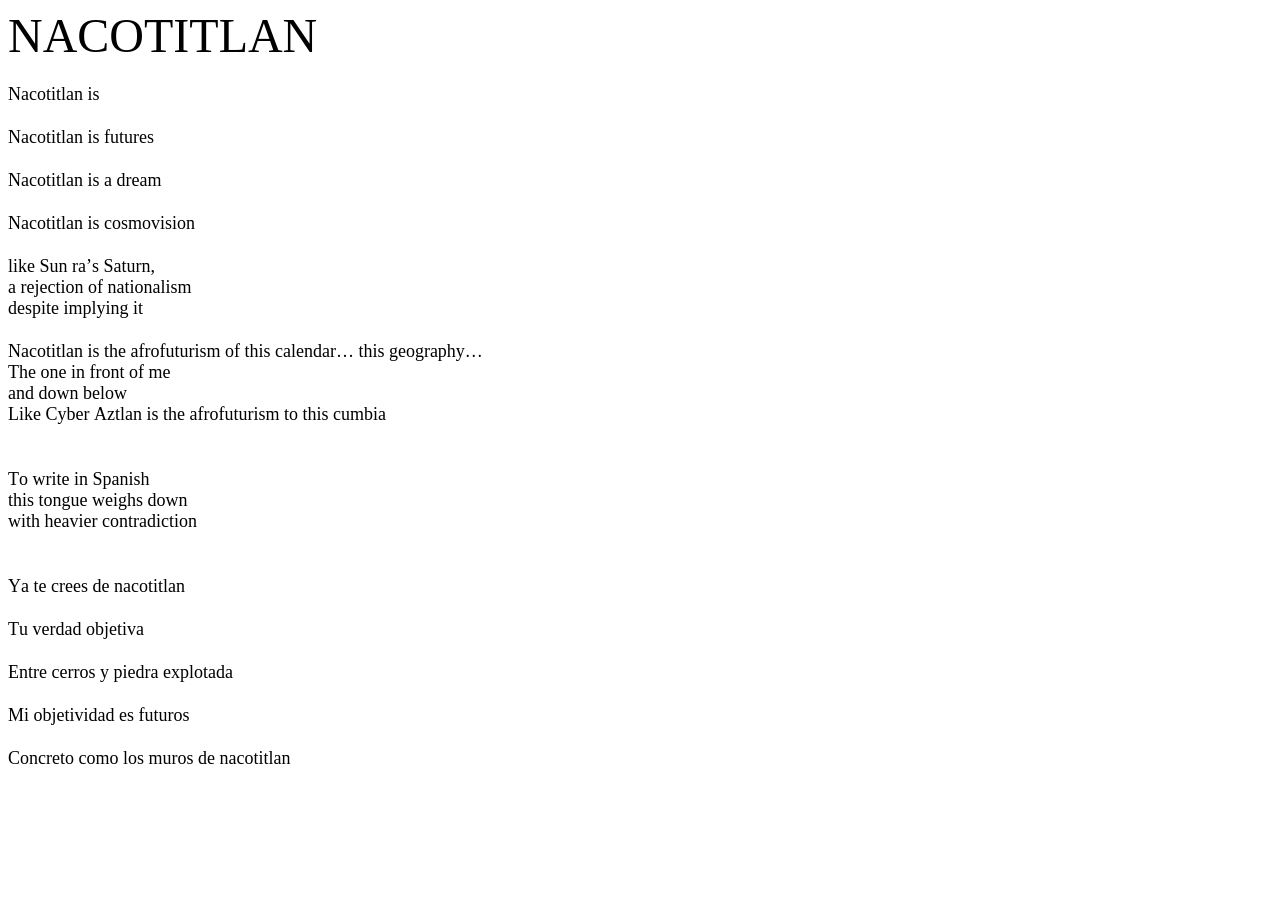
<file: poems/poem_nacotitlan.html>
<!DOCTYPE html PUBLIC "-//W3C//DTD HTML 4.01//EN" "http://www.w3.org/TR/html4/strict.dtd">
<html>
<head>
  <meta http-equiv="Content-Type" content="text/html; charset=utf-8">
  <meta http-equiv="Content-Style-Type" content="text/css">
  <title></title>
  <meta name="Generator" content="Cocoa HTML Writer">
  <meta name="CocoaVersion" content="2685.3">
  <style type="text/css">
    p.p1 {margin: 0.0px 0.0px 0.0px 0.0px; font: 48.0px Baskerville; color: #000000; -webkit-text-stroke: #000000}
    p.p2 {margin: 0.0px 0.0px 0.0px 0.0px; font: 18.0px Baskerville; color: #000000; -webkit-text-stroke: #000000; min-height: 20.0px}
    p.p3 {margin: 0.0px 0.0px 0.0px 0.0px; font: 18.0px 'Helvetica Neue'; color: #000000; -webkit-text-stroke: #000000}
    p.p4 {margin: 0.0px 0.0px 0.0px 0.0px; font: 18.0px 'Helvetica Neue'; color: #000000; -webkit-text-stroke: #000000; min-height: 22.0px}
    span.s1 {font-kerning: none}
  </style>
</head>
<body>
<p class="p1"><span class="s1">NACOTITLAN</span></p>
<p class="p2"><span class="s1"></span><br></p>
<p class="p3"><span class="s1">Nacotitlan is</span></p>
<p class="p4"><span class="s1"></span><br></p>
<p class="p3"><span class="s1">Nacotitlan is futures</span></p>
<p class="p4"><span class="s1"></span><br></p>
<p class="p3"><span class="s1">Nacotitlan is a dream</span></p>
<p class="p4"><span class="s1"></span><br></p>
<p class="p3"><span class="s1">Nacotitlan is cosmovision</span></p>
<p class="p4"><span class="s1"></span><br></p>
<p class="p3"><span class="s1">like Sun ra’s Saturn,</span></p>
<p class="p3"><span class="s1">a rejection of nationalism<span class="Apple-converted-space"> </span></span></p>
<p class="p3"><span class="s1">despite implying it<span class="Apple-converted-space"> </span></span></p>
<p class="p4"><span class="s1"></span><br></p>
<p class="p3"><span class="s1">Nacotitlan is the afrofuturism of this calendar… this geography…<span class="Apple-converted-space"> </span></span></p>
<p class="p3"><span class="s1">The one in front of me<span class="Apple-converted-space"> </span></span></p>
<p class="p3"><span class="s1">and down below</span></p>
<p class="p3"><span class="s1">Like Cyber Aztlan is the afrofuturism to this cumbia<span class="Apple-converted-space"> </span></span></p>
<p class="p4"><span class="s1"></span><br></p>
<p class="p4"><span class="s1"></span><br></p>
<p class="p3"><span class="s1">To write in Spanish</span></p>
<p class="p3"><span class="s1">this tongue weighs down<span class="Apple-converted-space"> </span></span></p>
<p class="p3"><span class="s1">with heavier contradiction</span></p>
<p class="p4"><span class="s1"><span class="Apple-converted-space"> </span></span></p>
<p class="p4"><span class="s1"></span><br></p>
<p class="p3"><span class="s1">Ya te crees de nacotitlan<span class="Apple-converted-space"> </span></span></p>
<p class="p4"><span class="s1"></span><br></p>
<p class="p3"><span class="s1">Tu verdad objetiva<span class="Apple-converted-space"> </span></span></p>
<p class="p4"><span class="s1"></span><br></p>
<p class="p3"><span class="s1">Entre cerros y piedra explotada<span class="Apple-converted-space"> </span></span></p>
<p class="p4"><span class="s1"></span><br></p>
<p class="p3"><span class="s1">Mi objetividad es futuros <span class="Apple-converted-space"> </span></span></p>
<p class="p4"><span class="s1"></span><br></p>
<p class="p3"><span class="s1">Concreto como los muros de nacotitlan<span class="Apple-converted-space"> </span></span></p>
<p class="p4"><span class="s1"></span><br></p>
</body>
</html>
</file>
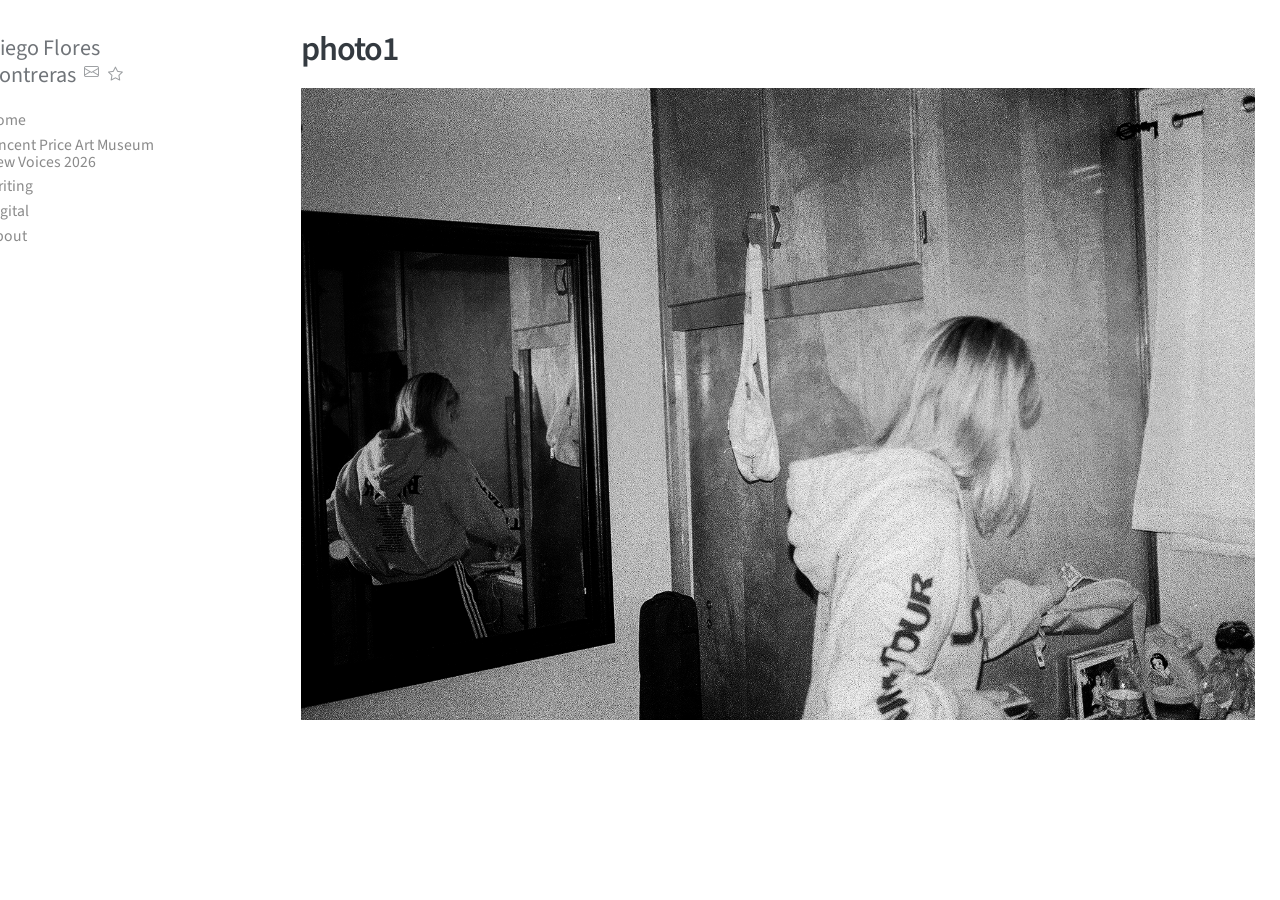
<file: posts/photo1.html>
<!DOCTYPE html>
<html xmlns="http://www.w3.org/1999/xhtml" lang="en" xml:lang="en"><head>

<meta charset="utf-8">
<meta name="generator" content="quarto-1.5.57">

<meta name="viewport" content="width=device-width, initial-scale=1.0, user-scalable=yes">


<title>photo1 – Diego Flores Contreras</title>
<style>
code{white-space: pre-wrap;}
span.smallcaps{font-variant: small-caps;}
div.columns{display: flex; gap: min(4vw, 1.5em);}
div.column{flex: auto; overflow-x: auto;}
div.hanging-indent{margin-left: 1.5em; text-indent: -1.5em;}
ul.task-list{list-style: none;}
ul.task-list li input[type="checkbox"] {
  width: 0.8em;
  margin: 0 0.8em 0.2em -1em; /* quarto-specific, see https://github.com/quarto-dev/quarto-cli/issues/4556 */ 
  vertical-align: middle;
}
</style>


<script src="../site_libs/quarto-nav/quarto-nav.js"></script>
<script src="../site_libs/quarto-nav/headroom.min.js"></script>
<script src="../site_libs/clipboard/clipboard.min.js"></script>
<script src="../site_libs/quarto-search/autocomplete.umd.js"></script>
<script src="../site_libs/quarto-search/fuse.min.js"></script>
<script src="../site_libs/quarto-search/quarto-search.js"></script>
<meta name="quarto:offset" content="../">
<script src="../site_libs/quarto-html/quarto.js"></script>
<script src="../site_libs/quarto-html/popper.min.js"></script>
<script src="../site_libs/quarto-html/tippy.umd.min.js"></script>
<script src="../site_libs/quarto-html/anchor.min.js"></script>
<link href="../site_libs/quarto-html/tippy.css" rel="stylesheet">
<link href="../site_libs/quarto-html/quarto-syntax-highlighting.css" rel="stylesheet" id="quarto-text-highlighting-styles">
<script src="../site_libs/bootstrap/bootstrap.min.js"></script>
<link href="../site_libs/bootstrap/bootstrap-icons.css" rel="stylesheet">
<link href="../site_libs/bootstrap/bootstrap.min.css" rel="stylesheet" id="quarto-bootstrap" data-mode="light">
<script id="quarto-search-options" type="application/json">{
  "location": "sidebar",
  "copy-button": false,
  "collapse-after": 3,
  "panel-placement": "start",
  "type": "textbox",
  "limit": 50,
  "keyboard-shortcut": [
    "f",
    "/",
    "s"
  ],
  "show-item-context": false,
  "language": {
    "search-no-results-text": "No results",
    "search-matching-documents-text": "matching documents",
    "search-copy-link-title": "Copy link to search",
    "search-hide-matches-text": "Hide additional matches",
    "search-more-match-text": "more match in this document",
    "search-more-matches-text": "more matches in this document",
    "search-clear-button-title": "Clear",
    "search-text-placeholder": "",
    "search-detached-cancel-button-title": "Cancel",
    "search-submit-button-title": "Submit",
    "search-label": "Search"
  }
}</script>


</head>

<body class="nav-sidebar floating">

<div id="quarto-search-results"></div>
  <header id="quarto-header" class="headroom fixed-top">
  <nav class="quarto-secondary-nav">
    <div class="container-fluid d-flex">
      <button type="button" class="quarto-btn-toggle btn" data-bs-toggle="collapse" role="button" data-bs-target=".quarto-sidebar-collapse-item" aria-controls="quarto-sidebar" aria-expanded="false" aria-label="Toggle sidebar navigation" onclick="if (window.quartoToggleHeadroom) { window.quartoToggleHeadroom(); }">
        <i class="bi bi-layout-text-sidebar-reverse"></i>
      </button>
        <nav class="quarto-page-breadcrumbs" aria-label="breadcrumb"><ol class="breadcrumb"><li class="breadcrumb-item">
      Diego Flores Contreras
      </li></ol></nav>
        <a class="flex-grow-1" role="navigation" data-bs-toggle="collapse" data-bs-target=".quarto-sidebar-collapse-item" aria-controls="quarto-sidebar" aria-expanded="false" aria-label="Toggle sidebar navigation" onclick="if (window.quartoToggleHeadroom) { window.quartoToggleHeadroom(); }">      
        </a>
    </div>
  </nav>
</header>
<!-- content -->
<div id="quarto-content" class="quarto-container page-columns page-rows-contents page-layout-full">
<!-- sidebar -->
  <nav id="quarto-sidebar" class="sidebar collapse collapse-horizontal quarto-sidebar-collapse-item sidebar-navigation floating overflow-auto">
    <div class="pt-lg-2 mt-2 text-left sidebar-header">
    <div class="sidebar-title mb-0 py-0">
      <a href="../">Diego Flores Contreras</a> 
        <div class="sidebar-tools-main">
    <a href="mailto:diegoflores48493@gmail.com" title="" class="quarto-navigation-tool px-1" aria-label=""><i class="bi bi-envelope"></i></a>
    <div class="dropdown">
      <a href="" title="" id="quarto-navigation-tool-dropdown-0" class="quarto-navigation-tool dropdown-toggle px-1" data-bs-toggle="dropdown" aria-expanded="false" role="link" aria-label=""><i class="bi bi-star"></i></a>
      <ul class="dropdown-menu" aria-labelledby="quarto-navigation-tool-dropdown-0">
          <li>
            <a class="dropdown-item sidebar-tools-main-item" href="https://www.river.site">
            River blog
            </a>
          </li>
      </ul>
    </div>
</div>
    </div>
      </div>
    <div class="sidebar-menu-container"> 
    <ul class="list-unstyled mt-1">
        <li class="sidebar-item">
  <div class="sidebar-item-container"> 
  <a href="../index.html" class="sidebar-item-text sidebar-link">
 <span class="menu-text">Home</span></a>
  </div>
</li>
        <li class="sidebar-item">
  <div class="sidebar-item-container"> 
  <a href="../elac.html" class="sidebar-item-text sidebar-link">
 <span class="menu-text">Vincent Price Art Museum New Voices 2026</span></a>
  </div>
</li>
        <li class="sidebar-item">
  <div class="sidebar-item-container"> 
  <a href="../writings.html" class="sidebar-item-text sidebar-link">
 <span class="menu-text">Writing</span></a>
  </div>
</li>
        <li class="sidebar-item">
  <div class="sidebar-item-container"> 
  <a href="../photoshop.html" class="sidebar-item-text sidebar-link">
 <span class="menu-text">Digital</span></a>
  </div>
</li>
        <li class="sidebar-item">
  <div class="sidebar-item-container"> 
  <a href="../about.html" class="sidebar-item-text sidebar-link">
 <span class="menu-text">About</span></a>
  </div>
</li>
    </ul>
    </div>
</nav>
<div id="quarto-sidebar-glass" class="quarto-sidebar-collapse-item" data-bs-toggle="collapse" data-bs-target=".quarto-sidebar-collapse-item"></div>
<!-- margin-sidebar -->
    
<!-- main -->
<main class="content column-page-right" id="quarto-document-content">

<header id="title-block-header" class="quarto-title-block default">
<div class="quarto-title">
<h1 class="title">photo1</h1>
</div>



<div class="quarto-title-meta column-page-right">

    
  
    
  </div>
  


</header>


<p><img src="../images/vivi w mirror.jpg" class="img-fluid"></p>



</main> <!-- /main -->
<script id="quarto-html-after-body" type="application/javascript">
window.document.addEventListener("DOMContentLoaded", function (event) {
  const toggleBodyColorMode = (bsSheetEl) => {
    const mode = bsSheetEl.getAttribute("data-mode");
    const bodyEl = window.document.querySelector("body");
    if (mode === "dark") {
      bodyEl.classList.add("quarto-dark");
      bodyEl.classList.remove("quarto-light");
    } else {
      bodyEl.classList.add("quarto-light");
      bodyEl.classList.remove("quarto-dark");
    }
  }
  const toggleBodyColorPrimary = () => {
    const bsSheetEl = window.document.querySelector("link#quarto-bootstrap");
    if (bsSheetEl) {
      toggleBodyColorMode(bsSheetEl);
    }
  }
  toggleBodyColorPrimary();  
  const icon = "";
  const anchorJS = new window.AnchorJS();
  anchorJS.options = {
    placement: 'right',
    icon: icon
  };
  anchorJS.add('.anchored');
  const isCodeAnnotation = (el) => {
    for (const clz of el.classList) {
      if (clz.startsWith('code-annotation-')) {                     
        return true;
      }
    }
    return false;
  }
  const onCopySuccess = function(e) {
    // button target
    const button = e.trigger;
    // don't keep focus
    button.blur();
    // flash "checked"
    button.classList.add('code-copy-button-checked');
    var currentTitle = button.getAttribute("title");
    button.setAttribute("title", "Copied!");
    let tooltip;
    if (window.bootstrap) {
      button.setAttribute("data-bs-toggle", "tooltip");
      button.setAttribute("data-bs-placement", "left");
      button.setAttribute("data-bs-title", "Copied!");
      tooltip = new bootstrap.Tooltip(button, 
        { trigger: "manual", 
          customClass: "code-copy-button-tooltip",
          offset: [0, -8]});
      tooltip.show();    
    }
    setTimeout(function() {
      if (tooltip) {
        tooltip.hide();
        button.removeAttribute("data-bs-title");
        button.removeAttribute("data-bs-toggle");
        button.removeAttribute("data-bs-placement");
      }
      button.setAttribute("title", currentTitle);
      button.classList.remove('code-copy-button-checked');
    }, 1000);
    // clear code selection
    e.clearSelection();
  }
  const getTextToCopy = function(trigger) {
      const codeEl = trigger.previousElementSibling.cloneNode(true);
      for (const childEl of codeEl.children) {
        if (isCodeAnnotation(childEl)) {
          childEl.remove();
        }
      }
      return codeEl.innerText;
  }
  const clipboard = new window.ClipboardJS('.code-copy-button:not([data-in-quarto-modal])', {
    text: getTextToCopy
  });
  clipboard.on('success', onCopySuccess);
  if (window.document.getElementById('quarto-embedded-source-code-modal')) {
    // For code content inside modals, clipBoardJS needs to be initialized with a container option
    // TODO: Check when it could be a function (https://github.com/zenorocha/clipboard.js/issues/860)
    const clipboardModal = new window.ClipboardJS('.code-copy-button[data-in-quarto-modal]', {
      text: getTextToCopy,
      container: window.document.getElementById('quarto-embedded-source-code-modal')
    });
    clipboardModal.on('success', onCopySuccess);
  }
    var localhostRegex = new RegExp(/^(?:http|https):\/\/localhost\:?[0-9]*\//);
    var mailtoRegex = new RegExp(/^mailto:/);
      var filterRegex = new RegExp("https:\/\/diegoflores\.studio");
    var isInternal = (href) => {
        return filterRegex.test(href) || localhostRegex.test(href) || mailtoRegex.test(href);
    }
    // Inspect non-navigation links and adorn them if external
 	var links = window.document.querySelectorAll('a[href]:not(.nav-link):not(.navbar-brand):not(.toc-action):not(.sidebar-link):not(.sidebar-item-toggle):not(.pagination-link):not(.no-external):not([aria-hidden]):not(.dropdown-item):not(.quarto-navigation-tool):not(.about-link)');
    for (var i=0; i<links.length; i++) {
      const link = links[i];
      if (!isInternal(link.href)) {
        // undo the damage that might have been done by quarto-nav.js in the case of
        // links that we want to consider external
        if (link.dataset.originalHref !== undefined) {
          link.href = link.dataset.originalHref;
        }
      }
    }
  function tippyHover(el, contentFn, onTriggerFn, onUntriggerFn) {
    const config = {
      allowHTML: true,
      maxWidth: 500,
      delay: 100,
      arrow: false,
      appendTo: function(el) {
          return el.parentElement;
      },
      interactive: true,
      interactiveBorder: 10,
      theme: 'quarto',
      placement: 'bottom-start',
    };
    if (contentFn) {
      config.content = contentFn;
    }
    if (onTriggerFn) {
      config.onTrigger = onTriggerFn;
    }
    if (onUntriggerFn) {
      config.onUntrigger = onUntriggerFn;
    }
    window.tippy(el, config); 
  }
  const noterefs = window.document.querySelectorAll('a[role="doc-noteref"]');
  for (var i=0; i<noterefs.length; i++) {
    const ref = noterefs[i];
    tippyHover(ref, function() {
      // use id or data attribute instead here
      let href = ref.getAttribute('data-footnote-href') || ref.getAttribute('href');
      try { href = new URL(href).hash; } catch {}
      const id = href.replace(/^#\/?/, "");
      const note = window.document.getElementById(id);
      if (note) {
        return note.innerHTML;
      } else {
        return "";
      }
    });
  }
  const xrefs = window.document.querySelectorAll('a.quarto-xref');
  const processXRef = (id, note) => {
    // Strip column container classes
    const stripColumnClz = (el) => {
      el.classList.remove("page-full", "page-columns");
      if (el.children) {
        for (const child of el.children) {
          stripColumnClz(child);
        }
      }
    }
    stripColumnClz(note)
    if (id === null || id.startsWith('sec-')) {
      // Special case sections, only their first couple elements
      const container = document.createElement("div");
      if (note.children && note.children.length > 2) {
        container.appendChild(note.children[0].cloneNode(true));
        for (let i = 1; i < note.children.length; i++) {
          const child = note.children[i];
          if (child.tagName === "P" && child.innerText === "") {
            continue;
          } else {
            container.appendChild(child.cloneNode(true));
            break;
          }
        }
        if (window.Quarto?.typesetMath) {
          window.Quarto.typesetMath(container);
        }
        return container.innerHTML
      } else {
        if (window.Quarto?.typesetMath) {
          window.Quarto.typesetMath(note);
        }
        return note.innerHTML;
      }
    } else {
      // Remove any anchor links if they are present
      const anchorLink = note.querySelector('a.anchorjs-link');
      if (anchorLink) {
        anchorLink.remove();
      }
      if (window.Quarto?.typesetMath) {
        window.Quarto.typesetMath(note);
      }
      // TODO in 1.5, we should make sure this works without a callout special case
      if (note.classList.contains("callout")) {
        return note.outerHTML;
      } else {
        return note.innerHTML;
      }
    }
  }
  for (var i=0; i<xrefs.length; i++) {
    const xref = xrefs[i];
    tippyHover(xref, undefined, function(instance) {
      instance.disable();
      let url = xref.getAttribute('href');
      let hash = undefined; 
      if (url.startsWith('#')) {
        hash = url;
      } else {
        try { hash = new URL(url).hash; } catch {}
      }
      if (hash) {
        const id = hash.replace(/^#\/?/, "");
        const note = window.document.getElementById(id);
        if (note !== null) {
          try {
            const html = processXRef(id, note.cloneNode(true));
            instance.setContent(html);
          } finally {
            instance.enable();
            instance.show();
          }
        } else {
          // See if we can fetch this
          fetch(url.split('#')[0])
          .then(res => res.text())
          .then(html => {
            const parser = new DOMParser();
            const htmlDoc = parser.parseFromString(html, "text/html");
            const note = htmlDoc.getElementById(id);
            if (note !== null) {
              const html = processXRef(id, note);
              instance.setContent(html);
            } 
          }).finally(() => {
            instance.enable();
            instance.show();
          });
        }
      } else {
        // See if we can fetch a full url (with no hash to target)
        // This is a special case and we should probably do some content thinning / targeting
        fetch(url)
        .then(res => res.text())
        .then(html => {
          const parser = new DOMParser();
          const htmlDoc = parser.parseFromString(html, "text/html");
          const note = htmlDoc.querySelector('main.content');
          if (note !== null) {
            // This should only happen for chapter cross references
            // (since there is no id in the URL)
            // remove the first header
            if (note.children.length > 0 && note.children[0].tagName === "HEADER") {
              note.children[0].remove();
            }
            const html = processXRef(null, note);
            instance.setContent(html);
          } 
        }).finally(() => {
          instance.enable();
          instance.show();
        });
      }
    }, function(instance) {
    });
  }
      let selectedAnnoteEl;
      const selectorForAnnotation = ( cell, annotation) => {
        let cellAttr = 'data-code-cell="' + cell + '"';
        let lineAttr = 'data-code-annotation="' +  annotation + '"';
        const selector = 'span[' + cellAttr + '][' + lineAttr + ']';
        return selector;
      }
      const selectCodeLines = (annoteEl) => {
        const doc = window.document;
        const targetCell = annoteEl.getAttribute("data-target-cell");
        const targetAnnotation = annoteEl.getAttribute("data-target-annotation");
        const annoteSpan = window.document.querySelector(selectorForAnnotation(targetCell, targetAnnotation));
        const lines = annoteSpan.getAttribute("data-code-lines").split(",");
        const lineIds = lines.map((line) => {
          return targetCell + "-" + line;
        })
        let top = null;
        let height = null;
        let parent = null;
        if (lineIds.length > 0) {
            //compute the position of the single el (top and bottom and make a div)
            const el = window.document.getElementById(lineIds[0]);
            top = el.offsetTop;
            height = el.offsetHeight;
            parent = el.parentElement.parentElement;
          if (lineIds.length > 1) {
            const lastEl = window.document.getElementById(lineIds[lineIds.length - 1]);
            const bottom = lastEl.offsetTop + lastEl.offsetHeight;
            height = bottom - top;
          }
          if (top !== null && height !== null && parent !== null) {
            // cook up a div (if necessary) and position it 
            let div = window.document.getElementById("code-annotation-line-highlight");
            if (div === null) {
              div = window.document.createElement("div");
              div.setAttribute("id", "code-annotation-line-highlight");
              div.style.position = 'absolute';
              parent.appendChild(div);
            }
            div.style.top = top - 2 + "px";
            div.style.height = height + 4 + "px";
            div.style.left = 0;
            let gutterDiv = window.document.getElementById("code-annotation-line-highlight-gutter");
            if (gutterDiv === null) {
              gutterDiv = window.document.createElement("div");
              gutterDiv.setAttribute("id", "code-annotation-line-highlight-gutter");
              gutterDiv.style.position = 'absolute';
              const codeCell = window.document.getElementById(targetCell);
              const gutter = codeCell.querySelector('.code-annotation-gutter');
              gutter.appendChild(gutterDiv);
            }
            gutterDiv.style.top = top - 2 + "px";
            gutterDiv.style.height = height + 4 + "px";
          }
          selectedAnnoteEl = annoteEl;
        }
      };
      const unselectCodeLines = () => {
        const elementsIds = ["code-annotation-line-highlight", "code-annotation-line-highlight-gutter"];
        elementsIds.forEach((elId) => {
          const div = window.document.getElementById(elId);
          if (div) {
            div.remove();
          }
        });
        selectedAnnoteEl = undefined;
      };
        // Handle positioning of the toggle
    window.addEventListener(
      "resize",
      throttle(() => {
        elRect = undefined;
        if (selectedAnnoteEl) {
          selectCodeLines(selectedAnnoteEl);
        }
      }, 10)
    );
    function throttle(fn, ms) {
    let throttle = false;
    let timer;
      return (...args) => {
        if(!throttle) { // first call gets through
            fn.apply(this, args);
            throttle = true;
        } else { // all the others get throttled
            if(timer) clearTimeout(timer); // cancel #2
            timer = setTimeout(() => {
              fn.apply(this, args);
              timer = throttle = false;
            }, ms);
        }
      };
    }
      // Attach click handler to the DT
      const annoteDls = window.document.querySelectorAll('dt[data-target-cell]');
      for (const annoteDlNode of annoteDls) {
        annoteDlNode.addEventListener('click', (event) => {
          const clickedEl = event.target;
          if (clickedEl !== selectedAnnoteEl) {
            unselectCodeLines();
            const activeEl = window.document.querySelector('dt[data-target-cell].code-annotation-active');
            if (activeEl) {
              activeEl.classList.remove('code-annotation-active');
            }
            selectCodeLines(clickedEl);
            clickedEl.classList.add('code-annotation-active');
          } else {
            // Unselect the line
            unselectCodeLines();
            clickedEl.classList.remove('code-annotation-active');
          }
        });
      }
  const findCites = (el) => {
    const parentEl = el.parentElement;
    if (parentEl) {
      const cites = parentEl.dataset.cites;
      if (cites) {
        return {
          el,
          cites: cites.split(' ')
        };
      } else {
        return findCites(el.parentElement)
      }
    } else {
      return undefined;
    }
  };
  var bibliorefs = window.document.querySelectorAll('a[role="doc-biblioref"]');
  for (var i=0; i<bibliorefs.length; i++) {
    const ref = bibliorefs[i];
    const citeInfo = findCites(ref);
    if (citeInfo) {
      tippyHover(citeInfo.el, function() {
        var popup = window.document.createElement('div');
        citeInfo.cites.forEach(function(cite) {
          var citeDiv = window.document.createElement('div');
          citeDiv.classList.add('hanging-indent');
          citeDiv.classList.add('csl-entry');
          var biblioDiv = window.document.getElementById('ref-' + cite);
          if (biblioDiv) {
            citeDiv.innerHTML = biblioDiv.innerHTML;
          }
          popup.appendChild(citeDiv);
        });
        return popup.innerHTML;
      });
    }
  }
});
</script>
</div> <!-- /content -->




</body></html>
</file>
<file: site_libs/quarto-html/tippy.css>
.tippy-box[data-animation=fade][data-state=hidden]{opacity:0}[data-tippy-root]{max-width:calc(100vw - 10px)}.tippy-box{position:relative;background-color:#333;color:#fff;border-radius:4px;font-size:14px;line-height:1.4;white-space:normal;outline:0;transition-property:transform,visibility,opacity}.tippy-box[data-placement^=top]>.tippy-arrow{bottom:0}.tippy-box[data-placement^=top]>.tippy-arrow:before{bottom:-7px;left:0;border-width:8px 8px 0;border-top-color:initial;transform-origin:center top}.tippy-box[data-placement^=bottom]>.tippy-arrow{top:0}.tippy-box[data-placement^=bottom]>.tippy-arrow:before{top:-7px;left:0;border-width:0 8px 8px;border-bottom-color:initial;transform-origin:center bottom}.tippy-box[data-placement^=left]>.tippy-arrow{right:0}.tippy-box[data-placement^=left]>.tippy-arrow:before{border-width:8px 0 8px 8px;border-left-color:initial;right:-7px;transform-origin:center left}.tippy-box[data-placement^=right]>.tippy-arrow{left:0}.tippy-box[data-placement^=right]>.tippy-arrow:before{left:-7px;border-width:8px 8px 8px 0;border-right-color:initial;transform-origin:center right}.tippy-box[data-inertia][data-state=visible]{transition-timing-function:cubic-bezier(.54,1.5,.38,1.11)}.tippy-arrow{width:16px;height:16px;color:#333}.tippy-arrow:before{content:"";position:absolute;border-color:transparent;border-style:solid}.tippy-content{position:relative;padding:5px 9px;z-index:1}
</file>
<file: site_libs/quarto-html/quarto-syntax-highlighting.css>
/* quarto syntax highlight colors */
:root {
  --quarto-hl-ot-color: #003B4F;
  --quarto-hl-at-color: #657422;
  --quarto-hl-ss-color: #20794D;
  --quarto-hl-an-color: #5E5E5E;
  --quarto-hl-fu-color: #4758AB;
  --quarto-hl-st-color: #20794D;
  --quarto-hl-cf-color: #003B4F;
  --quarto-hl-op-color: #5E5E5E;
  --quarto-hl-er-color: #AD0000;
  --quarto-hl-bn-color: #AD0000;
  --quarto-hl-al-color: #AD0000;
  --quarto-hl-va-color: #111111;
  --quarto-hl-bu-color: inherit;
  --quarto-hl-ex-color: inherit;
  --quarto-hl-pp-color: #AD0000;
  --quarto-hl-in-color: #5E5E5E;
  --quarto-hl-vs-color: #20794D;
  --quarto-hl-wa-color: #5E5E5E;
  --quarto-hl-do-color: #5E5E5E;
  --quarto-hl-im-color: #00769E;
  --quarto-hl-ch-color: #20794D;
  --quarto-hl-dt-color: #AD0000;
  --quarto-hl-fl-color: #AD0000;
  --quarto-hl-co-color: #5E5E5E;
  --quarto-hl-cv-color: #5E5E5E;
  --quarto-hl-cn-color: #8f5902;
  --quarto-hl-sc-color: #5E5E5E;
  --quarto-hl-dv-color: #AD0000;
  --quarto-hl-kw-color: #003B4F;
}

/* other quarto variables */
:root {
  --quarto-font-monospace: SFMono-Regular, Menlo, Monaco, Consolas, "Liberation Mono", "Courier New", monospace;
}

pre > code.sourceCode > span {
  color: #003B4F;
}

code span {
  color: #003B4F;
}

code.sourceCode > span {
  color: #003B4F;
}

div.sourceCode,
div.sourceCode pre.sourceCode {
  color: #003B4F;
}

code span.ot {
  color: #003B4F;
  font-style: inherit;
}

code span.at {
  color: #657422;
  font-style: inherit;
}

code span.ss {
  color: #20794D;
  font-style: inherit;
}

code span.an {
  color: #5E5E5E;
  font-style: inherit;
}

code span.fu {
  color: #4758AB;
  font-style: inherit;
}

code span.st {
  color: #20794D;
  font-style: inherit;
}

code span.cf {
  color: #003B4F;
  font-weight: bold;
  font-style: inherit;
}

code span.op {
  color: #5E5E5E;
  font-style: inherit;
}

code span.er {
  color: #AD0000;
  font-style: inherit;
}

code span.bn {
  color: #AD0000;
  font-style: inherit;
}

code span.al {
  color: #AD0000;
  font-style: inherit;
}

code span.va {
  color: #111111;
  font-style: inherit;
}

code span.bu {
  font-style: inherit;
}

code span.ex {
  font-style: inherit;
}

code span.pp {
  color: #AD0000;
  font-style: inherit;
}

code span.in {
  color: #5E5E5E;
  font-style: inherit;
}

code span.vs {
  color: #20794D;
  font-style: inherit;
}

code span.wa {
  color: #5E5E5E;
  font-style: italic;
}

code span.do {
  color: #5E5E5E;
  font-style: italic;
}

code span.im {
  color: #00769E;
  font-style: inherit;
}

code span.ch {
  color: #20794D;
  font-style: inherit;
}

code span.dt {
  color: #AD0000;
  font-style: inherit;
}

code span.fl {
  color: #AD0000;
  font-style: inherit;
}

code span.co {
  color: #5E5E5E;
  font-style: inherit;
}

code span.cv {
  color: #5E5E5E;
  font-style: italic;
}

code span.cn {
  color: #8f5902;
  font-style: inherit;
}

code span.sc {
  color: #5E5E5E;
  font-style: inherit;
}

code span.dv {
  color: #AD0000;
  font-style: inherit;
}

code span.kw {
  color: #003B4F;
  font-weight: bold;
  font-style: inherit;
}

.prevent-inlining {
  content: "</";
}

/*# sourceMappingURL=debc5d5d77c3f9108843748ff7464032.css.map */
</file>
